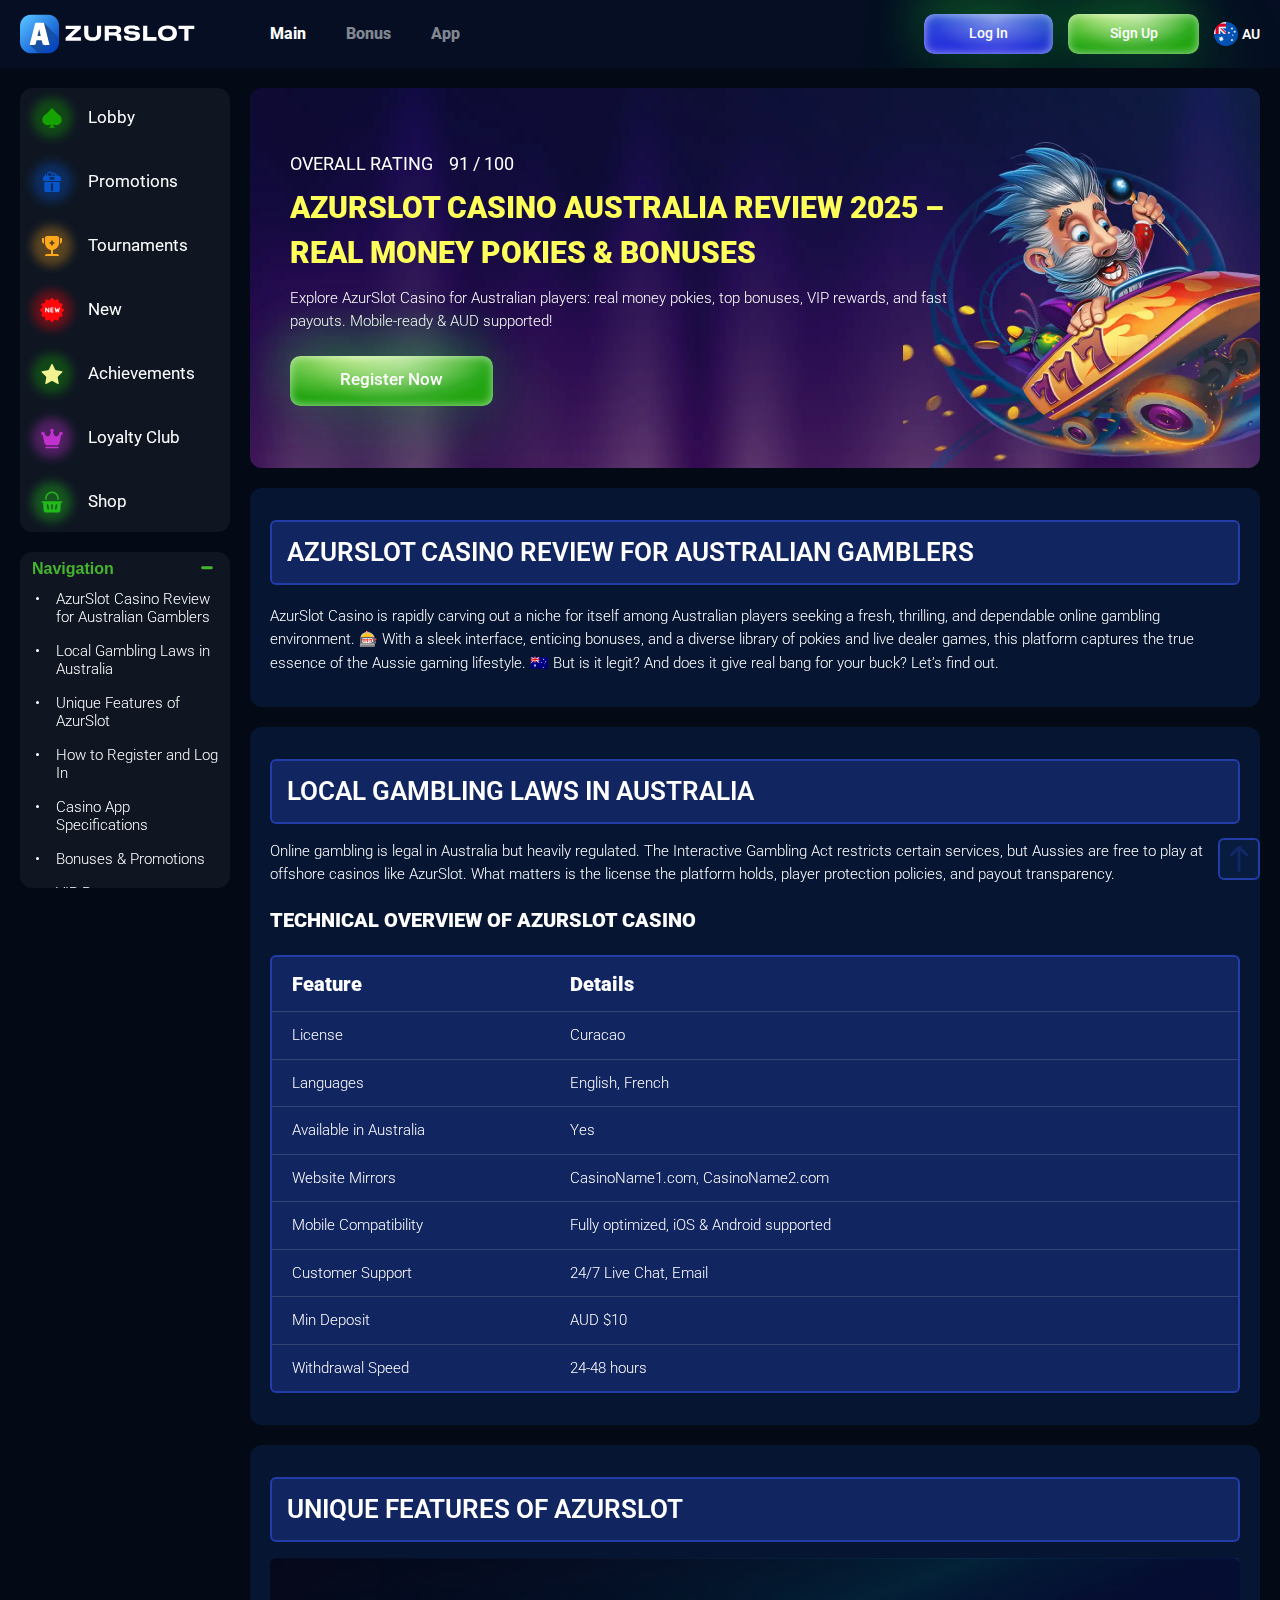
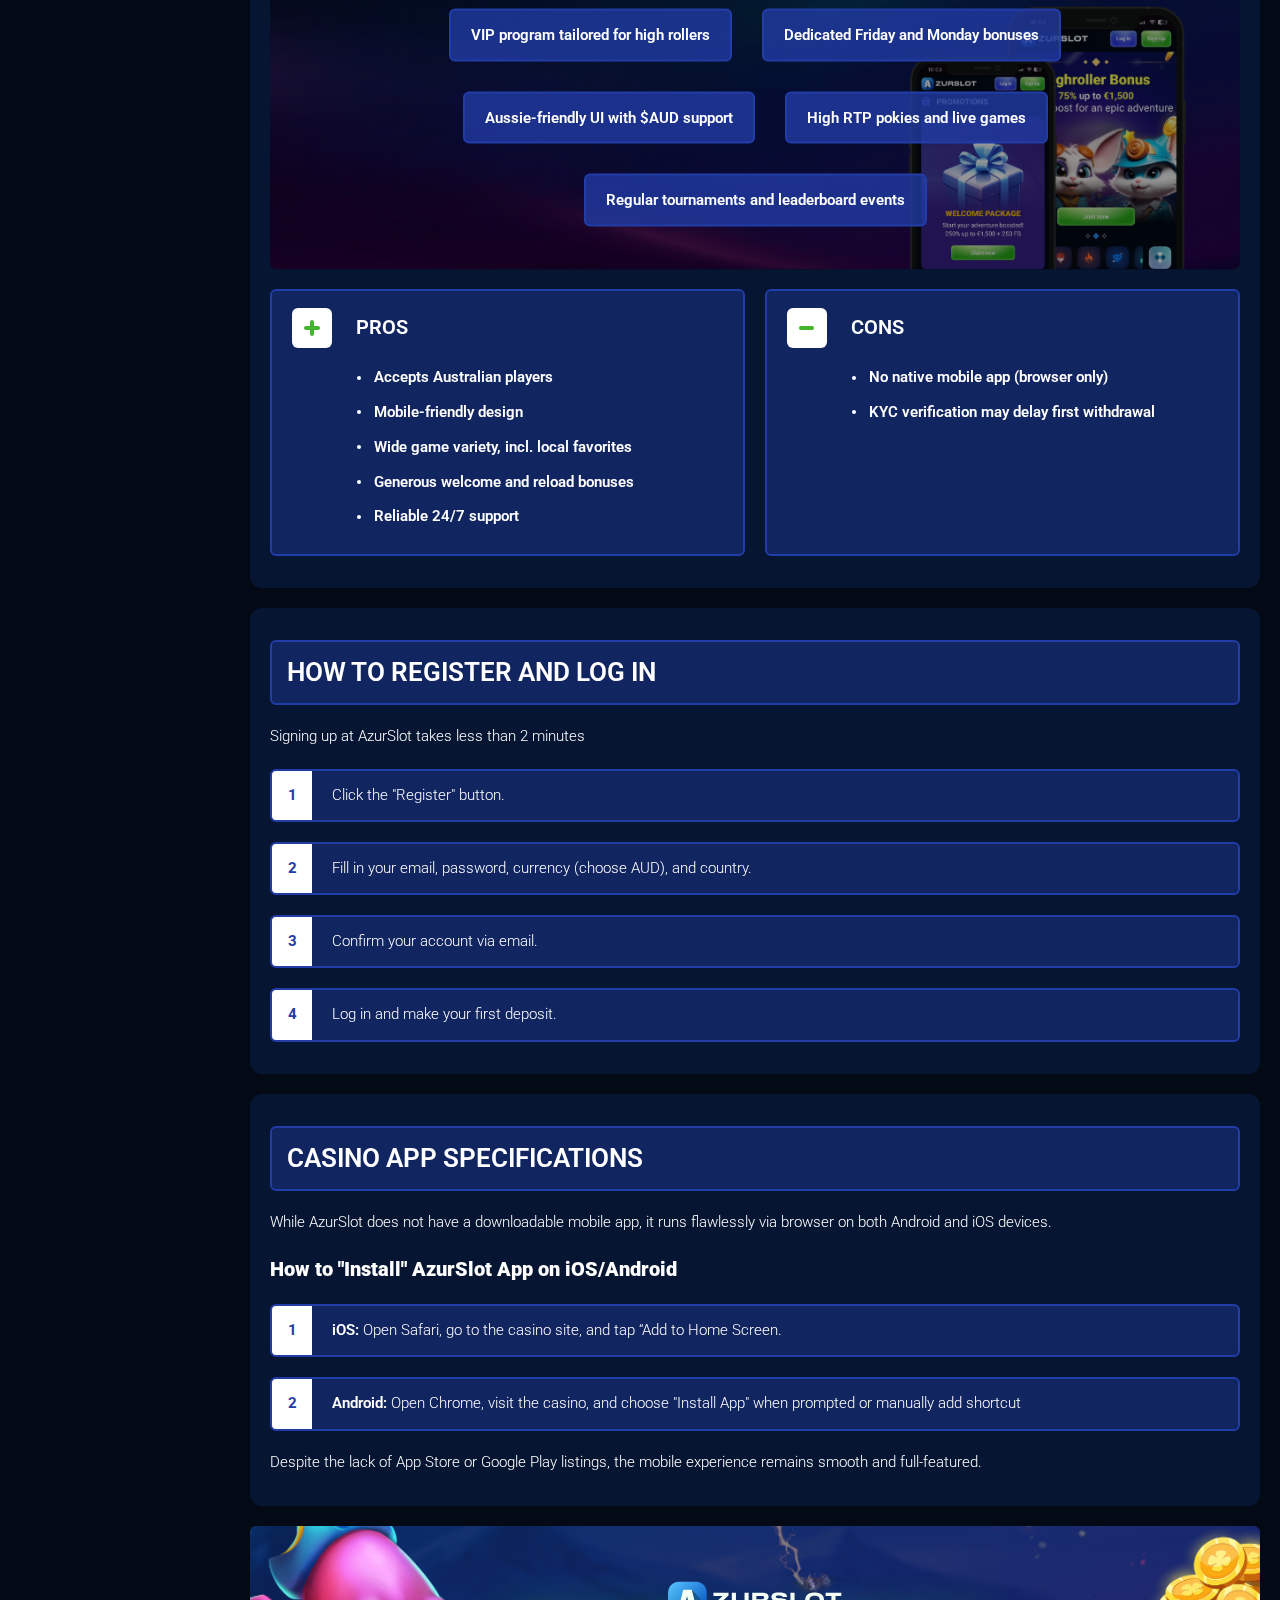
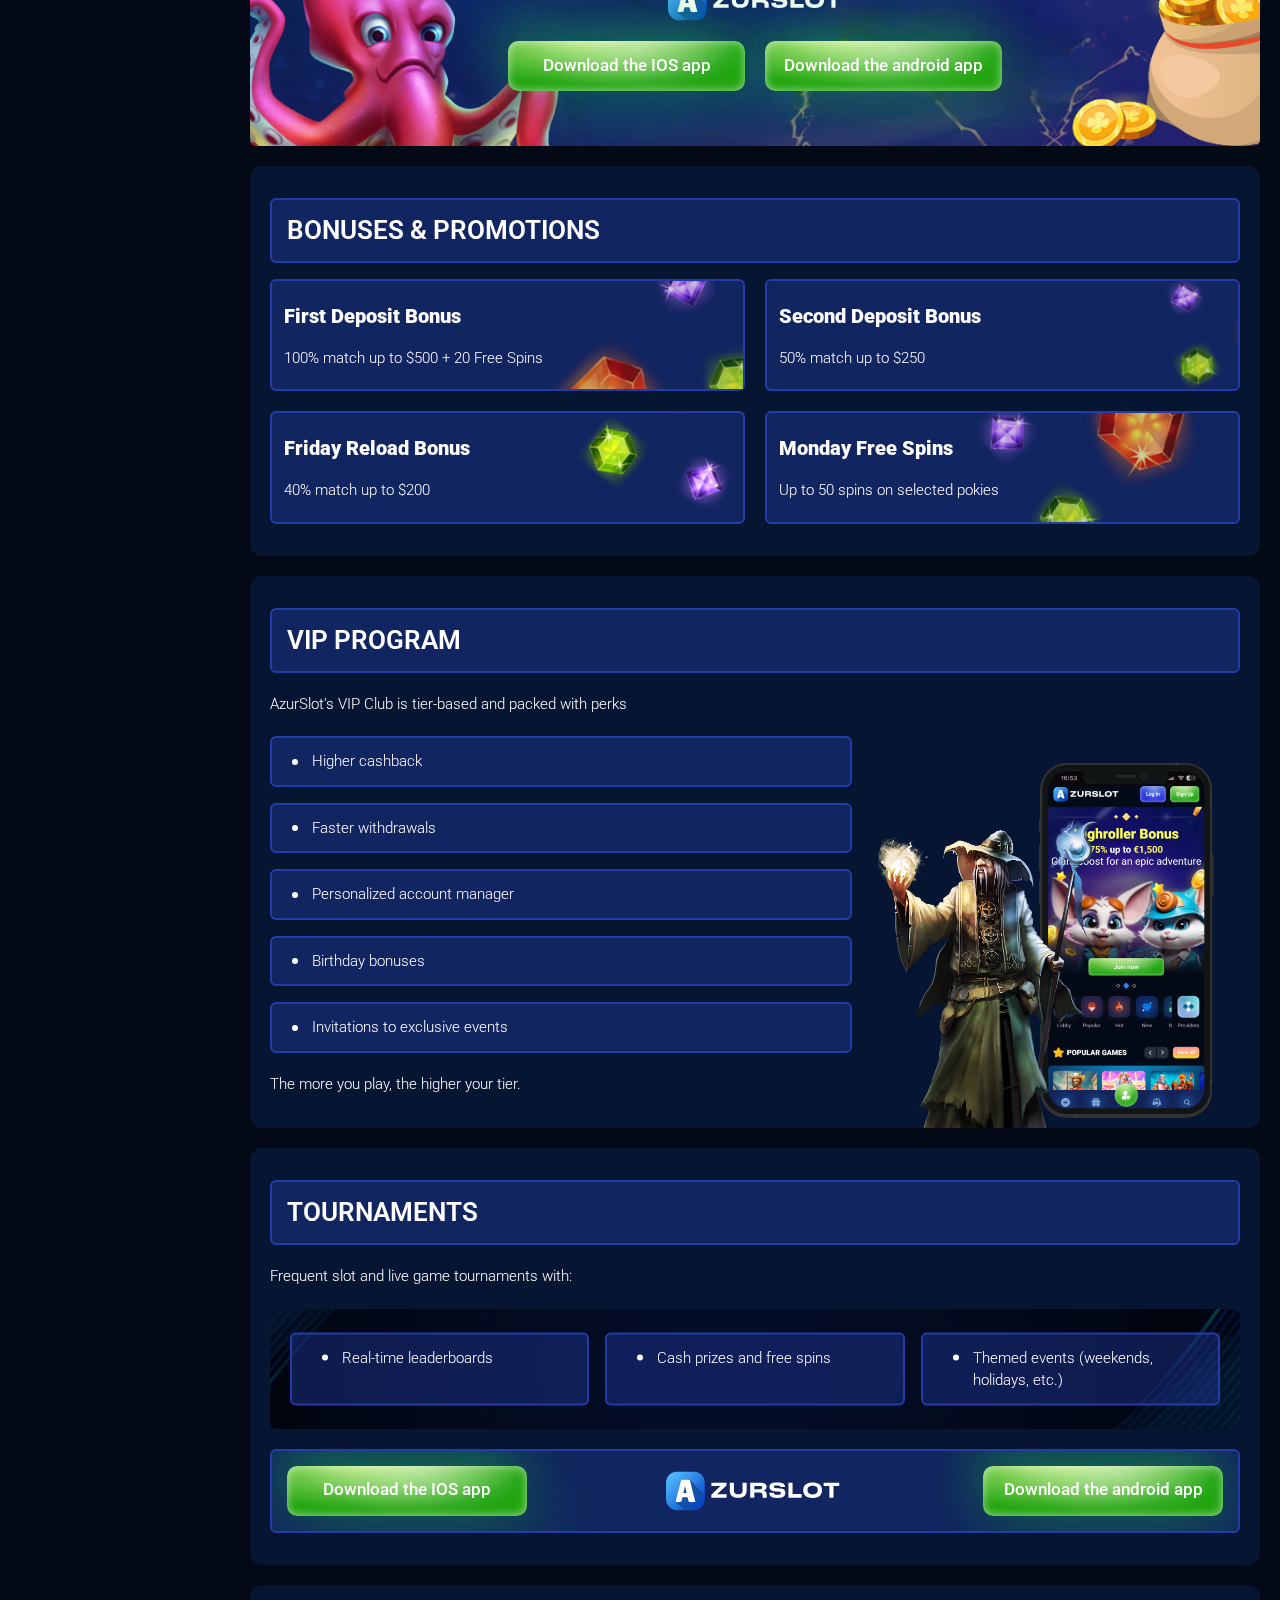
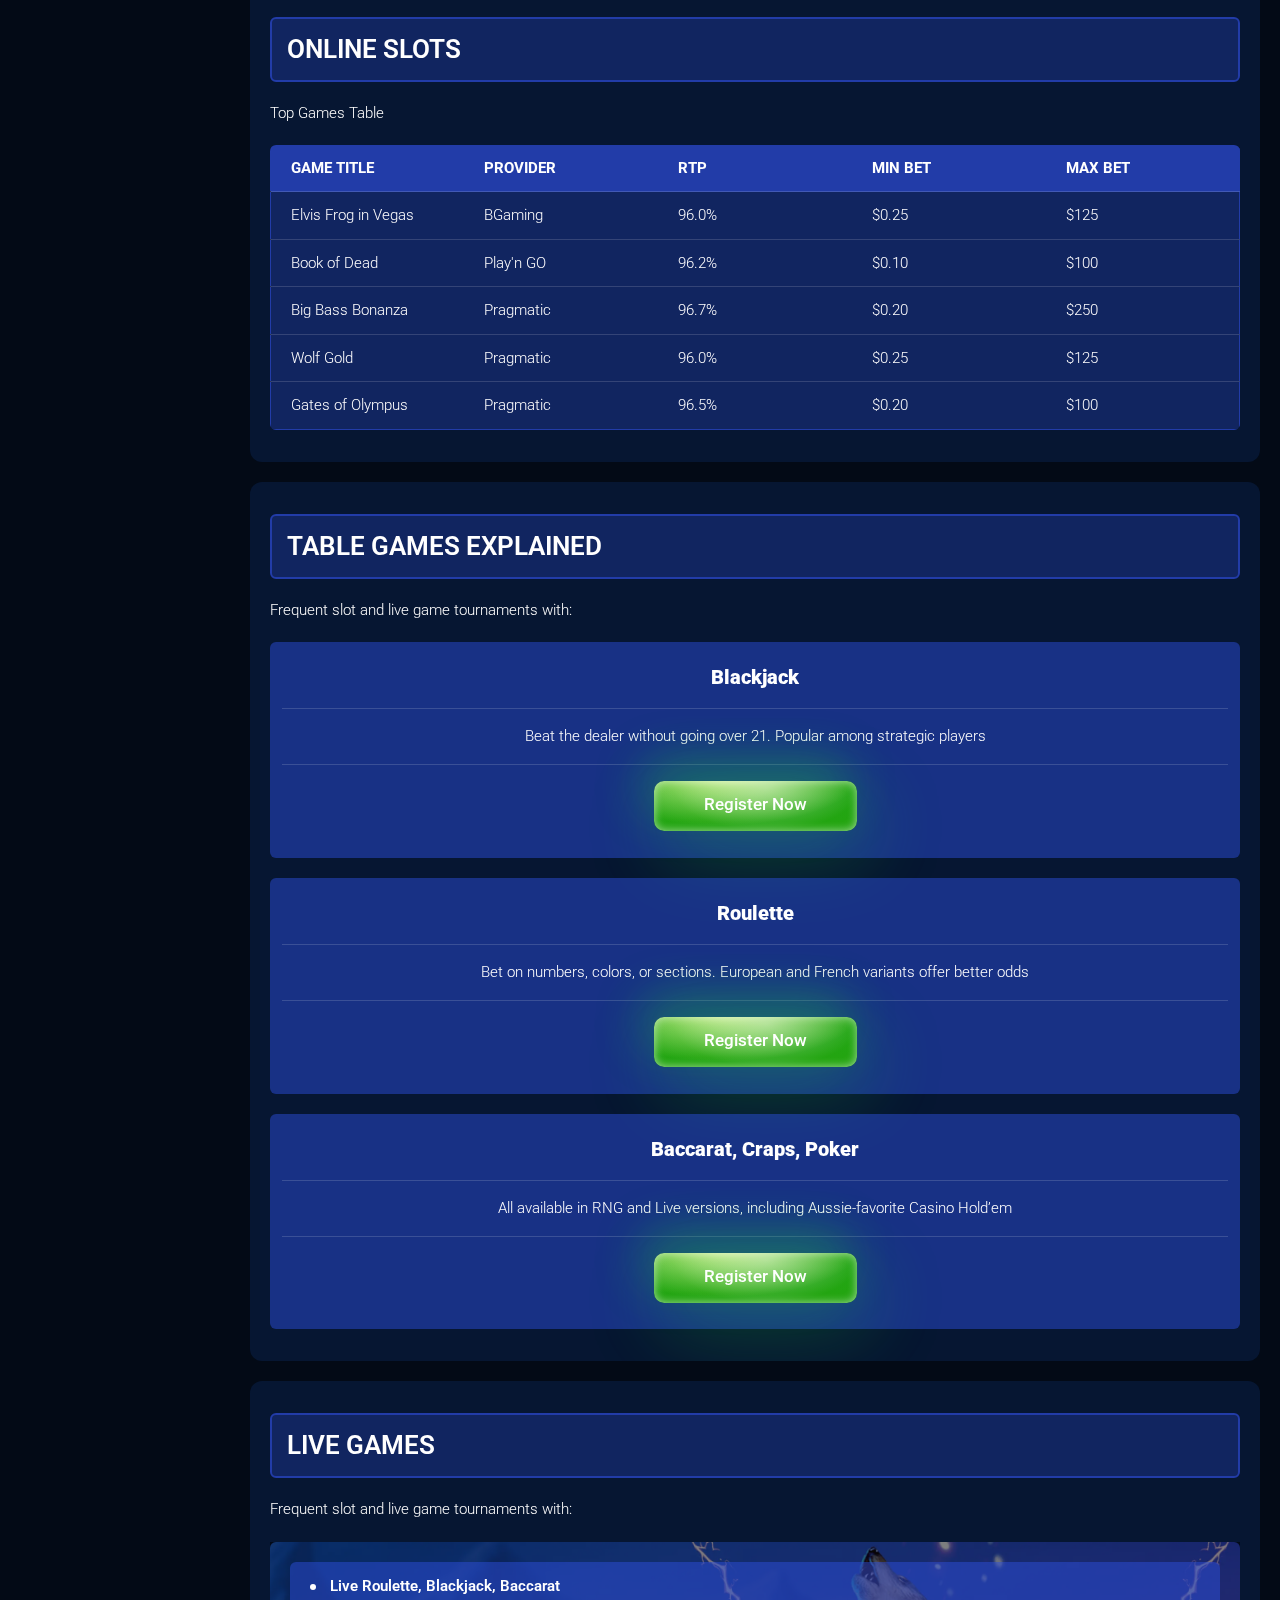
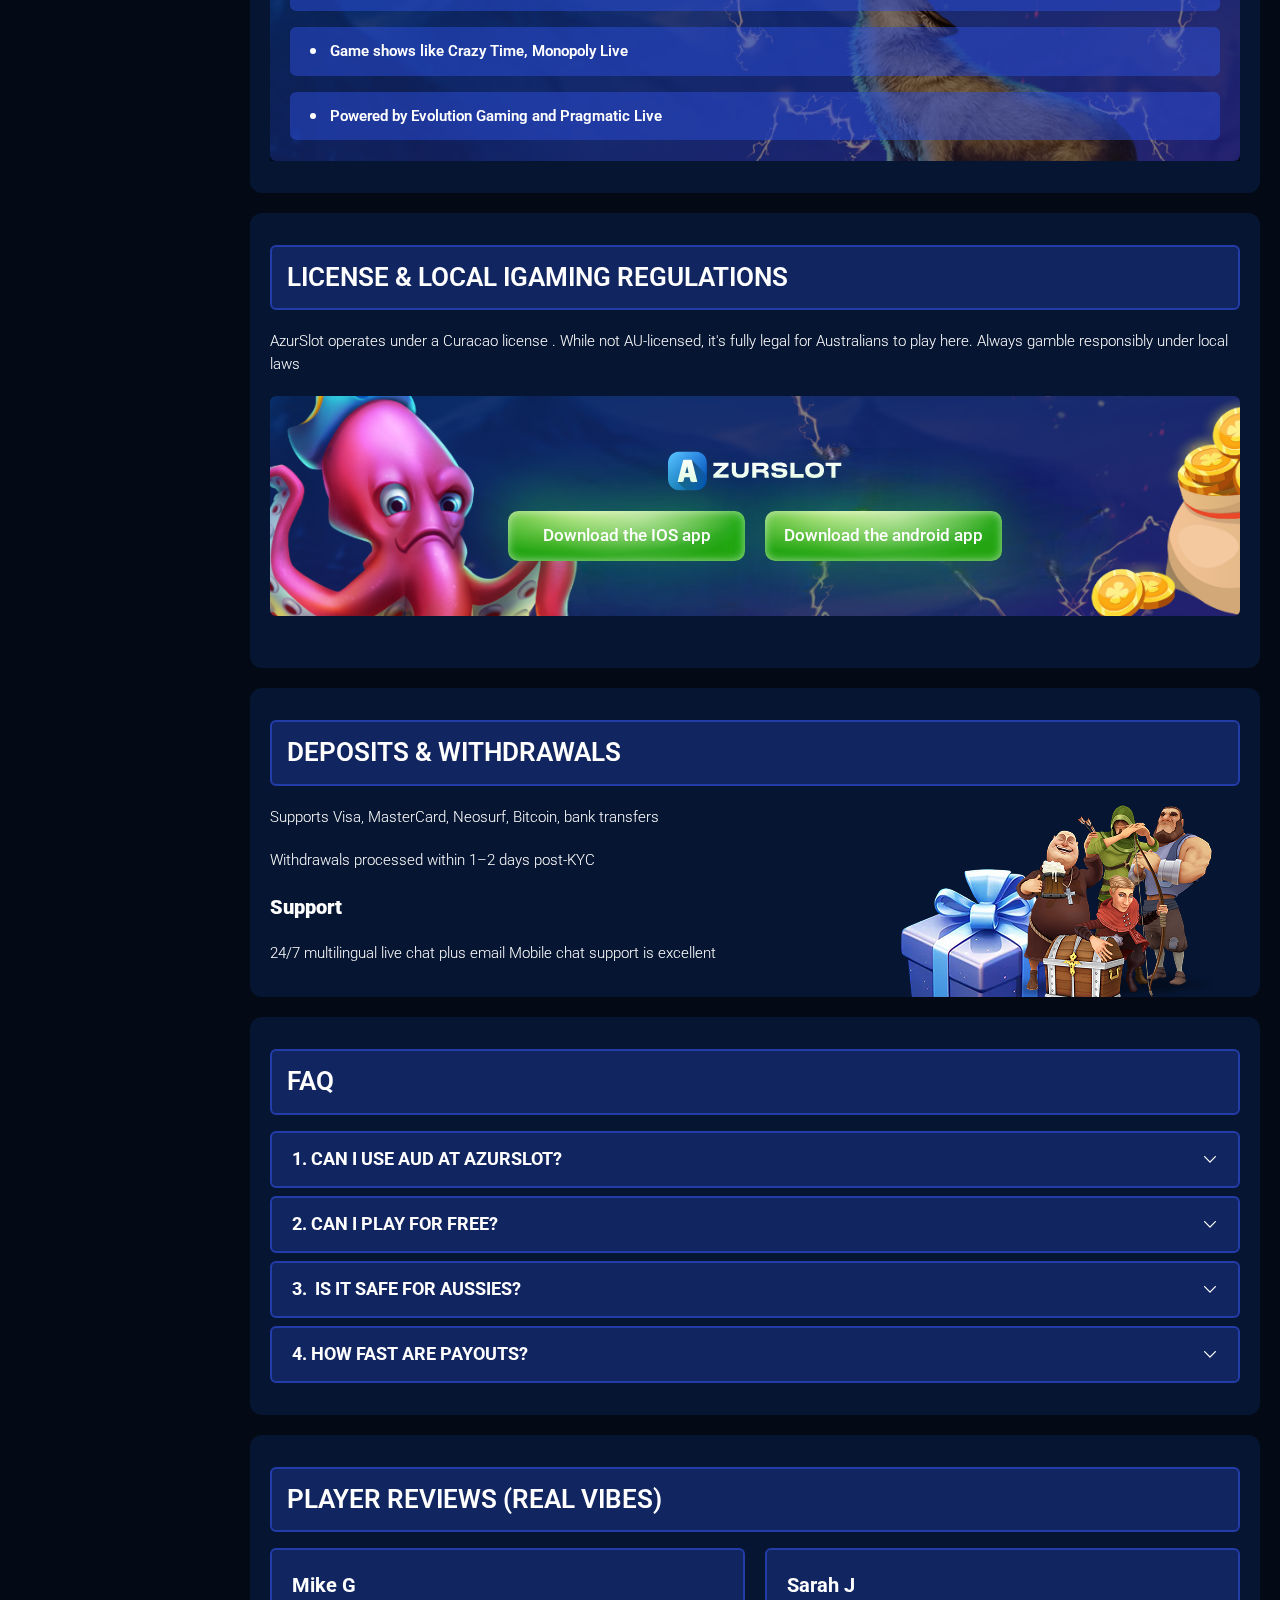
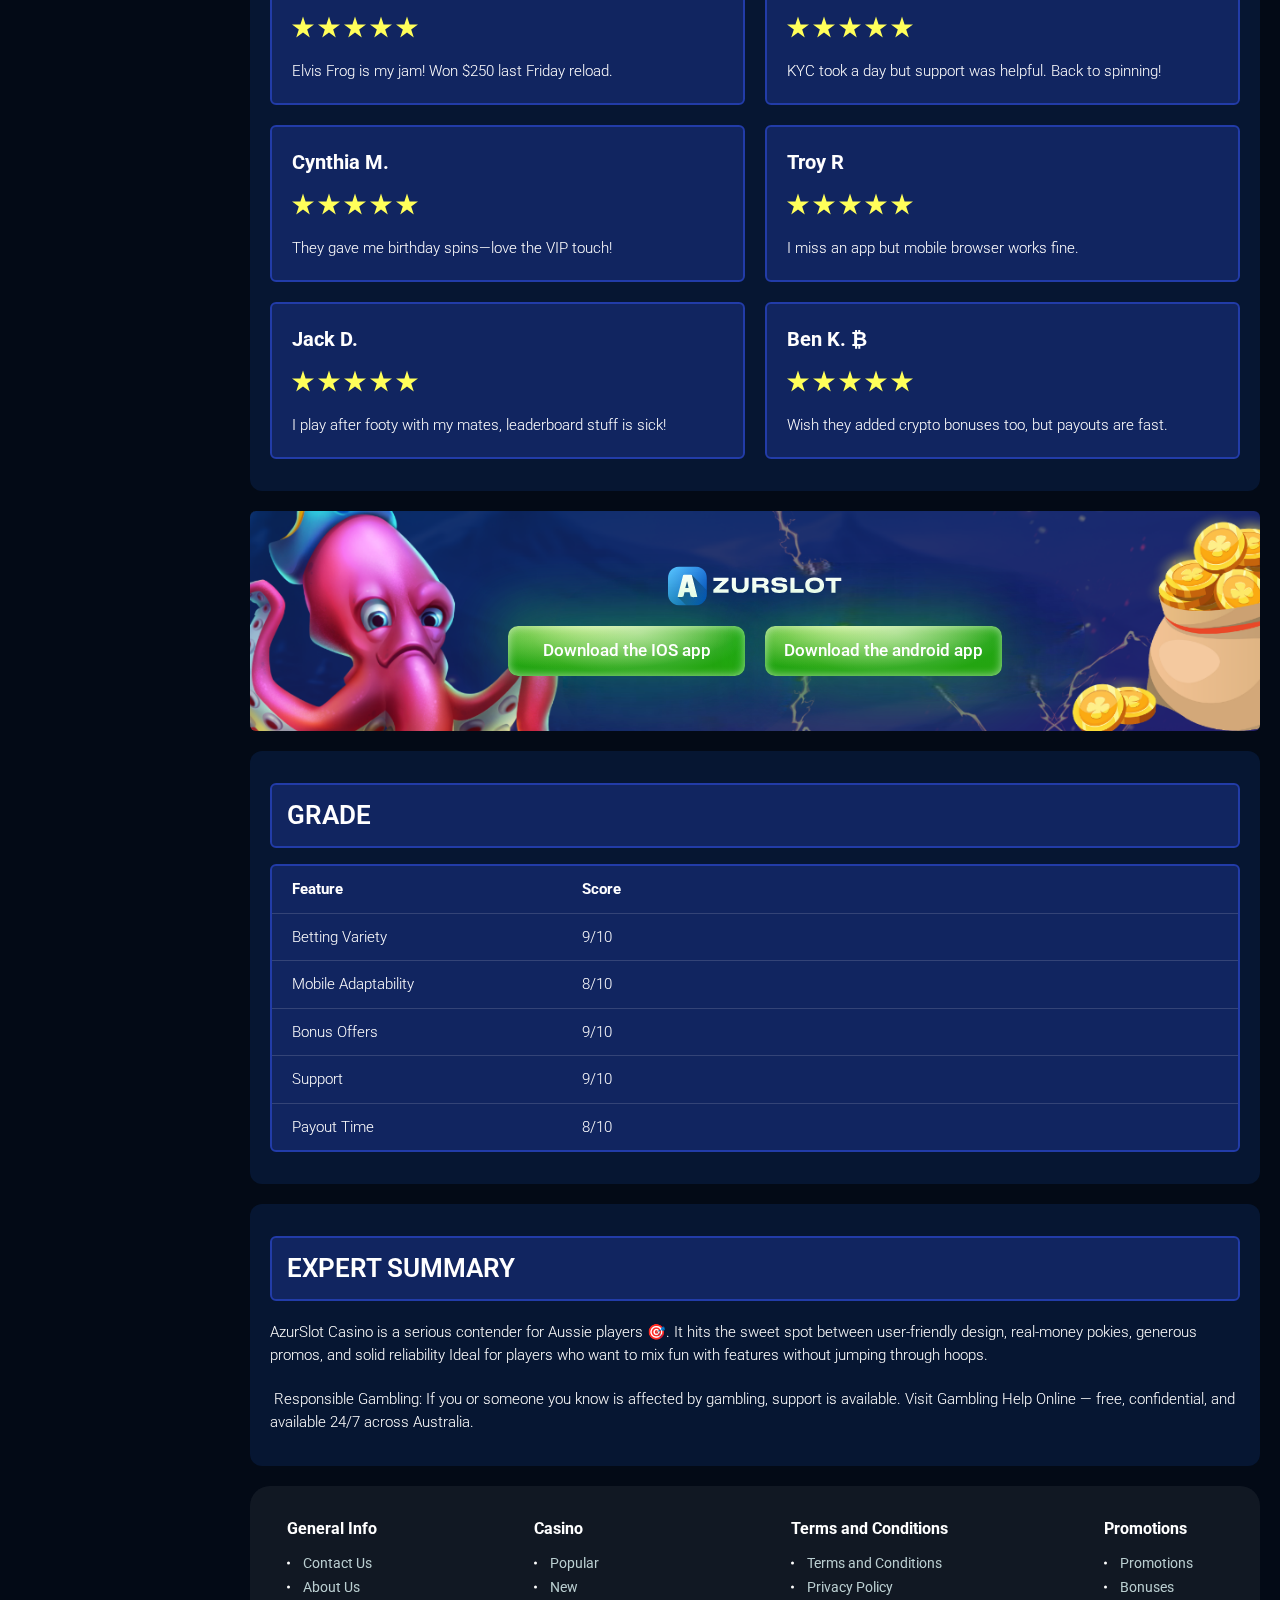
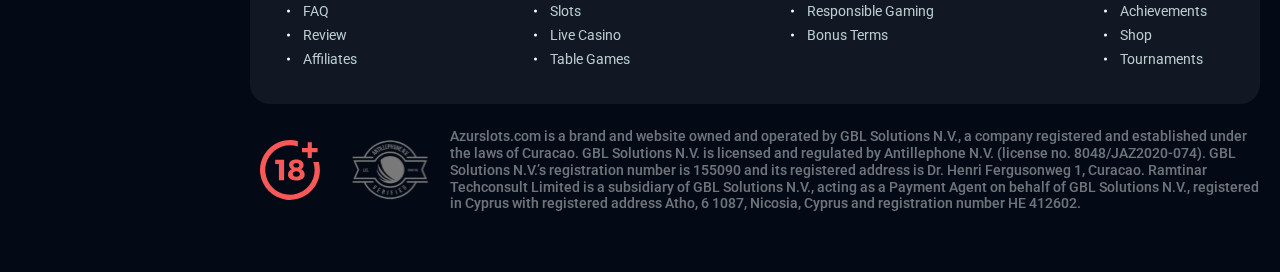
<file: index.html>
<!DOCTYPE html>
<html lang="en-AU">
  <head>
    <meta charset="UTF-8" />
    <meta name="viewport" content="width=device-width, initial-scale=1.0" />
    <title>
      AzurSlot Casino Australia Review 2025 – Real Money Pokies & Bonuses
    </title>
    <meta
      name="description"
      content="Explore AzurSlot Casino for Australian players: real money pokies, top bonuses, VIP rewards, and fast payouts. Mobile-ready & AUD supported!"
    />
    <meta property="og:site_name" content="Azurslot" />
    <meta
      property="og:title"
      content="AzurSlot Casino Australia Review 2025 – Real Money Pokies & Bonuses"
    />
    <meta property="og:type" content="website" />
    <meta property="og:url" content="http://azurslotcasino.au/" />
    <meta property="og:image" content />
    <meta property="og:image:alt" content />
    <meta property="og:locale" content="au" />
    <meta
      property="og:description"
      content="Explore AzurSlot Casino for Australian players: real money pokies, top bonuses, VIP rewards, and fast payouts. Mobile-ready & AUD supported!"
    />
    <link rel="preconnect" href="https://fonts.googleapis.com" />
    <link rel="preconnect" href="https://fonts.gstatic.com" crossorigin />
    <link
      href="https://fonts.googleapis.com/css2?family=Roboto:wght@400;500;700;800;900;&family=Montserrat:wght@100;200;300;400;500;600;700;800;900&display=swap"
      rel="stylesheet"
    />

    <link rel="stylesheet" href="./css/reset.css" />
    <link rel="stylesheet" href="./css/main.css" />
    <link rel="stylesheet" href="./css/media.css" />
    <link rel="icon" href="./images/favicon.png" type="image/x-icon" />
    <script
      src="https://code.jquery.com/jquery-3.6.1.min.js"
      integrity="sha256-o88AwQnZB+VDvE9tvIXrMQaPlFFSUTR+nldQm1LuPXQ="
      crossorigin="anonymous"
    ></script>
  </head>
  <body>
    <header class="header">
      <section class="content header__content">
        <a href="./index.html" class="logo header__logo"
          ><img src="./images/logo.svg" alt="logo" title=""
        /></a>
        <button class="header__btn-menu">
          <svg
            width="16px"
            height="16px"
            viewBox="0 0 16 16"
            xmlns="http://www.w3.org/2000/svg"
          >
            <rect y="0" width="16" height="3" rx="1.5"></rect>
            <rect y="6.5" width="16" height="3" rx="1.5"></rect>
            <rect y="13" width="16" height="3" rx="1.5"></rect>
          </svg>
        </button>
        <nav class="menu header__menu">
          <ul class="header__menu-list">
            <li>
              <a href="./index.html" class="header__menu-current">Main</a>
            </li>
            <li><a href="./bonus.html">Bonus</a></li>
            <li><a href="./app.html">App</a></li>
          </ul>
          <div class="header__btn">
            <a
              href="#"
              class="header__button header__button-login header__btn-login"
              >Log In
            </a>
            <a
              href="#"
              class="header__button header__button-signin header__btn-signin"
              >Sign Up</a
            >
          </div>
        </nav>
        <a href="#" class="header__button header__button-login">Log In</a>
        <a href="#" class="header__button header__button-signin">Sign Up</a>

        <div class="header__language">
          <div class="header__flag-wrap">
            <a class="header__country" href="#">
              <span><img src="./images/flag.png" alt=" Flag" title /></span>
              <span>au</span>
            </a>
          </div>
        </div>
      </section>
    </header>
    <main class="main">
      <aside class="sidebar-wrapper">
        <section class="content sidebar">
          <nav class="menu sidebar__menu">
            <ul>
              <li>
                <a href="#">
                  <div class="icon-blur">
                    <span></span>
                    <img
                      class="icon-default"
                      src="./images/sidebar/lobby.svg"
                      alt=" Lobby"
                      title
                    />
                  </div>

                  Lobby
                </a>
              </li>
              <li>
                <a href="#">
                  <div class="icon-blur">
                    <span></span>
                    <img
                      class="icon-default"
                      src="./images/sidebar/promotions.svg"
                      alt="Promotions"
                      title
                    />
                  </div>
                  Promotions</a
                >
              </li>
              <li>
                <a href="#">
                  <div class="icon-blur">
                    <span></span
                    ><img
                      class="icon-default"
                      src="./images/sidebar/tournaments.svg"
                      alt="Tournaments"
                      title
                    />
                  </div>
                  Tournaments</a
                >
              </li>
              <li>
                <a href="#">
                  <div class="icon-blur">
                    <span></span
                    ><img
                      class="icon-default"
                      src="./images/sidebar/new.svg"
                      alt="New"
                      title
                    />
                  </div>

                  New</a
                >
              </li>
              <li>
                <a href="">
                  <div class="icon-blur">
                    <span></span
                    ><img
                      class="icon-default"
                      src="./images/sidebar/achievements.svg"
                      alt="Achievements"
                      title
                    />
                  </div>
                  Achievements</a
                >
              </li>

              <li>
                <a href="">
                  <div class="icon-blur">
                    <span></span
                    ><img
                      class="icon-default"
                      src="./images/sidebar/loyaltyClub.svg"
                      alt="Loyalty Club"
                      title
                    />
                  </div>
                  Loyalty Club</a
                >
              </li>
              <li>
                <a href="">
                  <div class="icon-blur">
                    <span></span
                    ><img
                      class="icon-default"
                      src="./images/sidebar/shop.svg"
                      alt="Shop"
                      title
                    />
                  </div>
                  Shop</a
                >
              </li>
            </ul>
          </nav>

          <div class="sidebar__navigation">
            <button class="sidebar__links-button">Navigation</button>
            <div class="sidebar__links">
              <ul class="sidebar__links-list">
                <li>
                  <a
                    href="#AzurSlot-Casino-Review-for-Australian-Gamblers"
                    title
                    >AzurSlot Casino Review for Australian Gamblers</a
                  >
                </li>
                <li>
                  <a href="#Local-Gambling-Laws-in-Australia" title
                    >Local Gambling Laws in Australia</a
                  >
                </li>
                <li>
                  <a href="#Unique-Features-of-AzurSlot" title
                    >Unique Features of AzurSlot</a
                  >
                </li>
                <li>
                  <a href="#How-to-Register-and-Log-In" title
                    >How to Register and Log In</a
                  >
                </li>
                <li>
                  <a href="#Casino-App-Specifications" title
                    >Casino App Specifications</a
                  >
                </li>
                <li>
                  <a href="#Bonuses-&-Promotions" title>Bonuses & Promotions</a>
                </li>
                <li><a href="#VIP-Program" title>VIP Program</a></li>
                <li><a href="#Tournaments" title>Tournaments</a></li>
                <li><a href="#Online-Slots" title>Online Slots</a></li>
                <li>
                  <a href="#Table-Games-Explained" title
                    >Table Games Explained</a
                  >
                </li>
                <li><a href="#Live-Games" title>Live Games</a></li>
                <li>
                  <a href="#License-&-Local-iGaming-Regulations" title
                    >License & Local iGaming Regulations</a
                  >
                </li>
                <li>
                  <a href="#Deposits-&-Withdrawals" title
                    >Deposits & Withdrawals</a
                  >
                </li>
                <li><a href="#FAQ" title>FAQ</a></li>
                <li>
                  <a href="#Player-Reviews-(Real-Vibes)" title
                    >Player Reviews (Real Vibes)</a
                  >
                </li>
                <li><a href="#Grade" title>Grade</a></li>
                <li><a href="#Expert-Summary" title>Expert Summary</a></li>
              </ul>
            </div>
          </div>
        </section>
      </aside>

      <section class="content__wrapper">
        <section class="content hero hero__content">
          <div class="background">
            <img src="./images/main/bg-main.webp" alt="hero" title />
          </div>

          <div class="hero__data">
            <div
              class="hero__rating"
              itemscope
              itemtype="http://schema.org/Game"
            >
              <p>Overall Rating</p>
              <meta itemprop="name" content="http://azurslotcasino.au/" />
              <span
                itemprop="aggregateRating"
                itemscope
                itemtype="http://schema.org/AggregateRating"
              >
                <span itemprop="ratingValue"> 91 </span>
                <span> / </span>
                <span itemprop="bestRating"> 100 </span>
                <meta itemprop="reviewCount" content="100" />
              </span>
            </div>
            <h1 class="title general hero__title">
              AzurSlot Casino Australia Review 2025 – Real Money Pokies &
              Bonuses
            </h1>
            <p class="hero__text">
              Explore AzurSlot Casino for Australian players: real money pokies,
              top bonuses, VIP rewards, and fast payouts. Mobile-ready & AUD
              supported!
            </p>

            <a href="#" class="button hero__button">Register Now</a>
          </div>
        </section>
        <section class="content page-nav">
          <div class="page-nav-button sidebar__links-button">Navigation</div>
          <ul class="page-nav-list sidebar__links-list">
            <li>
              <a href="#" title
                >AzurSlot Casino Review for Australian Gamblers</a
              >
            </li>
            <li>
              <a href="#AzurSlot-Casino-Review-for-Australian-Gamblers" title
                >AzurSlot Casino Review for Australian Gamblers</a
              >
            </li>
            <li>
              <a href="#Local-Gambling-Laws-in-Australia" title
                >Local Gambling Laws in Australia</a
              >
            </li>
            <li>
              <a href="#Unique-Features-of-AzurSlot" title
                >Unique Features of AzurSlot</a
              >
            </li>
            <li>
              <a href="#How-to-Register-and-Log-In" title
                >How to Register and Log In</a
              >
            </li>
            <li>
              <a href="#Casino-App-Specifications" title
                >Casino App Specifications</a
              >
            </li>
            <li>
              <a href="#Bonuses-&-Promotions" title>Bonuses & Promotions</a>
            </li>
            <li><a href="#VIP-Program" title>VIP Program</a></li>
            <li><a href="#Tournaments" title>Tournaments</a></li>
            <li><a href="#Online-Slots" title>Online Slots</a></li>
            <li>
              <a href="#Table-Games-Explained" title>Table Games Explained</a>
            </li>
            <li><a href="#Live-Games" title>Live Games</a></li>
            <li>
              <a href="#License-&-Local-iGaming-Regulations" title
                >License & Local iGaming Regulations</a
              >
            </li>
            <li>
              <a href="#Deposits-&-Withdrawals" title>Deposits & Withdrawals</a>
            </li>
            <li><a href="#FAQ" title>FAQ</a></li>
            <li>
              <a href="#Player-Reviews-(Real-Vibes)" title
                >Player Reviews (Real Vibes)</a
              >
            </li>
            <li><a href="#Grade" title>Grade</a></li>
            <li><a href="#Expert-Summary" title>Expert Summary</a></li>
          </ul>
        </section>
        <section
          class="content article"
          id="AzurSlot-Casino-Review-for-Australian-Gamblers"
        >
          <h2 class="article__title high title">
            AzurSlot Casino Review for Australian Gamblers
          </h2>
          <p>
            AzurSlot Casino is rapidly carving out a niche for itself among
            Australian players seeking a fresh, thrilling, and dependable online
            gambling environment. 🎰 With a sleek interface, enticing bonuses,
            and a diverse library of pokies and live dealer games, this platform
            captures the true essence of the Aussie gaming lifestyle. 🇦🇺 But is
            it legit? And does it give real bang for your buck? Let’s find out.
          </p>
        </section>
        <section class="content about" id="Local-Gambling-Laws-in-Australia">
          <h2 class="title high about__title">
            Local Gambling Laws in Australia
          </h2>
          <p>
            Online gambling is legal in Australia but heavily regulated. The
            Interactive Gambling Act restricts certain services, but Aussies are
            free to play at offshore casinos like AzurSlot. What matters is the
            license the platform holds, player protection policies, and payout
            transparency.
          </p>
          <h3 class="title medium about__subtitle">
            Technical Overview of AzurSlot Casino
          </h3>
          <table class="about__table">
            <tbody class="about__group">
              <tr>
                <th>Feature</th>
                <th>Details</th>
              </tr>
              <tr>
                <td>License</td>
                <td>Curacao</td>
              </tr>
              <tr>
                <td>Languages</td>
                <td>English, French</td>
              </tr>
              <tr>
                <td>Available in Australia</td>
                <td>Yes</td>
              </tr>
              <tr>
                <td>Website Mirrors</td>
                <td>CasinoName1.com, CasinoName2.com</td>
              </tr>
              <tr>
                <td>Mobile Compatibility</td>
                <td>Fully optimized, iOS & Android supported</td>
              </tr>
              <tr>
                <td>Customer Support</td>
                <td>24/7 Live Chat, Email</td>
              </tr>
              <tr>
                <td>Min Deposit</td>
                <td>AUD $10</td>
              </tr>
              <tr>
                <td>Withdrawal Speed</td>
                <td>24-48 hours</td>
              </tr>
            </tbody>
          </table>
        </section>

        <section class="content features" id="Unique-Features-of-AzurSlot">
          <h2 class="title high features__title">
            Unique Features of AzurSlot
          </h2>
          <div class="features__content">
            <div class="features__wrap">
              <div class="features__background">
                <img src="./images/main/banner-main1.png" alt="banner" title />
              </div>
              <ul>
                <li>VIP program tailored for high rollers</li>
                <li>Dedicated Friday and Monday bonuses</li>
                <li>Aussie-friendly UI with $AUD support</li>
                <li>High RTP pokies and live games</li>
                <li>Regular tournaments and leaderboard events</li>
              </ul>
            </div>
            <div class="features__list">
              <div class="features__info">
                <h3 class="">Pros</h3>
                <ul class="features__pros">
                  <li class="features__item">Accepts Australian players</li>
                  <li>Mobile-friendly design</li>
                  <li>Wide game variety, incl. local favorites</li>
                  <li>Generous welcome and reload bonuses</li>
                  <li>Reliable 24/7 support</li>
                </ul>
              </div>
              <div class="features__info">
                <h3 class="features__info-cons">Cons</h3>
                <ul class="features__cons">
                  <li>No native mobile app (browser only)</li>
                  <li>KYC verification may delay first withdrawal</li>
                </ul>
              </div>
            </div>
          </div>
        </section>
        <section class="content article" id="How-to-Register-and-Log-In">
          <h2 class="article__title high title">How to Register and Log In</h2>
          <p>Signing up at AzurSlot takes less than 2 minutes</p>
          <ol>
            <li>Click the "Register" button.</li>
            <li>
              Fill in your email, password, currency (choose AUD), and country.
            </li>
            <li>Confirm your account via email.</li>
            <li>Log in and make your first deposit.</li>
          </ol>
        </section>

        <section class="content article" id="Casino-App-Specifications">
          <h2 class="article__title high title">Casino App Specifications</h2>
          <p>
            While AzurSlot does not have a downloadable mobile app, it runs
            flawlessly via browser on both Android and iOS devices.
          </p>
          <h3>How to "Install" AzurSlot App on iOS/Android</h3>
          <ol>
            <li>
              <span>iOS:</span> Open Safari, go to the casino site, and tap “Add
              to Home Screen.
            </li>
            <li>
              <span>Android:</span> Open Chrome, visit the casino, and choose
              "Install App" when prompted or manually add shortcut
            </li>
          </ol>
          <p>
            Despite the lack of App Store or Google Play listings, the mobile
            experience remains smooth and full-featured.
          </p>
        </section>

        <section class="content banner">
          <div class="background banner__background">
            <img src="./images/main/banner-main.png" alt="banner" title />
          </div>
          <div class="banner__info">
            <a href="#" class="logo banner__logo"
              ><img src="./images/logo.svg" alt="logo" title=""
            /></a>
            <div class="banner__buttons">
              <a href="#" class="button banner__button">Download the IOS app</a>
              <a href="#" class="button banner__button"
                >Download the android app</a
              >
            </div>
          </div>
        </section>
        <section class="content bonus" id="Bonuses-&-Promotions">
          <h2 class="bonus__title high title">Bonuses & Promotions</h2>
          <ul>
            <li>
              First Deposit Bonus
              <span>100% match up to $500 + 20 Free Spins</span>
              <div>
                <img src="./images/main/main-decor1.svg" alt="decor" title />
              </div>
            </li>
            <li>
              Second Deposit Bonus
              <span>50% match up to $250</span>
              <div>
                <img src="./images/main/main-decor2.svg" alt="decor" title />
              </div>
            </li>
            <li>
              Friday Reload Bonus
              <span>40% match up to $200</span>
              <div>
                <img src="./images/main/main-decor3.svg" alt="decor" title />
              </div>
            </li>
            <li>
              Monday Free Spins
              <span>Up to 50 spins on selected pokies</span>
              <div>
                <img src="./images/main/main-decor4.svg" alt="decor" title />
              </div>
            </li>
          </ul>
        </section>
        <section class="content article article__program" id="VIP-Program">
          <h2 class="article__title high title">VIP Program</h2>
          <p>AzurSlot’s VIP Club is tier-based and packed with perks</p>
          <ul>
            <li>Higher cashback</li>
            <li>Faster withdrawals</li>
            <li>Personalized account manager</li>
            <li>Birthday bonuses</li>
            <li>Invitations to exclusive events</li>
          </ul>
          <p>The more you play, the higher your tier.</p>
          <div>
            <img src="./images/main/main-vip.png" alt="decor" title />
          </div>
        </section>
        <section class="content article article__tournaments" id="Tournaments">
          <h2 class="article__title high title">Tournaments</h2>
          <p>Frequent slot and live game tournaments with:</p>
          <div>
            <div class="images">
              <img
                src="./images/main/img-tournaments.jpg"
                alt="images"
                title
                class=""
              />
            </div>
            <ul>
              <li>Real-time leaderboards</li>
              <li>Cash prizes and free spins</li>
              <li>Themed events (weekends, holidays, etc.)</li>
            </ul>
          </div>
          <div class="article__tournaments-block">
            <a href="#" class="button article__tournaments__button"
              >Download the IOS app</a
            >
            <a href="#" class="logo article__tournaments__logo"
              ><img src="./images/logo.svg" alt="logo" title=""
            /></a>
            <a href="#" class="button article__tournaments__button"
              >Download the android app</a
            >
          </div>
        </section>
        <section class="content article" id="Online-Slots">
          <h2 class="article__title article__title-roulette high title">
            Online Slots
          </h2>
          <p>Top Games Table</p>
          <div class="article__statistic-wrapper">
            <table class="article__statistic">
              <tbody>
                <tr>
                  <th>Game Title</th>
                  <th>Provider</th>
                  <th>RTP</th>
                  <th>Min Bet</th>
                  <th>Max Bet</th>
                </tr>

                <tr>
                  <td>Elvis Frog in Vegas</td>
                  <td>BGaming</td>
                  <td>96.0%</td>
                  <td>$0.25</td>
                  <td>$125</td>
                </tr>
                <tr>
                  <td>Book of Dead</td>
                  <td>Play'n GO</td>
                  <td>96.2%</td>
                  <td>$0.10</td>
                  <td>$100</td>
                </tr>
                <tr>
                  <td>Big Bass Bonanza</td>
                  <td>Pragmatic</td>
                  <td>96.7%</td>
                  <td>$0.20</td>
                  <td>$250</td>
                </tr>
                <tr>
                  <td>Wolf Gold</td>
                  <td>Pragmatic</td>
                  <td>96.0%</td>
                  <td>$0.25</td>
                  <td>$125</td>
                </tr>
                <tr>
                  <td>Gates of Olympus</td>
                  <td>Pragmatic</td>
                  <td>96.5%</td>
                  <td>$0.20</td>
                  <td>$100</td>
                </tr>
              </tbody>
            </table>
          </div>
        </section>

        <section
          class="content article article-games"
          id="Table-Games-Explained"
        >
          <h2 class="article__title high title">Table Games Explained</h2>
          <p>Frequent slot and live game tournaments with:</p>
          <ul>
            <li>
              <h3>Blackjack</h3>
              <p>
                Beat the dealer without going over 21. Popular among strategic
                players
              </p>
              <a href="#" class="button article-games__button">Register Now</a>
            </li>
            <li>
              <h3>Roulette</h3>
              <p>
                Bet on numbers, colors, or sections. European and French
                variants offer better odds
              </p>
              <a href="#" class="button article-games__button">Register Now</a>
            </li>
            <li>
              <h3>Baccarat, Craps, Poker</h3>
              <p>
                All available in RNG and Live versions, including
                Aussie-favorite Casino Hold’em
              </p>
              <a href="#" class="button article-games__button">Register Now</a>
            </li>
          </ul>
        </section>
        <section class="content article article__live" id="Live-Games">
          <h2 class="article__title high title">Live Games</h2>
          <p>Frequent slot and live game tournaments with:</p>
          <div class="article__live-wrap">
            <div class="images">
              <img src="./images/main/banner-main3.webp" alt="banner" title />
            </div>
            <ul>
              <li>Live Roulette, Blackjack, Baccarat</li>
              <li>Game shows like Crazy Time, Monopoly Live</li>
              <li>Powered by Evolution Gaming and Pragmatic Live</li>
            </ul>
          </div>
        </section>
        <section
          class="content article"
          id="License-&-Local-iGaming-Regulations"
        >
          <h2 class="article__title high title">
            License & Local iGaming Regulations
          </h2>
          <p>
            AzurSlot operates under a Curacao license . While not AU-licensed,
            it's fully legal for Australians to play here. Always gamble
            responsibly under local laws
          </p>
          <section class="content banner">
            <div class="background banner__background">
              <img src="./images/main/banner-main.png" alt="banner" title />
            </div>
            <div class="banner__info">
              <a href="#" class="logo banner__logo"
                ><img src="./images/logo.svg" alt="logo" title=""
              /></a>
              <div class="banner__buttons">
                <a href="#" class="button banner__button banner__button-local"
                  >Download the IOS app</a
                >
                <a href="#" class="button banner__button banner__button-local"
                  >Download the android app</a
                >
              </div>
            </div>
          </section>
        </section>
        <section
          class="content article article__deposit"
          id="Deposits-&-Withdrawals"
        >
          <h2 class="article__title title high">Deposits & Withdrawals</h2>
          <div class="article__deposit-info">
            <p>Supports Visa, MasterCard, Neosurf, Bitcoin, bank transfers</p>
            <p>Withdrawals processed within 1–2 days post-KYC</p>
            <h3>Support</h3>
            <p>
              24/7 multilingual live chat plus email Mobile chat support is
              excellent
            </p>
          </div>
          <div class="article__deposit-image">
            <img
              class="article__deposit1-image"
              src="./images/main/decor-deposit.png"
              alt="decor"
              title
            />
            <img
              class="article__deposit2-image"
              src="./images/main/decor-deposit1.png"
              alt="decor"
              title
            />
          </div>
        </section>
        <section class="content faq" id="FAQ">
          <h2 class="title high faq__title">FAQ</h2>
          <ul class="faq__list" itemscope itemtype="https://schema.org/FAQPage">
            <li
              class="faq__item"
              itemscope
              itemprop="mainEntity"
              itemtype="https://schema.org/Question"
            >
              <h3
                class="title medium faq__subtitle js-button-expander"
                itemprop="name"
              >
                1. Can I use AUD at AzurSlot?
              </h3>
              <div
                class="faq__answer js-expand-content"
                itemscope
                itemprop="acceptedAnswer"
                itemtype="https://schema.org/Answer"
              >
                <p itemprop="text">Yes, AUD is fully supported</p>
              </div>
            </li>
            <li
              class="faq__item"
              itemscope
              itemprop="mainEntity"
              itemtype="https://schema.org/Question"
            >
              <h3
                class="title medium faq__subtitle js-button-expander"
                itemprop="name"
              >
                2. Can I play for free?
              </h3>
              <div
                class="faq__answer js-expand-content"
                itemscope
                itemprop="acceptedAnswer"
                itemtype="https://schema.org/Answer"
              >
                <p itemprop="text">Most slots offer demo mode</p>
              </div>
            </li>
            <li
              class="faq__item"
              itemscope
              itemprop="mainEntity"
              itemtype="https://schema.org/Question"
            >
              <h3
                class="title medium faq__subtitle js-button-expander"
                itemprop="name"
              >
                3.  Is it safe for Aussies?
              </h3>
              <div
                class="faq__answer js-expand-content"
                itemscope
                itemprop="acceptedAnswer"
                itemtype="https://schema.org/Answer"
              >
                <p itemprop="text">Yes, it’s offshore-licensed and secure</p>
              </div>
            </li>
            <li
              class="faq__item"
              itemscope
              itemprop="mainEntity"
              itemtype="https://schema.org/Question"
            >
              <h3
                class="title medium faq__subtitle js-button-expander"
                itemprop="name"
              >
                4. How fast are payouts?
              </h3>
              <div
                class="faq__answer js-expand-content"
                itemscope
                itemprop="acceptedAnswer"
                itemtype="https://schema.org/Answer"
              >
                <p itemprop="text">Usually 24–48 hours after verification</p>
              </div>
            </li>
          </ul>
        </section>
        <section
          class="content review"
          id="Player-Reviews-(Real-Vibes)"
          itemscope
          itemtype="https://schema.org/Review"
        >
          <div
            itemprop="itemReviewed"
            itemscope=""
            itemtype="https://schema.org/Game"
            style="visibility: hidden; margin: 0 !important"
          >
            <meta itemprop="name" content="AzurSlot" />
          </div>
          <h2 class="title high review__title">Player Reviews (Real Vibes)</h2>
          <ul>
            <li>
              <meta itemprop="name" content="AzurSlot" />
              <div class="review__wrapper">
                <div class="review__cards">
                  <div class="review__wrapp">
                    <h3
                      itemprop="author"
                      itemscope
                      itemtype="https://schema.org/Person"
                    >
                      <meta itemprop="name" content="Joana S." />
                      Mike G
                    </h3>
                    <div
                      itemprop="reviewRating"
                      itemscope
                      itemtype="https://schema.org/Rating"
                    >
                      <meta itemprop="ratingValue" content="5" />
                      <meta itemprop="worstRating" content="1" />
                      <meta itemprop="bestRating" content="5" />
                      <img
                        src="./images/main/ratings-icon.svg"
                        alt="star"
                        title
                      />
                      <img
                        src="./images/main/ratings-icon.svg"
                        alt="star"
                        title
                      />
                      <img
                        src="./images/main/ratings-icon.svg"
                        alt="star"
                        title
                      />
                      <img
                        src="./images/main/ratings-icon.svg"
                        alt="star"
                        title
                      />
                      <img
                        src="./images/main/ratings-icon.svg"
                        alt="star"
                        title
                      />
                    </div>
                  </div>
                </div>
                <p itemprop="reviewBody">
                  Elvis Frog is my jam! Won $250 last Friday reload.
                </p>
              </div>
            </li>
            <li>
              <meta itemprop="name" content="AzurSlot" />
              <div class="review__wrapper">
                <div class="review__cards">
                  <div class="review__wrapp">
                    <h3
                      itemprop="author"
                      itemscope
                      itemtype="https://schema.org/Person"
                    >
                      <meta itemprop="name" content="Manoel P." />Sarah J
                    </h3>
                    <div
                      itemprop="reviewRating"
                      itemscope
                      itemtype="https://schema.org/Rating"
                    >
                      <meta itemprop="ratingValue" content="5" />
                      <meta itemprop="worstRating" content="1" />
                      <meta itemprop="bestRating" content="5" />
                      <img
                        src="./images/main/ratings-icon.svg"
                        alt="star"
                        title
                      />
                      <img
                        src="./images/main/ratings-icon.svg"
                        alt="star"
                        title
                      />
                      <img
                        src="./images/main/ratings-icon.svg"
                        alt="star"
                        title
                      />
                      <img
                        src="./images/main/ratings-icon.svg"
                        alt="star"
                        title
                      />
                      <img
                        src="./images/main/ratings-icon.svg"
                        alt="star"
                        title
                      />
                    </div>
                  </div>
                </div>
                <p itemprop="reviewBody">
                  KYC took a day but support was helpful. Back to spinning!
                </p>
              </div>
            </li>
            <li>
              <meta itemprop="name" content="AzurSlot" />
              <div class="review__wrapper">
                <div class="review__cards">
                  <div class="review__wrapp">
                    <h3
                      itemprop="author"
                      itemscope
                      itemtype="https://schema.org/Person"
                    >
                      <meta itemprop="name" content="Miranda L." />Cynthia M.
                    </h3>
                    <div
                      itemprop="reviewRating"
                      itemscope
                      itemtype="https://schema.org/Rating"
                    >
                      <meta itemprop="ratingValue" content="5" />
                      <meta itemprop="worstRating" content="1" />
                      <meta itemprop="bestRating" content="5" />
                      <img
                        src="./images/main/ratings-icon.svg"
                        alt="star"
                        title
                      />
                      <img
                        src="./images/main/ratings-icon.svg"
                        alt="star"
                        title
                      />
                      <img
                        src="./images/main/ratings-icon.svg"
                        alt="star"
                        title
                      />
                      <img
                        src="./images/main/ratings-icon.svg"
                        alt="star"
                        title
                      />
                      <img
                        src="./images/main/ratings-icon.svg"
                        alt="star"
                        title
                      />
                    </div>
                  </div>
                </div>
                <p itemprop="reviewBody">
                  They gave me birthday spins—love the VIP touch!
                </p>
              </div>
            </li>
            <li>
              <meta itemprop="name" content="AzurSlot" />
              <div class="review__wrapper">
                <div class="review__cards">
                  <div class="review__wrapp">
                    <h3
                      itemprop="author"
                      itemscope
                      itemtype="https://schema.org/Person"
                    >
                      <meta itemprop="name" content="Carlos T." />Troy R
                    </h3>
                    <div
                      itemprop="reviewRating"
                      itemscope
                      itemtype="https://schema.org/Rating"
                    >
                      <meta itemprop="ratingValue" content="5" />
                      <meta itemprop="worstRating" content="1" />
                      <meta itemprop="bestRating" content="5" />
                      <img
                        src="./images/main/ratings-icon.svg"
                        alt="star"
                        title
                      />
                      <img
                        src="./images/main/ratings-icon.svg"
                        alt="star"
                        title
                      />
                      <img
                        src="./images/main/ratings-icon.svg"
                        alt="star"
                        title
                      />
                      <img
                        src="./images/main/ratings-icon.svg"
                        alt="star"
                        title
                      />
                      <img
                        src="./images/main/ratings-icon.svg"
                        alt="star"
                        title
                      />
                    </div>
                  </div>
                </div>
                <p itemprop="reviewBody">
                  I miss an app but mobile browser works fine.
                </p>
              </div>
            </li>
            <li>
              <meta itemprop="name" content="AzurSlot" />
              <div class="review__wrapper">
                <div class="review__cards">
                  <div class="review__wrapp">
                    <h3
                      itemprop="author"
                      itemscope
                      itemtype="https://schema.org/Person"
                    >
                      <meta itemprop="name" content="Fernanda R." />Jack D.
                    </h3>
                    <div
                      itemprop="reviewRating"
                      itemscope
                      itemtype="https://schema.org/Rating"
                    >
                      <meta itemprop="ratingValue" content="5" />
                      <meta itemprop="worstRating" content="1" />
                      <meta itemprop="bestRating" content="5" />
                      <img
                        src="./images/main/ratings-icon.svg"
                        alt="star"
                        title
                      />
                      <img
                        src="./images/main/ratings-icon.svg"
                        alt="star"
                        title
                      />
                      <img
                        src="./images/main/ratings-icon.svg"
                        alt="star"
                        title
                      />
                      <img
                        src="./images/main/ratings-icon.svg"
                        alt="star"
                        title
                      />
                      <img
                        src="./images/main/ratings-icon.svg"
                        alt="star"
                        title
                      />
                    </div>
                  </div>
                </div>
                <p itemprop="reviewBody">
                  I play after footy with my mates, leaderboard stuff is sick!
                </p>
              </div>
            </li>
            <li>
              <meta itemprop="name" content="AzurSlot" />
              <div class="review__wrapper">
                <div class="review__cards">
                  <div class="review__wrapp">
                    <h3
                      itemprop="author"
                      itemscope
                      itemtype="https://schema.org/Person"
                    >
                      <meta itemprop="name" content="Lucas M." />Ben K. ₿
                    </h3>
                    <div
                      itemprop="reviewRating"
                      itemscope
                      itemtype="https://schema.org/Rating"
                    >
                      <meta itemprop="ratingValue" content="5" />
                      <meta itemprop="worstRating" content="1" />
                      <meta itemprop="bestRating" content="5" />
                      <img
                        src="./images/main/ratings-icon.svg"
                        alt="star"
                        title
                      />
                      <img
                        src="./images/main/ratings-icon.svg"
                        alt="star"
                        title
                      />
                      <img
                        src="./images/main/ratings-icon.svg"
                        alt="star"
                        title
                      />
                      <img
                        src="./images/main/ratings-icon.svg"
                        alt="star"
                        title
                      />
                      <img
                        src="./images/main/ratings-icon.svg"
                        alt="star"
                        title
                      />
                    </div>
                  </div>
                </div>
                <p itemprop="reviewBody">
                  Wish they added crypto bonuses too, but payouts are fast.
                </p>
              </div>
            </li>
          </ul>
        </section>
        <section class="content banner">
          <div class="background banner__background">
            <img src="./images/main/banner-main.png" alt="banner" title />
          </div>
          <div class="banner__info">
            <a href="#" class="logo banner__logo"
              ><img src="./images/logo.svg" alt="logo" title=""
            /></a>
            <div class="banner__buttons">
              <a href="#" class="button banner__button">Download the IOS app</a>
              <a href="#" class="button banner__button"
                >Download the android app</a
              >
            </div>
          </div>
        </section>
        <section class="content ratings" id="Grade">
          <h2 class="title high ratings__title">Grade</h2>
          <table class="ratings__table">
            <tbody>
              <tr>
                <th>Feature</th>
                <th>Score</th>
              </tr>
              <tr>
                <td>Betting Variety</td>
                <td>9/10</td>
              </tr>
              <tr>
                <td>Mobile Adaptability</td>
                <td>8/10</td>
              </tr>
              <tr>
                <td>Bonus Offers</td>
                <td>9/10</td>
              </tr>
              <tr>
                <td>Support</td>
                <td>9/10</td>
              </tr>
              <tr>
                <td>Payout Time</td>
                <td>8/10</td>
              </tr>
            </tbody>
          </table>
        </section>
        <section class="content article" id="Expert-Summary">
          <h2 class="title high article__title">Expert Summary</h2>
          <p>
            AzurSlot Casino is a serious contender for Aussie players 🎯. It
            hits the sweet spot between user-friendly design, real-money pokies,
            generous promos, and solid reliability Ideal for players who want to
            mix fun with features without jumping through hoops.
          </p>
          <p>
             Responsible Gambling: If you or someone you know is affected by
            gambling, support is available. Visit Gambling Help Online — free,
            confidential, and available 24/7 across Australia.
          </p>
        </section>
        <div class="" onclick="scrollToTop()">
          <button class="main__arrow" id="scrollToTopBtn"></button>
        </div>
      </section>
    </main>
    <footer class="footer">
      <section class="content footer__content">
        <div class="footer__wrapper">
          <ul class="footer__menu">
            <li>
              <div>General Info</div>
              <ul class="footer__info">
                <li><a href="#">Contact Us </a></li>
                <li><a href="#">About Us</a></li>
                <li><a href="#">FAQ</a></li>
                <li><a href="#">Review</a></li>
                <li><a href="#">Affiliates</a></li>
              </ul>
            </li>

            <li>
              <div>Casino</div>
              <ul class="footer__info">
                <li><a href="#">Popular</a></li>
                <li><a href="#">New</a></li>
                <li><a href="#">Slots</a></li>
                <li><a href="#">Live Casino</a></li>
                <li><a href="#">Table Games</a></li>
              </ul>
            </li>
            <li>
              <div>Terms and Conditions</div>
              <ul class="footer__info">
                <li>
                  <a href="#">Terms and Conditions</a>
                </li>
                <li>
                  <a href="#">Privacy Policy</a>
                </li>
                <li>
                  <a href="#">Responsible Gaming</a>
                </li>
                <li>
                  <a href="#">Bonus Terms</a>
                </li>
              </ul>
            </li>
            <li>
              <div>Promotions</div>
              <ul class="footer__info">
                <li><a href="#">Promotions</a></li>
                <li><a href="#">Bonuses</a></li>
                <li><a href="#">Achievements</a></li>
                <li><a href="#">Shop</a></li>
                <li><a href="#">Tournaments</a></li>
              </ul>
            </li>
          </ul>
        </div>

        <div class="footer__text">
          <div class="footer__img">
            <img src="./images/age.svg" alt="age" title />
            <img src="./images/footer-frame.svg" alt="frame" title />
          </div>
          <p>
            Azurslots.com is a brand and website owned and operated by GBL
            Solutions N.V., a company registered and established under the laws
            of Curacao. GBL Solutions N.V. is licensed and regulated by
            Antillephone N.V. (license no. 8048/JAZ2020-074). GBL Solutions
            N.V.’s registration number is 155090 and its registered address is
            Dr. Henri Fergusonweg 1, Curacao. Ramtinar Techconsult Limited is a
            subsidiary of GBL Solutions N.V., acting as a Payment Agent on
            behalf of GBL Solutions N.V., registered in Cyprus with registered
            address Atho, 6 1087, Nicosia, Cyprus and registration number ΗΕ
            412602.
          </p>
        </div>
      </section>
    </footer>
    <script src="./js/sidebar.js" defer></script>
    <script src="./js/arrowUp.js" defer></script>
    <script src="./js/expander.js" defer></script>
    <script src="./js/mobile-menu.js" defer></script>
    <script src="./js/anchor.js" defer></script>
  </body>
</html>
</file>
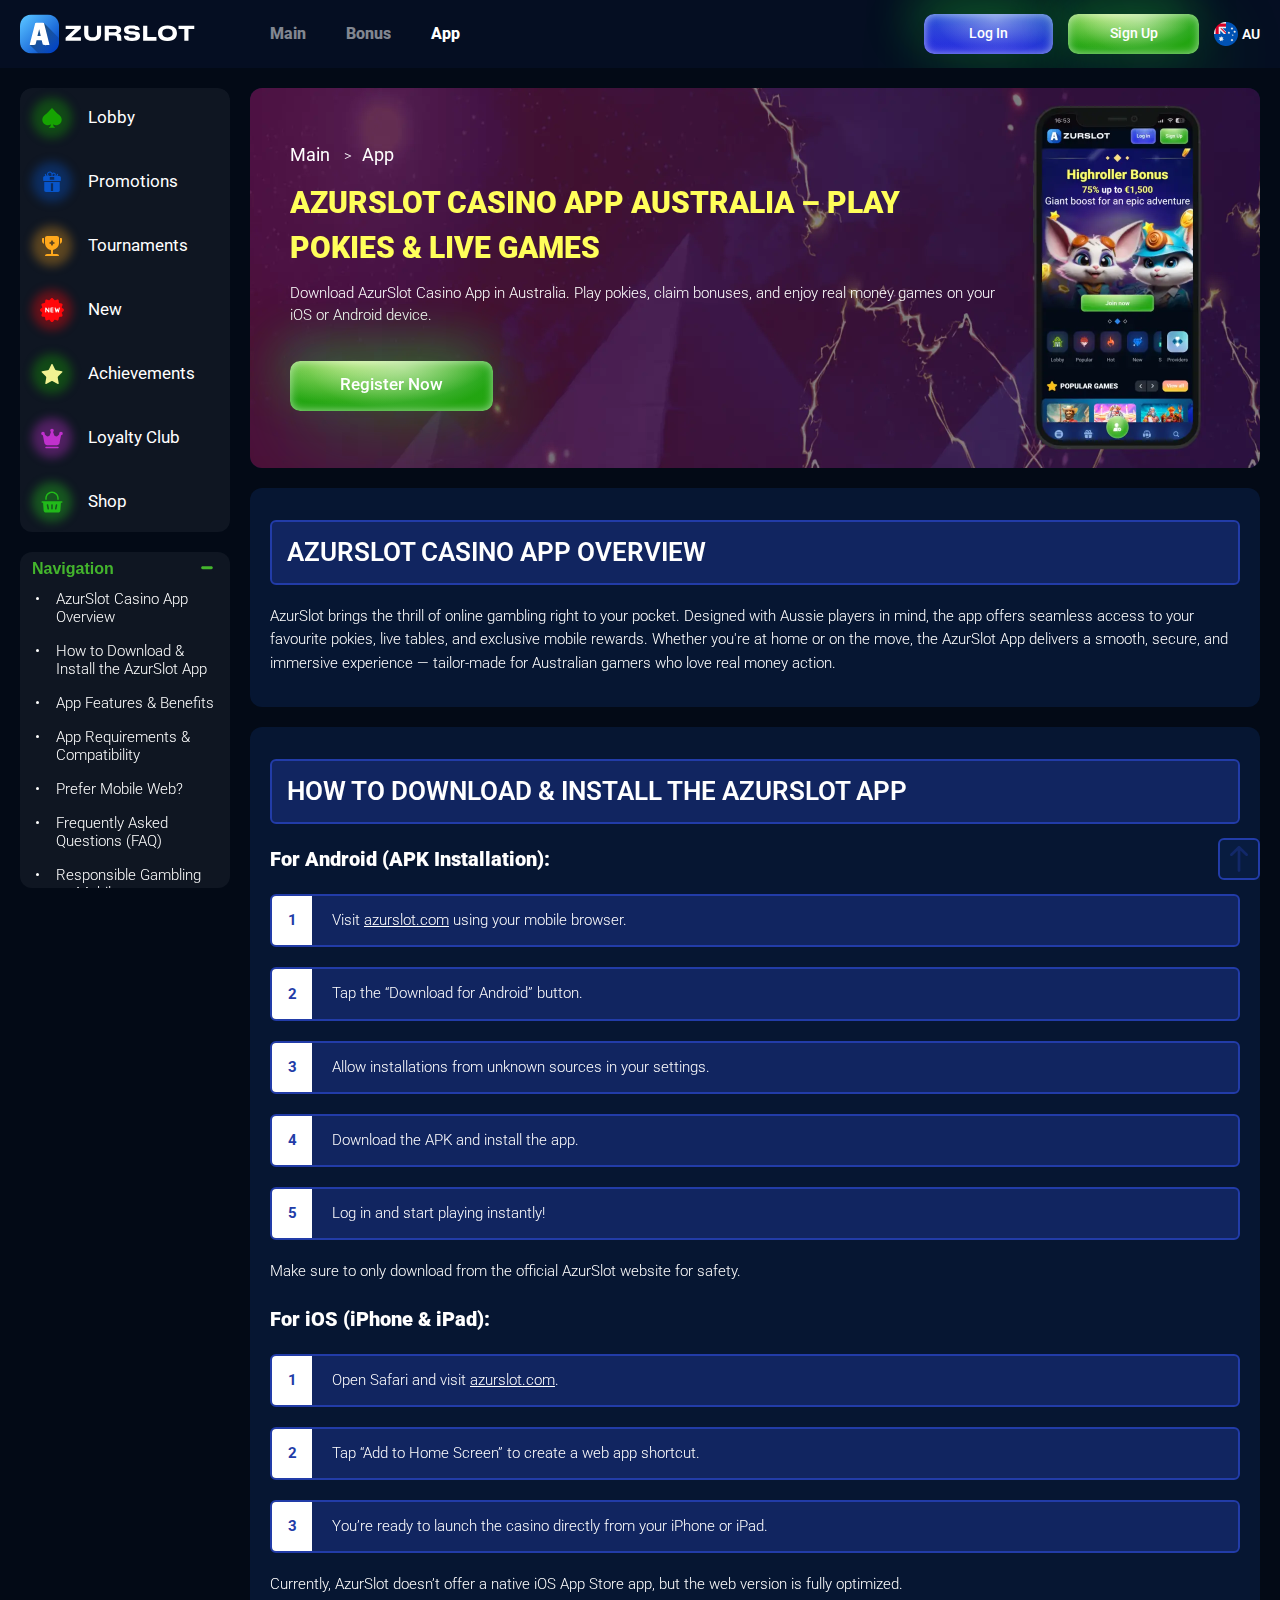
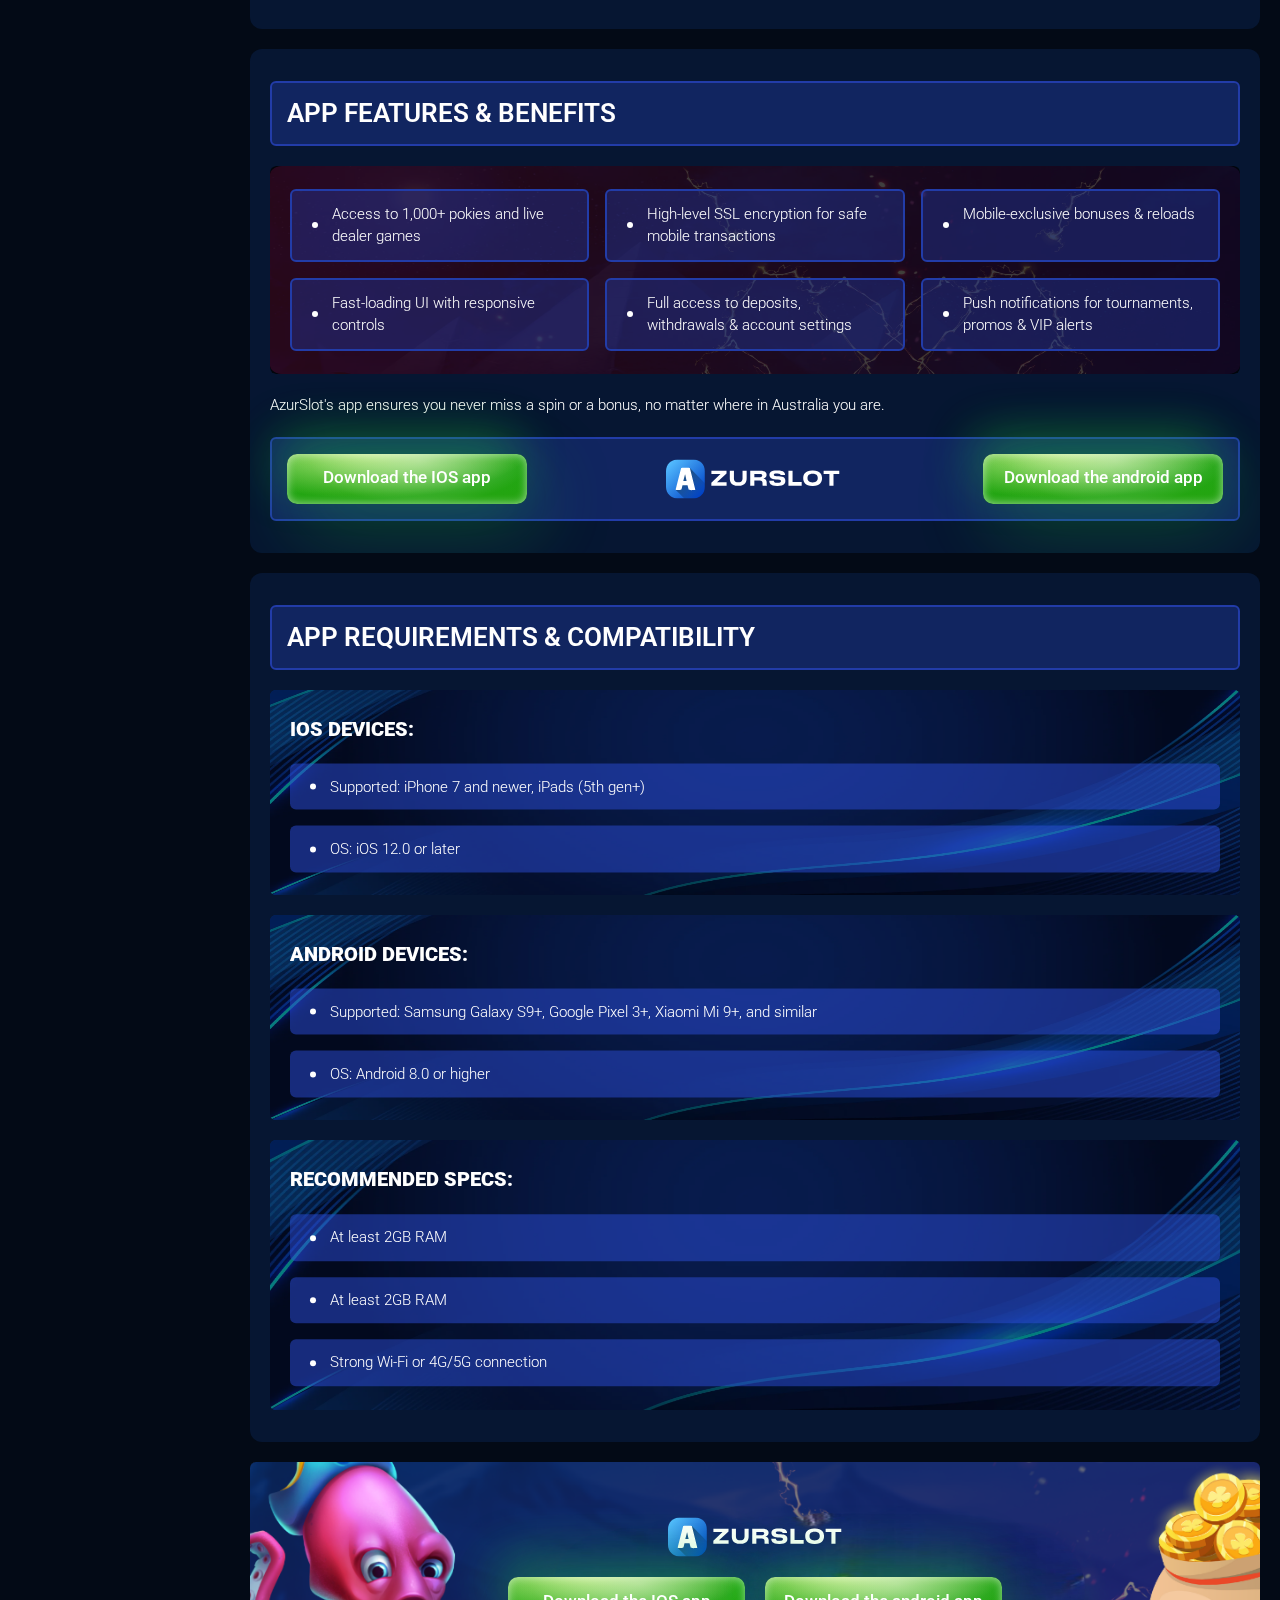
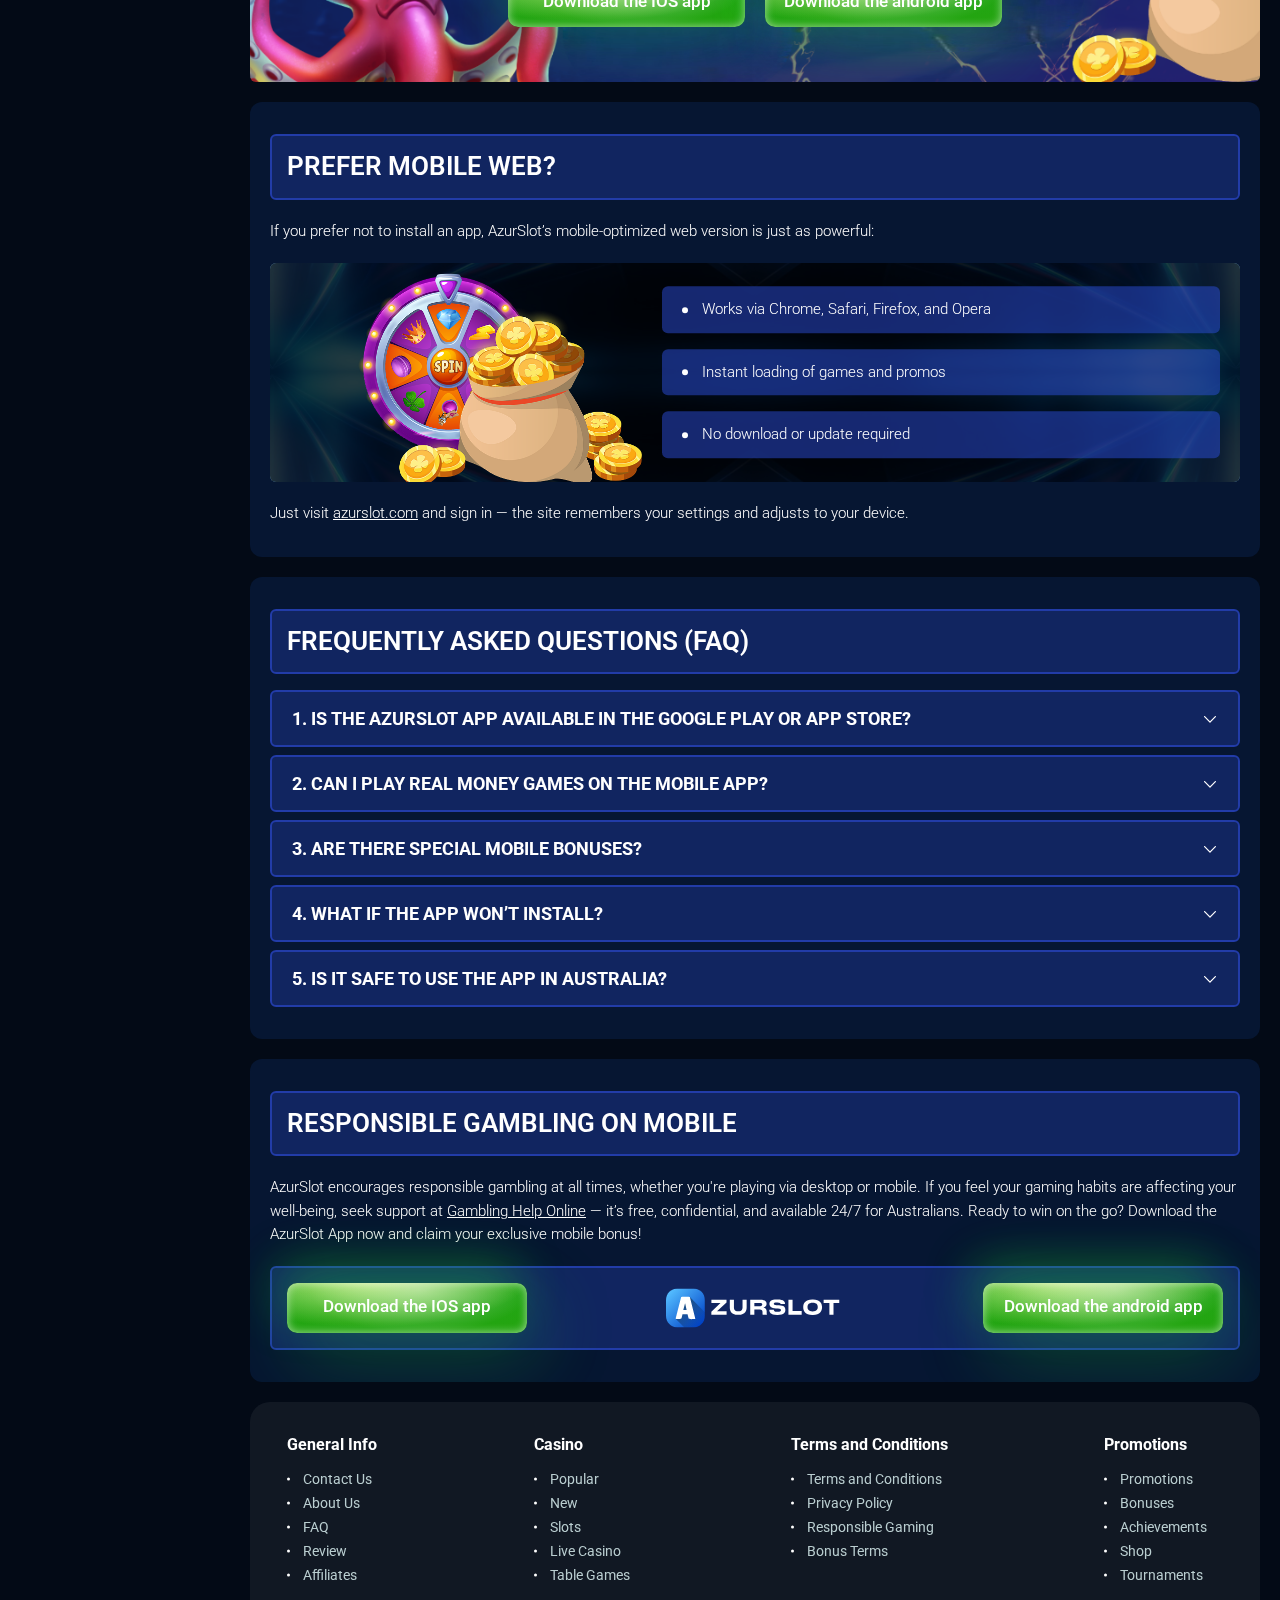
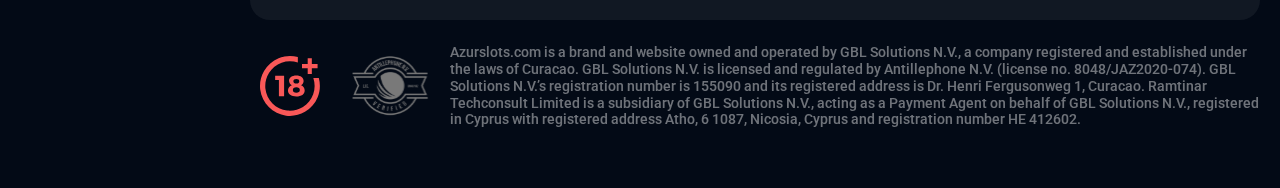
<file: app.html>
<!DOCTYPE html>
<html lang="en-AU">
  <head>
    <meta charset="UTF-8" />
    <meta name="viewport" content="width=device-width, initial-scale=1.0" />
    <title>
      AzurSlot Casino Australia Review 2025 – Real Money Pokies & Bonuses
    </title>
    <meta
      name="description"
      content="Explore AzurSlot Casino for Australian players: real money pokies, top bonuses, VIP rewards, and fast payouts. Mobile-ready & AUD supported"
    />
    <meta property="og:site_name" content="Azurslot" />
    <meta
      property="og:title"
      content="AzurSlot Casino Australia Review 2025 – Real Money Pokies & Bonuses"
    />
    <meta property="og:type" content="website" />
    <meta property="og:url" content="http://azurslotcasino.au/" />
    <meta property="og:image" content />
    <meta property="og:image:alt" content />
    <meta property="og:locale" content="au" />
    <meta
      property="og:description"
      content="Explore AzurSlot Casino for Australian players: real money pokies, top bonuses, VIP rewards, and fast payouts. Mobile-ready & AUD supported"
    />
    <link rel="preconnect" href="https://fonts.googleapis.com" />
    <link rel="preconnect" href="https://fonts.gstatic.com" crossorigin />
    <link
      href="https://fonts.googleapis.com/css2?family=Roboto:wght@400;500;700;800;900;&family=Montserrat:wght@100;200;300;400;500;600;700;800;900&display=swap"
      rel="stylesheet"
    />

    <link rel="stylesheet" href="./css/reset.css" />
    <link rel="stylesheet" href="./css/main.css" />
    <link rel="stylesheet" href="./css/media.css" />
    <link rel="icon" href="./images/favicon.png" type="image/x-icon" />
    <script
      src="https://code.jquery.com/jquery-3.6.1.min.js"
      integrity="sha256-o88AwQnZB+VDvE9tvIXrMQaPlFFSUTR+nldQm1LuPXQ="
      crossorigin="anonymous"
    ></script>
  </head>
  <body>
    <header class="header">
      <section class="content header__content">
        <a href="./index.html" class="logo header__logo"
          ><img src="./images/logo.svg" alt="logo" title=""
        /></a>
        <button class="header__btn-menu">
          <svg
            width="16px"
            height="16px"
            viewBox="0 0 16 16"
            xmlns="http://www.w3.org/2000/svg"
          >
            <rect y="0" width="16" height="3" rx="1.5"></rect>
            <rect y="6.5" width="16" height="3" rx="1.5"></rect>
            <rect y="13" width="16" height="3" rx="1.5"></rect>
          </svg>
        </button>
        <nav class="menu header__menu">
          <ul class="header__menu-list">
            <li><a href="./index.html"> Main</a></li>
            <li><a href="./bonus.html">Bonus</a></li>
            <li><a href="./app.html" class="header__menu-current">App</a></li>
          </ul>
          <div class="header__btn">
            <a
              href="#"
              class="header__button header__button-login header__btn-login"
              >Log In
            </a>
            <a
              href="#"
              class="header__button header__button-signin header__btn-signin"
              >Sign Up</a
            >
          </div>
        </nav>
        <a href="#" class="header__button header__button-login">Log In </a>
        <a href="#" class="header__button header__button-signin">Sign Up</a>

        <div class="header__language">
          <div class="header__flag-wrap">
            <a class="header__country" href="#">
              <span><img src="./images/flag.png" alt=" Flag" title /></span>
              <span>au</span>
            </a>
          </div>
        </div>
      </section>
    </header>

    <main class="main">
      <aside class="sidebar-wrapper">
        <section class="content sidebar">
          <nav class="menu sidebar__menu">
            <ul>
              <li>
                <a href="#">
                  <div class="icon-blur">
                    <span></span>
                    <img
                      class="icon-default"
                      src="./images/sidebar/lobby.svg"
                      alt=" Lobby"
                      title
                    />
                  </div>

                  Lobby
                </a>
              </li>
              <li>
                <a href="#">
                  <div class="icon-blur">
                    <span></span>
                    <img
                      class="icon-default"
                      src="./images/sidebar/promotions.svg"
                      alt="Promotions"
                      title
                    />
                  </div>
                  Promotions</a
                >
              </li>
              <li>
                <a href="#">
                  <div class="icon-blur">
                    <span></span
                    ><img
                      class="icon-default"
                      src="./images/sidebar/tournaments.svg"
                      alt="Tournaments"
                      title
                    />
                  </div>
                  Tournaments</a
                >
              </li>
              <li>
                <a href="#">
                  <div class="icon-blur">
                    <span></span
                    ><img
                      class="icon-default"
                      src="./images/sidebar/new.svg"
                      alt="New"
                      title
                    />
                  </div>

                  New</a
                >
              </li>
              <li>
                <a href="">
                  <div class="icon-blur">
                    <span></span
                    ><img
                      class="icon-default"
                      src="./images/sidebar/achievements.svg"
                      alt="Achievements"
                      title
                    />
                  </div>
                  Achievements</a
                >
              </li>

              <li>
                <a href="">
                  <div class="icon-blur">
                    <span></span
                    ><img
                      class="icon-default"
                      src="./images/sidebar/loyaltyClub.svg"
                      alt="Loyalty Club"
                      title
                    />
                  </div>
                  Loyalty Club</a
                >
              </li>
              <li>
                <a href="">
                  <div class="icon-blur">
                    <span></span
                    ><img
                      class="icon-default"
                      src="./images/sidebar/shop.svg"
                      alt="Shop"
                      title
                    />
                  </div>
                  Shop</a
                >
              </li>
            </ul>
          </nav>
          <div class="sidebar__navigation">
            <button class="sidebar__links-button">Navigation</button>
            <div class="sidebar__links">
              <ul class="sidebar__links-list">
                <li>
                  <a href="#AzurSlot-Casino-App-Overview" title
                    >AzurSlot Casino App Overview</a
                  >
                </li>
                <li>
                  <a href="#How-to-Download-&-Install-the-AzurSlot-App" title
                    >How to Download & Install the AzurSlot App</a
                  >
                </li>
                <li>
                  <a href="#App-Features-&-Benefits" title
                    >App Features & Benefits</a
                  >
                </li>
                <li>
                  <a href="#App-Requirements-&-Compatibility" title
                    >App Requirements & Compatibility</a
                  >
                </li>
                <li>
                  <a href="#Prefer-Mobile-Web?" title>Prefer Mobile Web?</a>
                </li>
                <li>
                  <a href="#Frequently-Asked-Questions-(FAQ)" title
                    >Frequently Asked Questions (FAQ)</a
                  >
                </li>
                <li>
                  <a href="#Responsible-Gambling-on-Mobile" title
                    >Responsible Gambling on Mobile</a
                  >
                </li>
              </ul>
            </div>
          </div>
        </section>
      </aside>

      <section class="content__wrapper">
        <section class="content hero hero__content">
          <div class="background">
            <img src="./images/app/bg-app.webp" alt="hero" title />
          </div>

          <div class="hero__data">
            <ul
              class="breadcrumbs"
              itemscope
              itemtype="https://schema.org/BreadcrumbList"
            >
              <li
                itemprop="itemListElement"
                itemscope
                itemtype="https://schema.org/ListItem"
              >
                <a href="#" itemprop="item">
                  <span itemprop="name">Main</span></a
                >
                <meta itemprop="position" content="1" />
              </li>
              <li
                itemprop="itemListElement"
                itemscope
                itemtype="https://schema.org/ListItem"
              >
                <a href="#" itemprop="item">
                  <span itemprop="name">App</span></a
                >
                <meta itemprop="position" content="2" />
              </li>
            </ul>
            <h1 class="title general hero__title">
              AzurSlot Casino App Australia – Play Pokies & Live Games
            </h1>
            <p class="hero__text">
              Download AzurSlot Casino App in Australia. Play pokies, claim
              bonuses, and enjoy real money games on your iOS or Android device.
            </p>
            <a href="#" class="button hero__button hero__button-page"
              >Register Now</a
            >
          </div>
        </section>
        <section class="content page-nav">
          <div class="page-nav-button sidebar__links-button">Navigation</div>
          <ul class="page-nav-list sidebar__links-list">
            <li>
              <a href="#AzurSlot-Casino-App-Overview" title
                >AzurSlot Casino App Overview</a
              >
            </li>
            <li>
              <a href="#How-to-Download-&-Install-the-AzurSlot-App" title
                >How to Download & Install the AzurSlot App</a
              >
            </li>
            <li>
              <a href="#App-Features-&-Benefits" title
                >App Features & Benefits</a
              >
            </li>
            <li>
              <a href="#App-Requirements-&-Compatibility" title
                >App Requirements & Compatibility</a
              >
            </li>
            <li>
              <a href="#Prefer-Mobile-Web?" title>Prefer Mobile Web?</a>
            </li>
            <li>
              <a href="#Frequently-Asked-Questions-(FAQ)" title
                >Frequently Asked Questions (FAQ)</a
              >
            </li>
            <li>
              <a href="#Responsible-Gambling-on-Mobile" title
                >Responsible Gambling on Mobile</a
              >
            </li>
          </ul>
        </section>
        <section class="content article" id="AzurSlot-Casino-App-Overview">
          <h2 class="title high article__title">
            AzurSlot Casino App Overview
          </h2>
          <p>
            AzurSlot brings the thrill of online gambling right to your pocket.
            Designed with Aussie players in mind, the app offers seamless access
            to your favourite pokies, live tables, and exclusive mobile rewards.
            Whether you're at home or on the move, the AzurSlot App delivers a
            smooth, secure, and immersive experience — tailor-made for
            Australian gamers who love real money action.
          </p>
        </section>
        <section
          class="content article"
          id="How-to-Download-&-Install-the-AzurSlot-App"
        >
          <h2 class="title high article__title">
            How to Download & Install the AzurSlot App
          </h2>
          <h3>For Android (APK Installation):</h3>
          <ol>
            <li>
              Visit <a href="#" class="article__links">azurslot.com</a> using
              your mobile browser.
            </li>
            <li>Tap the “Download for Android” button.</li>
            <li>Allow installations from unknown sources in your settings.</li>
            <li>Download the APK and install the app.</li>
            <li>Log in and start playing instantly!</li>
          </ol>
          <p>
            Make sure to only download from the official AzurSlot website for
            safety.
          </p>
          <h3>For iOS (iPhone & iPad):</h3>
          <ol>
            <li>
              Open Safari and visit
              <a href="#" class="article__links">azurslot.com</a>.
            </li>
            <li>Tap “Add to Home Screen” to create a web app shortcut.</li>
            <li>
              You’re ready to launch the casino directly from your iPhone or
              iPad.
            </li>
          </ol>
          <p>
            Currently, AzurSlot doesn’t offer a native iOS App Store app, but
            the web version is fully optimized.
          </p>
        </section>
        <section
          class="content article article__benefits"
          id="App-Features-&-Benefits"
        >
          <h2 class="title high article__title">App Features & Benefits</h2>
          <div class="article__benefits-box">
            <div class="article__benefits-img">
              <img src="./images/app/banner-app1.webp" alt="banner" title />
            </div>
            <ul>
              <li>Access to 1,000+ pokies and live dealer games</li>
              <li>High-level SSL encryption for safe mobile transactions</li>
              <li>Mobile-exclusive bonuses & reloads</li>
              <li>Fast-loading UI with responsive controls</li>
              <li>Full access to deposits, withdrawals & account settings</li>
              <li>Push notifications for tournaments, promos & VIP alerts</li>
            </ul>
          </div>
          <p>
            AzurSlot's app ensures you never miss a spin or a bonus, no matter
            where in Australia you are.
          </p>
          <div class="article__tournaments-block">
            <a href="#" class="button article__tournaments__button"
              >Download the IOS app</a
            >
            <a href="#" class="logo article__tournaments__logo"
              ><img src="./images/logo.svg" alt="logo" title=""
            /></a>
            <a href="#" class="button article__tournaments__button"
              >Download the android app</a
            >
          </div>
        </section>
        <section
          class="content article article__requirements"
          id="App-Requirements-&-Compatibility"
        >
          <h2 class="title high article__title">
            App Requirements & Compatibility
          </h2>
          <ul class="article__requirements-list">
            <li>
              <div class="article__requirements-img">
                <img src="./images/app/banner-app2.webp" alt="banner" title />
              </div>
              <div class="article__requirements-content">
                <h3>iOS Devices:</h3>
                <ul>
                  <li>Supported: iPhone 7 and newer, iPads (5th gen+)</li>
                  <li>OS: iOS 12.0 or later</li>
                </ul>
              </div>
            </li>
            <li>
              <div class="article__requirements-img">
                <img src="./images/app/banner-app2.webp" alt="banner" title />
              </div>
              <div class="article__requirements-content">
                <h3>Android Devices:</h3>
                <ul>
                  <li>
                    Supported: Samsung Galaxy S9+, Google Pixel 3+, Xiaomi Mi
                    9+, and similar
                  </li>
                  <li>OS: Android 8.0 or higher</li>
                </ul>
              </div>
            </li>
            <li>
              <div class="article__requirements-img">
                <img src="./images/app/banner-app2.webp" alt="banner" title />
              </div>
              <div class="article__requirements-content">
                <h3>Recommended Specs:</h3>
                <ul>
                  <li>At least 2GB RAM</li>
                  <li>At least 2GB RAM</li>
                  <li>Strong Wi-Fi or 4G/5G connection</li>
                </ul>
              </div>
            </li>
          </ul>
        </section>
        <section class="content banner">
          <div class="background banner__background">
            <img src="./images/main/banner-main.png" alt="banner" title />
          </div>
          <div class="banner__info">
            <a href="#" class="logo banner__logo"
              ><img src="./images/logo.svg" alt="logo" title=""
            /></a>
            <div class="banner__buttons">
              <a href="#" class="button banner__button">Download the IOS app</a>
              <a href="#" class="button banner__button"
                >Download the android app</a
              >
            </div>
          </div>
        </section>

        <section
          class="content article article__prefer"
          id="Prefer-Mobile-Web?"
        >
          <h2 class="article__title article__title-star high title">
            Prefer Mobile Web?
          </h2>
          <p>
            If you prefer not to install an app, AzurSlot’s mobile-optimized web
            version is just as powerful:
          </p>

          <div class="article__prefer-content">
            <div class="article__prefer-box">
              <img src="./images/bonus/banner-bonus1.jpg" alt="banner" title />
              <div class="article__prefer-box-img">
                <img src="./images/app/decor-prefer.png" alt="decor" title />
              </div>
            </div>
            <ul>
              <li>Works via Chrome, Safari, Firefox, and Opera</li>
              <li>Instant loading of games and promos</li>
              <li>No download or update required</li>
            </ul>
          </div>

          <p>
            Just visit <a href="#" class="article__links">azurslot.com</a> and
            sign in — the site remembers your settings and adjusts to your
            device.
          </p>
        </section>
        <section class="content faq" id="Frequently-Asked-Questions-(FAQ)">
          <h2 class="title high faq__title">
            Frequently Asked Questions (FAQ)
          </h2>
          <ul class="faq__list" itemscope itemtype="https://schema.org/FAQPage">
            <li
              class="faq__item"
              itemscope
              itemprop="mainEntity"
              itemtype="https://schema.org/Question"
            >
              <h3
                class="title medium faq__subtitle js-button-expander"
                itemprop="name"
              >
                1. Is the AzurSlot App available in the Google Play or App
                Store?
              </h3>
              <div
                class="faq__answer js-expand-content"
                itemscope
                itemprop="acceptedAnswer"
                itemtype="https://schema.org/Answer"
              >
                <p itemprop="text">
                  No. You can download the Android APK from the official
                  website. iOS users can use the web app.
                </p>
              </div>
            </li>
            <li
              class="faq__item"
              itemscope
              itemprop="mainEntity"
              itemtype="https://schema.org/Question"
            >
              <h3
                class="title medium faq__subtitle js-button-expander"
                itemprop="name"
              >
                2. Can I play real money games on the mobile app?
              </h3>
              <div
                class="faq__answer js-expand-content"
                itemscope
                itemprop="acceptedAnswer"
                itemtype="https://schema.org/Answer"
              >
                <p itemprop="text">
                  Yes. All pokies and live games are available for real money
                  wagers.
                </p>
              </div>
            </li>
            <li
              class="faq__item"
              itemscope
              itemprop="mainEntity"
              itemtype="https://schema.org/Question"
            >
              <h3
                class="title medium faq__subtitle js-button-expander"
                itemprop="name"
              >
                3. Are there special mobile bonuses?
              </h3>
              <div
                class="faq__answer js-expand-content"
                itemscope
                itemprop="acceptedAnswer"
                itemtype="https://schema.org/Answer"
              >
                <p itemprop="text">
                  Yes. App users often get early access to exclusive bonuses and
                  tournaments.
                </p>
              </div>
            </li>
            <li
              class="faq__item"
              itemscope
              itemprop="mainEntity"
              itemtype="https://schema.org/Question"
            >
              <h3
                class="title medium faq__subtitle js-button-expander"
                itemprop="name"
              >
                4. What if the app won’t install?
              </h3>
              <div
                class="faq__answer js-expand-content"
                itemscope
                itemprop="acceptedAnswer"
                itemtype="https://schema.org/Answer"
              >
                <p itemprop="text">
                  Ensure your device meets the requirements and you’ve allowed
                  unknown sources for APKs
                </p>
              </div>
            </li>
            <li
              class="faq__item"
              itemscope
              itemprop="mainEntity"
              itemtype="https://schema.org/Question"
            >
              <h3
                class="title medium faq__subtitle js-button-expander"
                itemprop="name"
              >
                5. Is it safe to use the app in Australia?
              </h3>
              <div
                class="faq__answer js-expand-content"
                itemscope
                itemprop="acceptedAnswer"
                itemtype="https://schema.org/Answer"
              >
                <p itemprop="text">
                  Absolutely. The app is encrypted and legal for Australian
                  players to use.
                </p>
              </div>
            </li>
          </ul>
        </section>
        <section class="content article" id="Responsible-Gambling-on-Mobile">
          <h2 class="title high article__title">
            Responsible Gambling on Mobile
          </h2>
          <p>
            AzurSlot encourages responsible gambling at all times, whether
            you're playing via desktop or mobile. If you feel your gaming habits
            are affecting your well-being, seek support at
            <a href="#" class="article__links">Gambling Help Online</a>
            — it’s free, confidential, and available 24/7 for Australians. Ready
            to win on the go? Download the AzurSlot App now and claim your
            exclusive mobile bonus!
          </p>
          <div class="article__tournaments-block">
            <a href="#" class="button article__tournaments__button"
              >Download the IOS app</a
            >
            <a href="#" class="logo article__tournaments__logo"
              ><img src="./images/logo.svg" alt="logo" title=""
            /></a>
            <a href="#" class="button article__tournaments__button"
              >Download the android app</a
            >
          </div>
        </section>
        <div class="" onclick="scrollToTop()">
          <button class="main__arrow" id="scrollToTopBtn"></button>
        </div>
      </section>
    </main>
    <footer class="footer">
      <section class="content footer__content">
        <div class="footer__wrapper">
          <ul class="footer__menu">
            <li>
              <div>General Info</div>
              <ul class="footer__info">
                <li><a href="#">Contact Us </a></li>
                <li><a href="#">About Us</a></li>
                <li><a href="#">FAQ</a></li>
                <li><a href="#">Review</a></li>
                <li><a href="#">Affiliates</a></li>
              </ul>
            </li>

            <li>
              <div>Casino</div>
              <ul class="footer__info">
                <li><a href="#">Popular</a></li>
                <li><a href="#">New</a></li>
                <li><a href="#">Slots</a></li>
                <li><a href="#">Live Casino</a></li>
                <li><a href="#">Table Games</a></li>
              </ul>
            </li>
            <li>
              <div>Terms and Conditions</div>
              <ul class="footer__info">
                <li>
                  <a href="#">Terms and Conditions</a>
                </li>
                <li>
                  <a href="#">Privacy Policy</a>
                </li>
                <li>
                  <a href="#">Responsible Gaming</a>
                </li>
                <li>
                  <a href="#">Bonus Terms</a>
                </li>
              </ul>
            </li>
            <li>
              <div>Promotions</div>
              <ul class="footer__info">
                <li><a href="#">Promotions</a></li>
                <li><a href="#">Bonuses</a></li>
                <li><a href="#">Achievements</a></li>
                <li><a href="#">Shop</a></li>
                <li><a href="#">Tournaments</a></li>
              </ul>
            </li>
          </ul>
        </div>

        <div class="footer__text">
          <div class="footer__img">
            <img src="./images/age.svg" alt="age" title />
            <img src="./images/footer-frame.svg" alt="frame" title />
          </div>
          <p>
            Azurslots.com is a brand and website owned and operated by GBL
            Solutions N.V., a company registered and established under the laws
            of Curacao. GBL Solutions N.V. is licensed and regulated by
            Antillephone N.V. (license no. 8048/JAZ2020-074). GBL Solutions
            N.V.’s registration number is 155090 and its registered address is
            Dr. Henri Fergusonweg 1, Curacao. Ramtinar Techconsult Limited is a
            subsidiary of GBL Solutions N.V., acting as a Payment Agent on
            behalf of GBL Solutions N.V., registered in Cyprus with registered
            address Atho, 6 1087, Nicosia, Cyprus and registration number ΗΕ
            412602.
          </p>
        </div>
      </section>
    </footer>
    <script src="./js/sidebar.js" defer></script>
    <script src="./js/expander.js" defer></script>
    <script src="./js/mobile-menu.js" defer></script>
    <script src="./js/anchor.js" defer></script>
    <script src="./js/arrowUp.js" defer></script>
  </body>
</html>
</file>
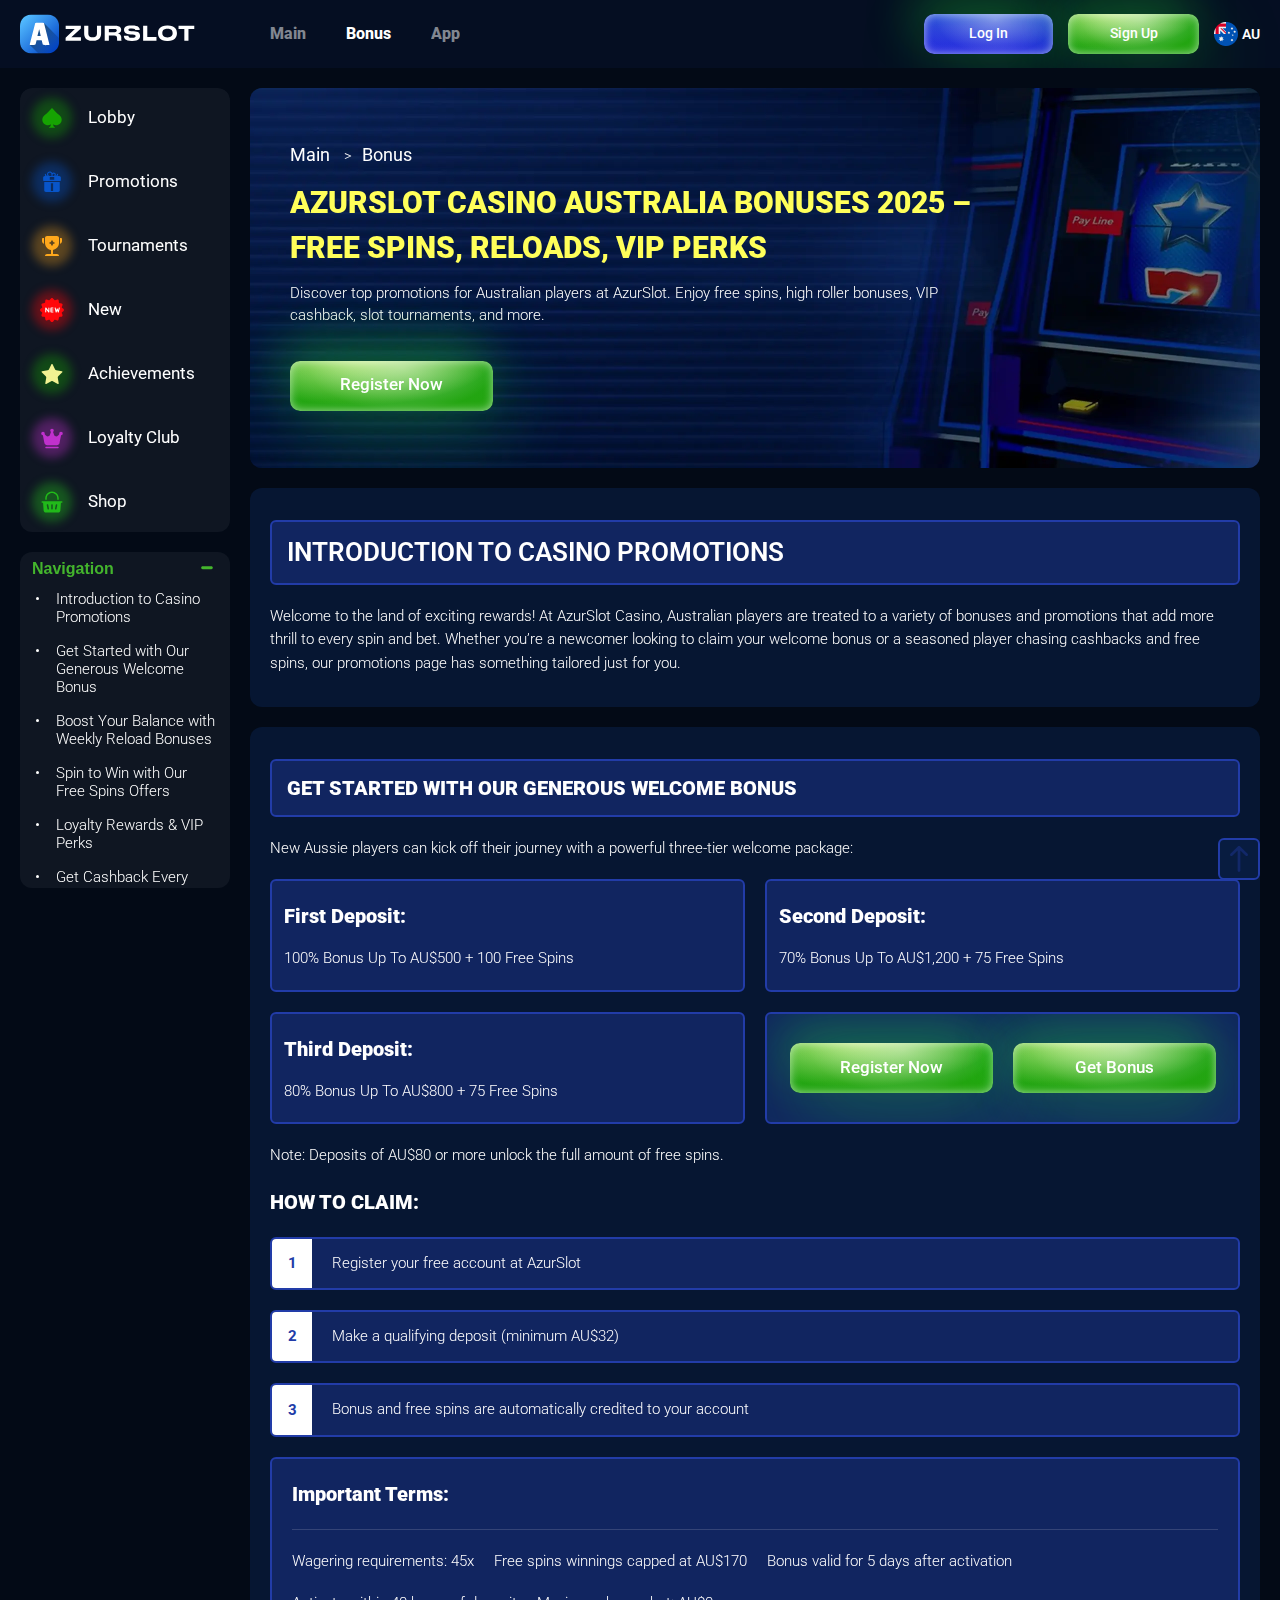
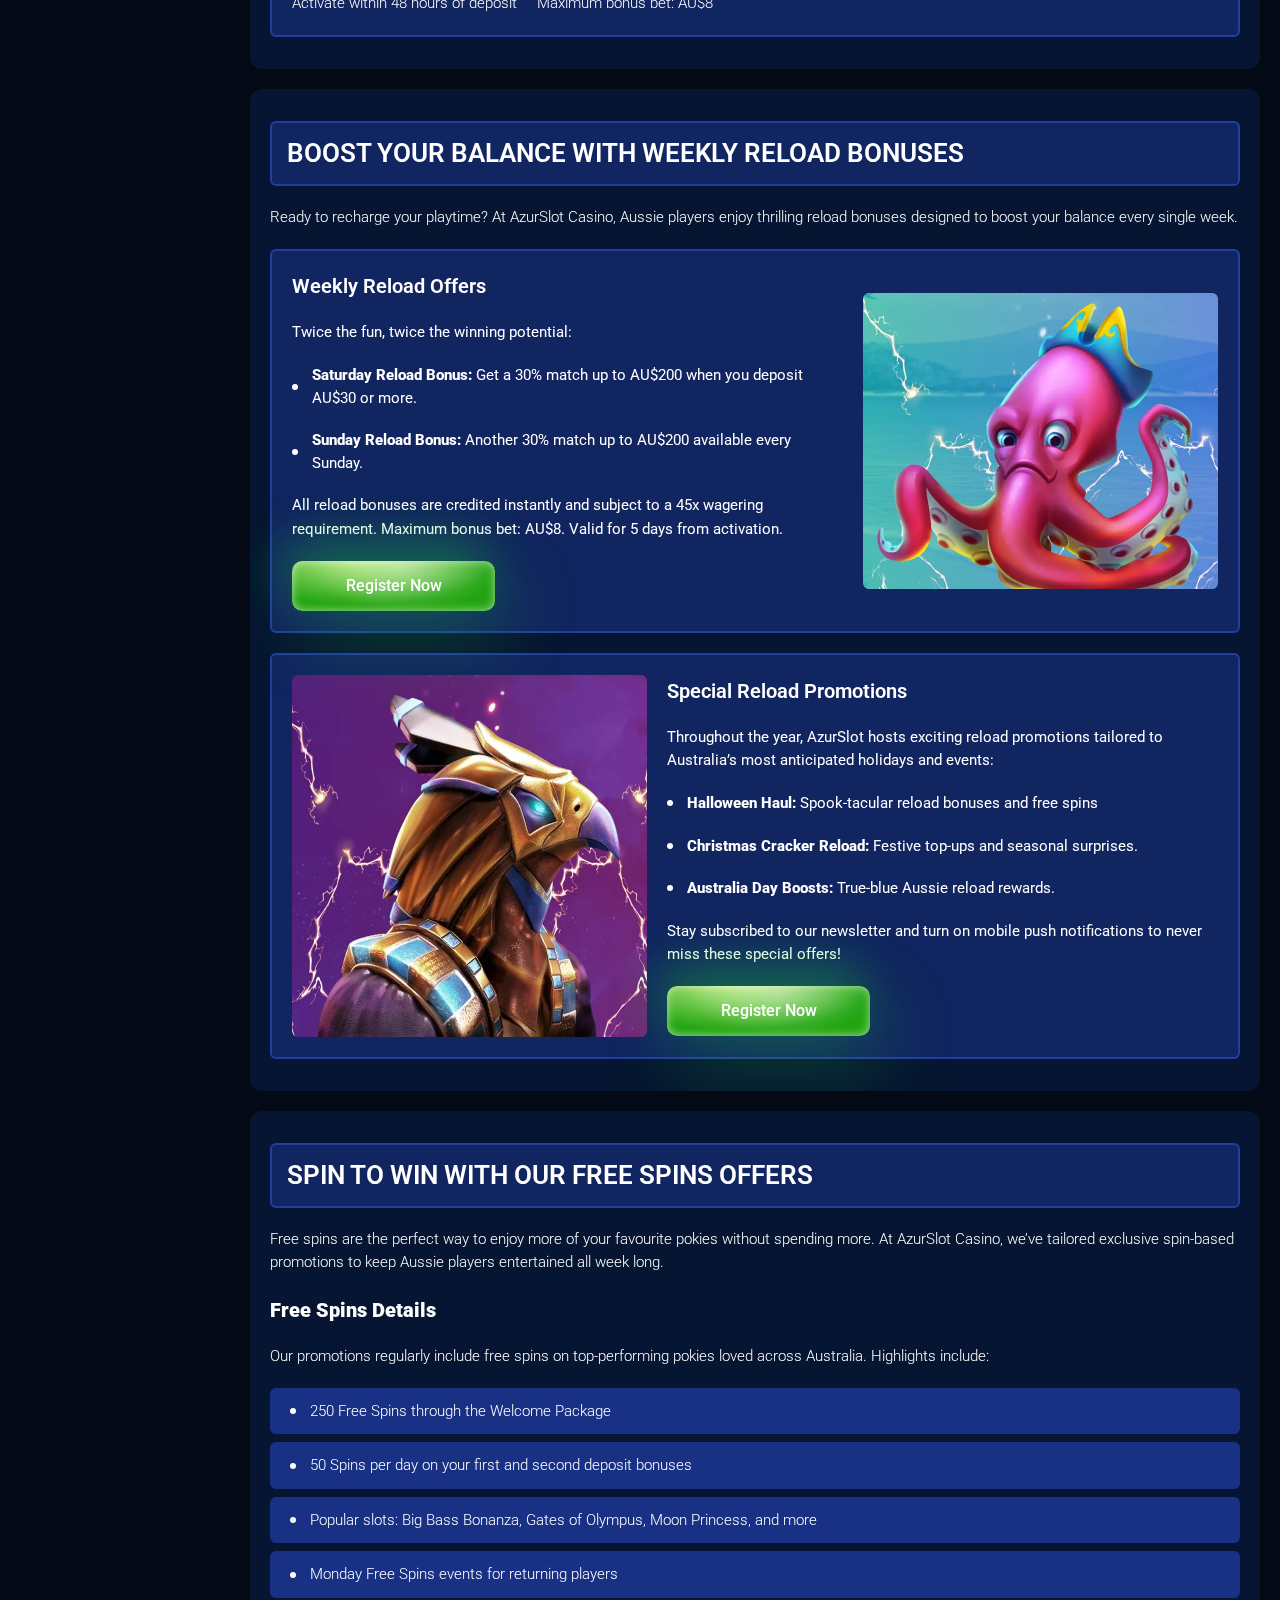
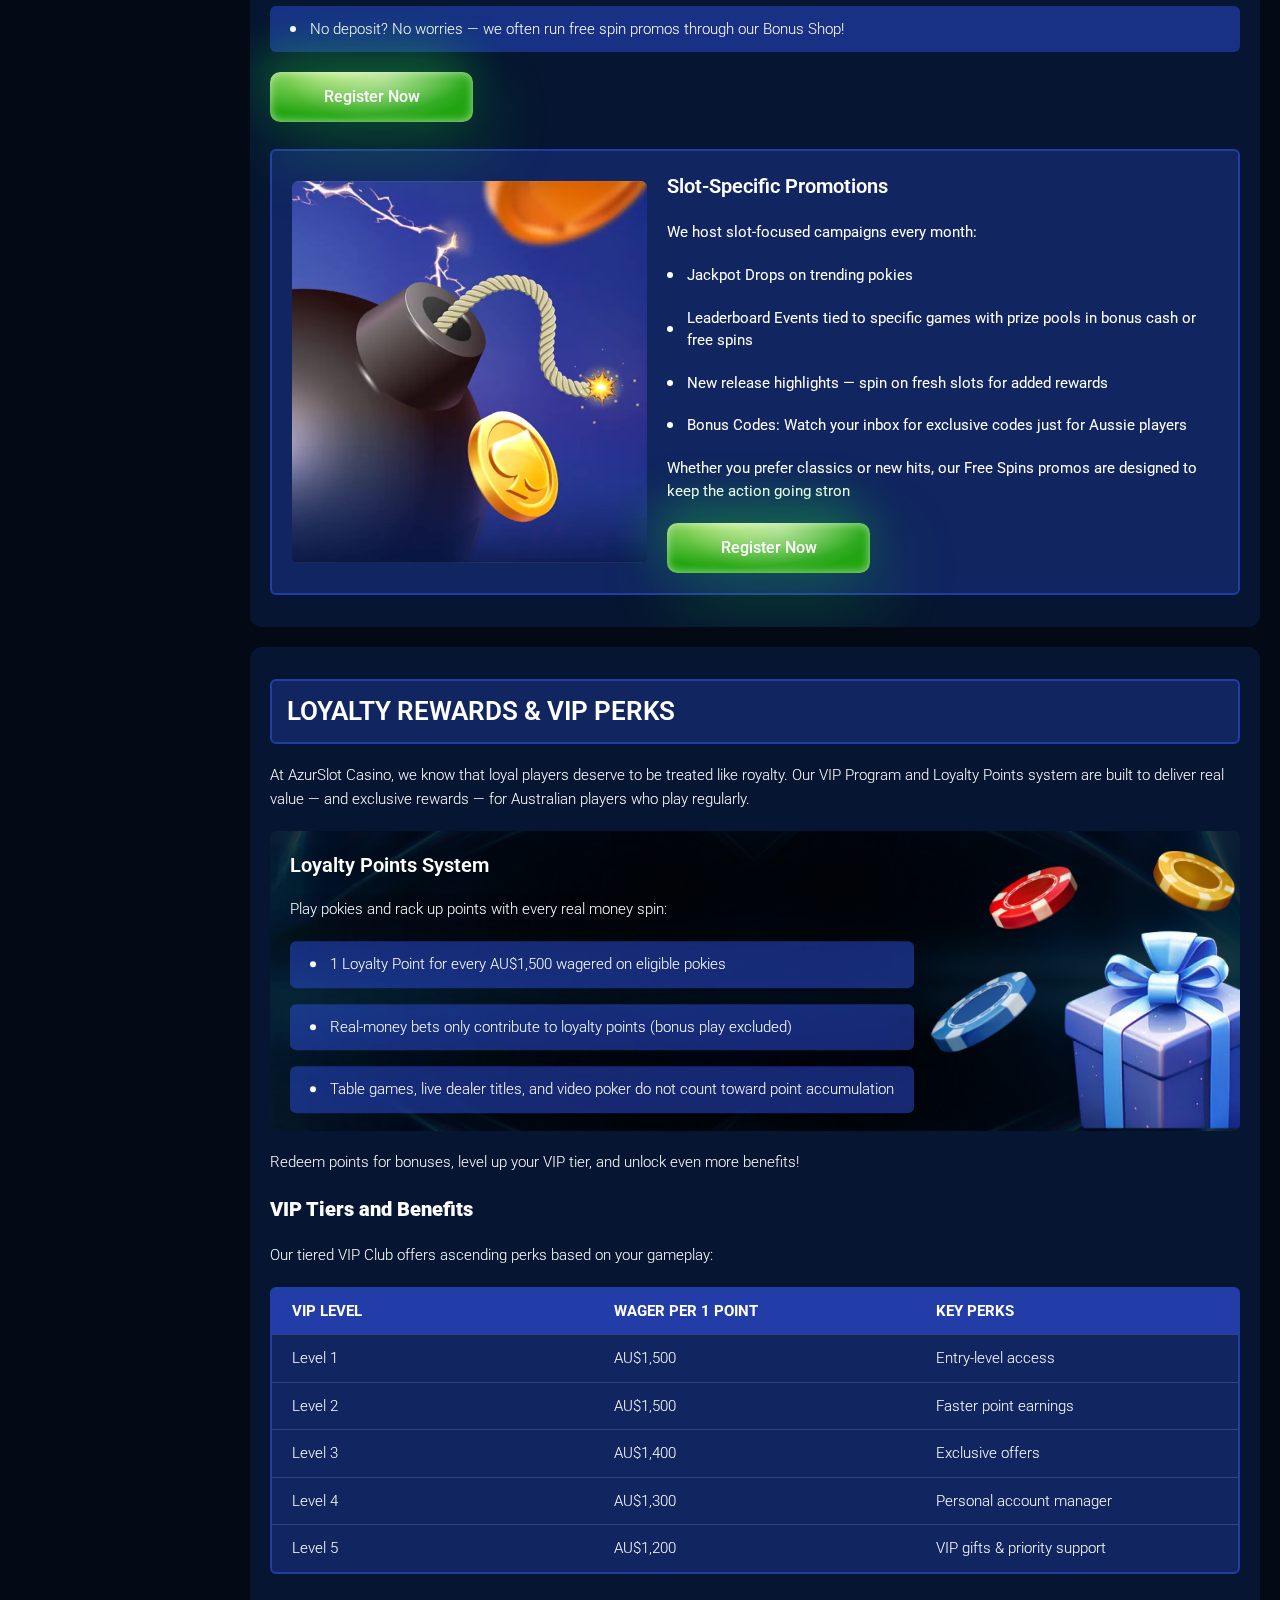
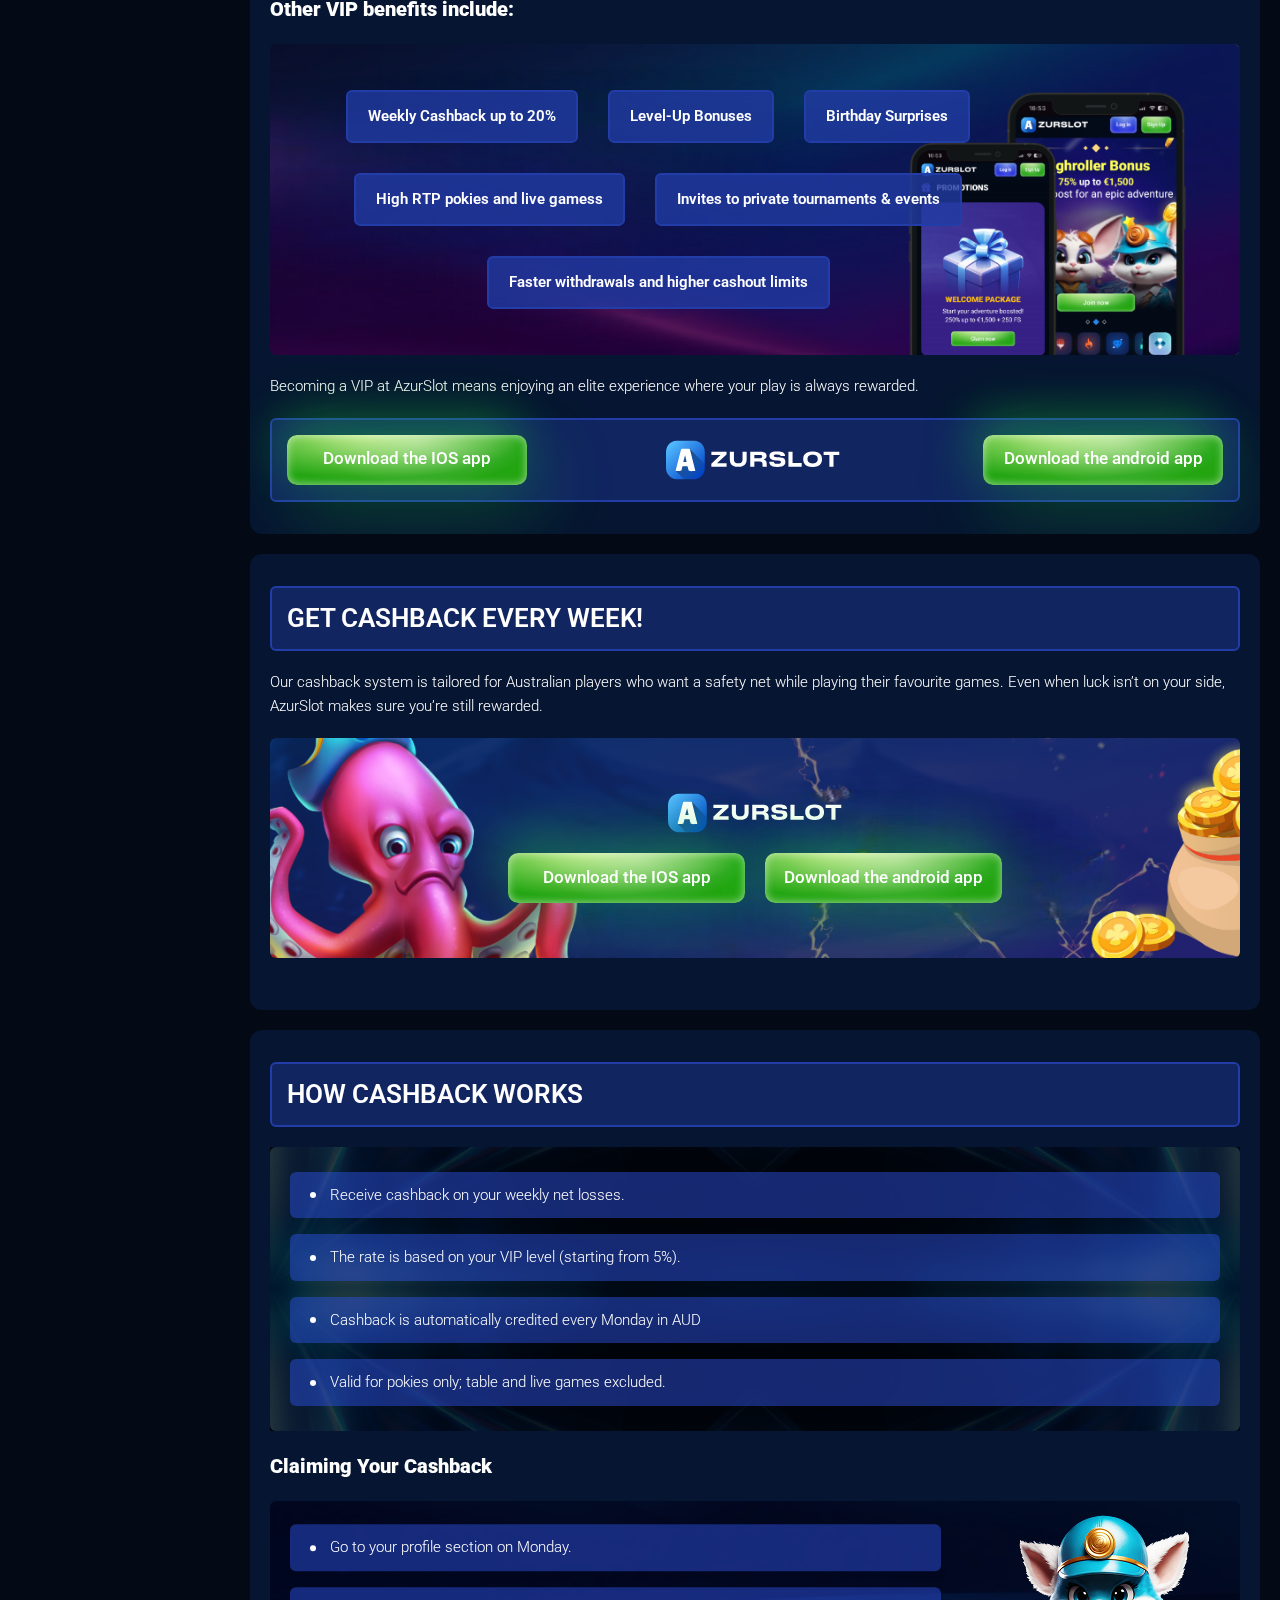
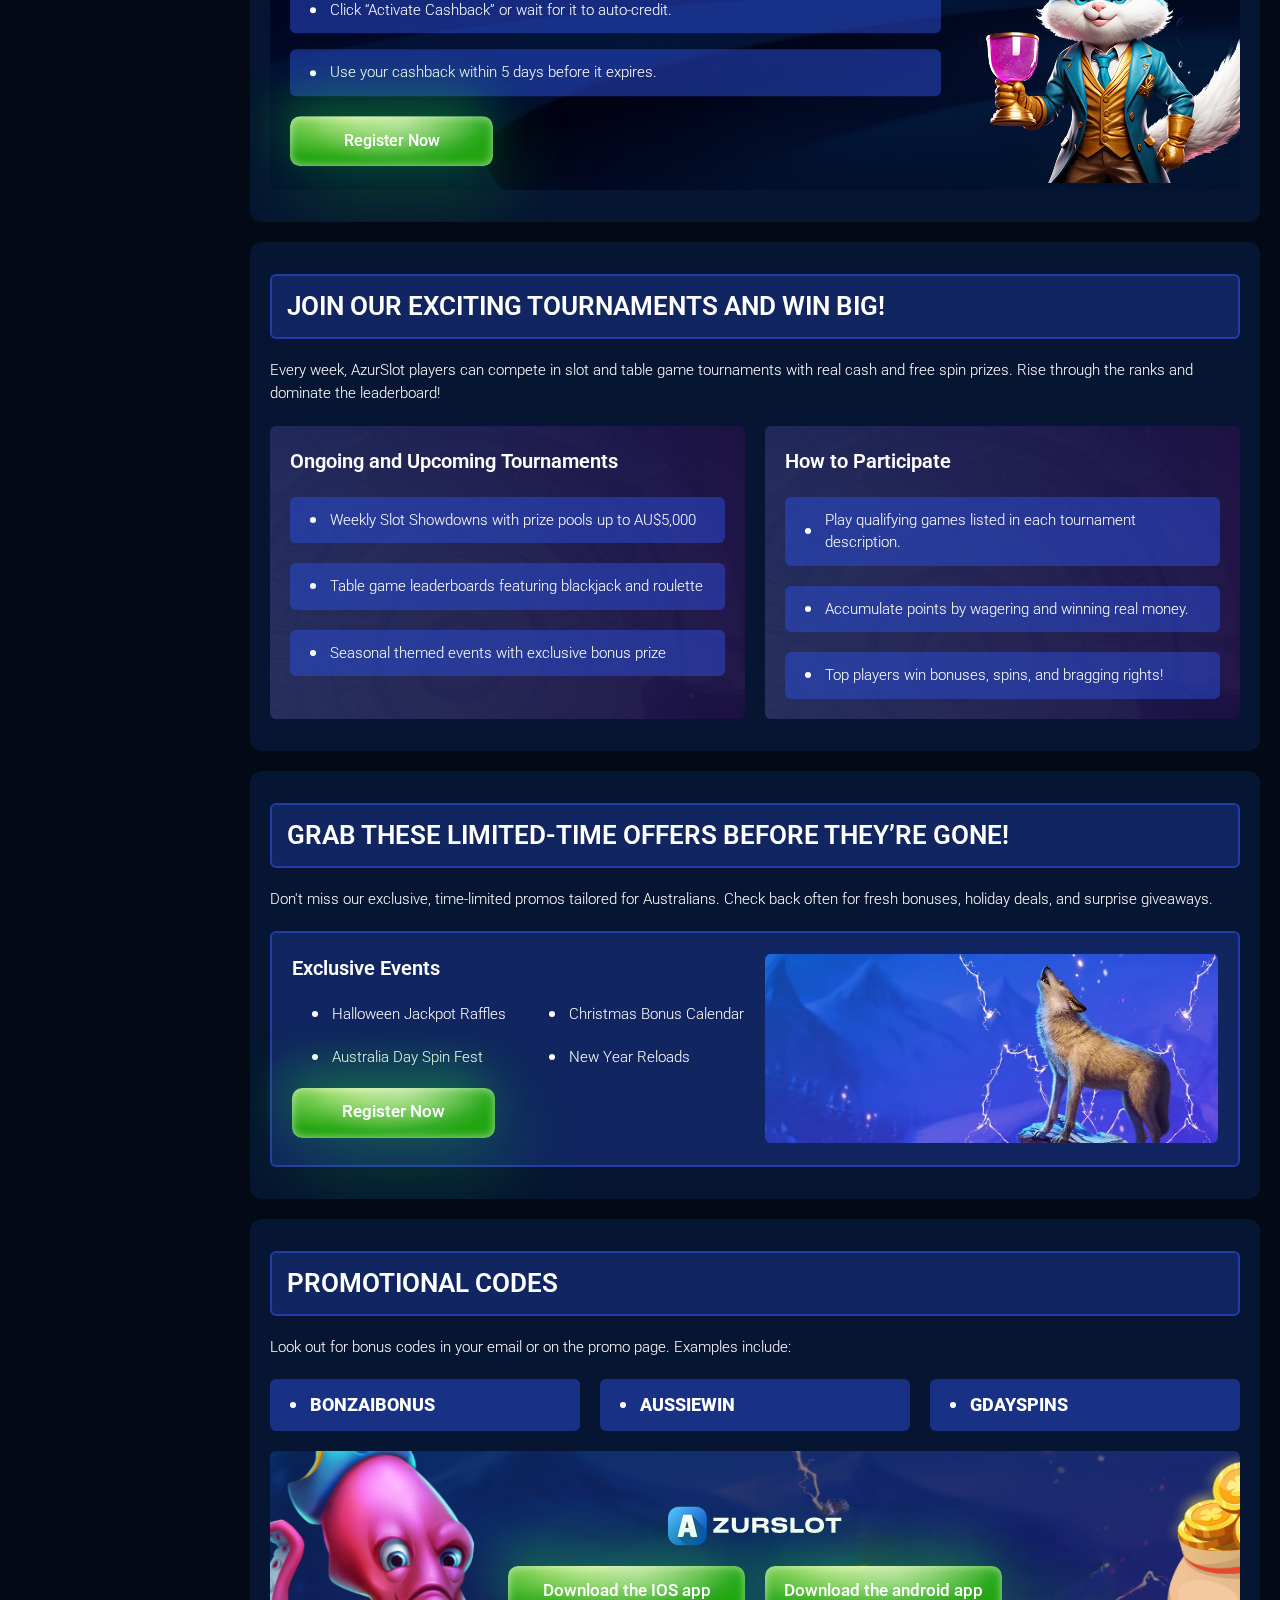
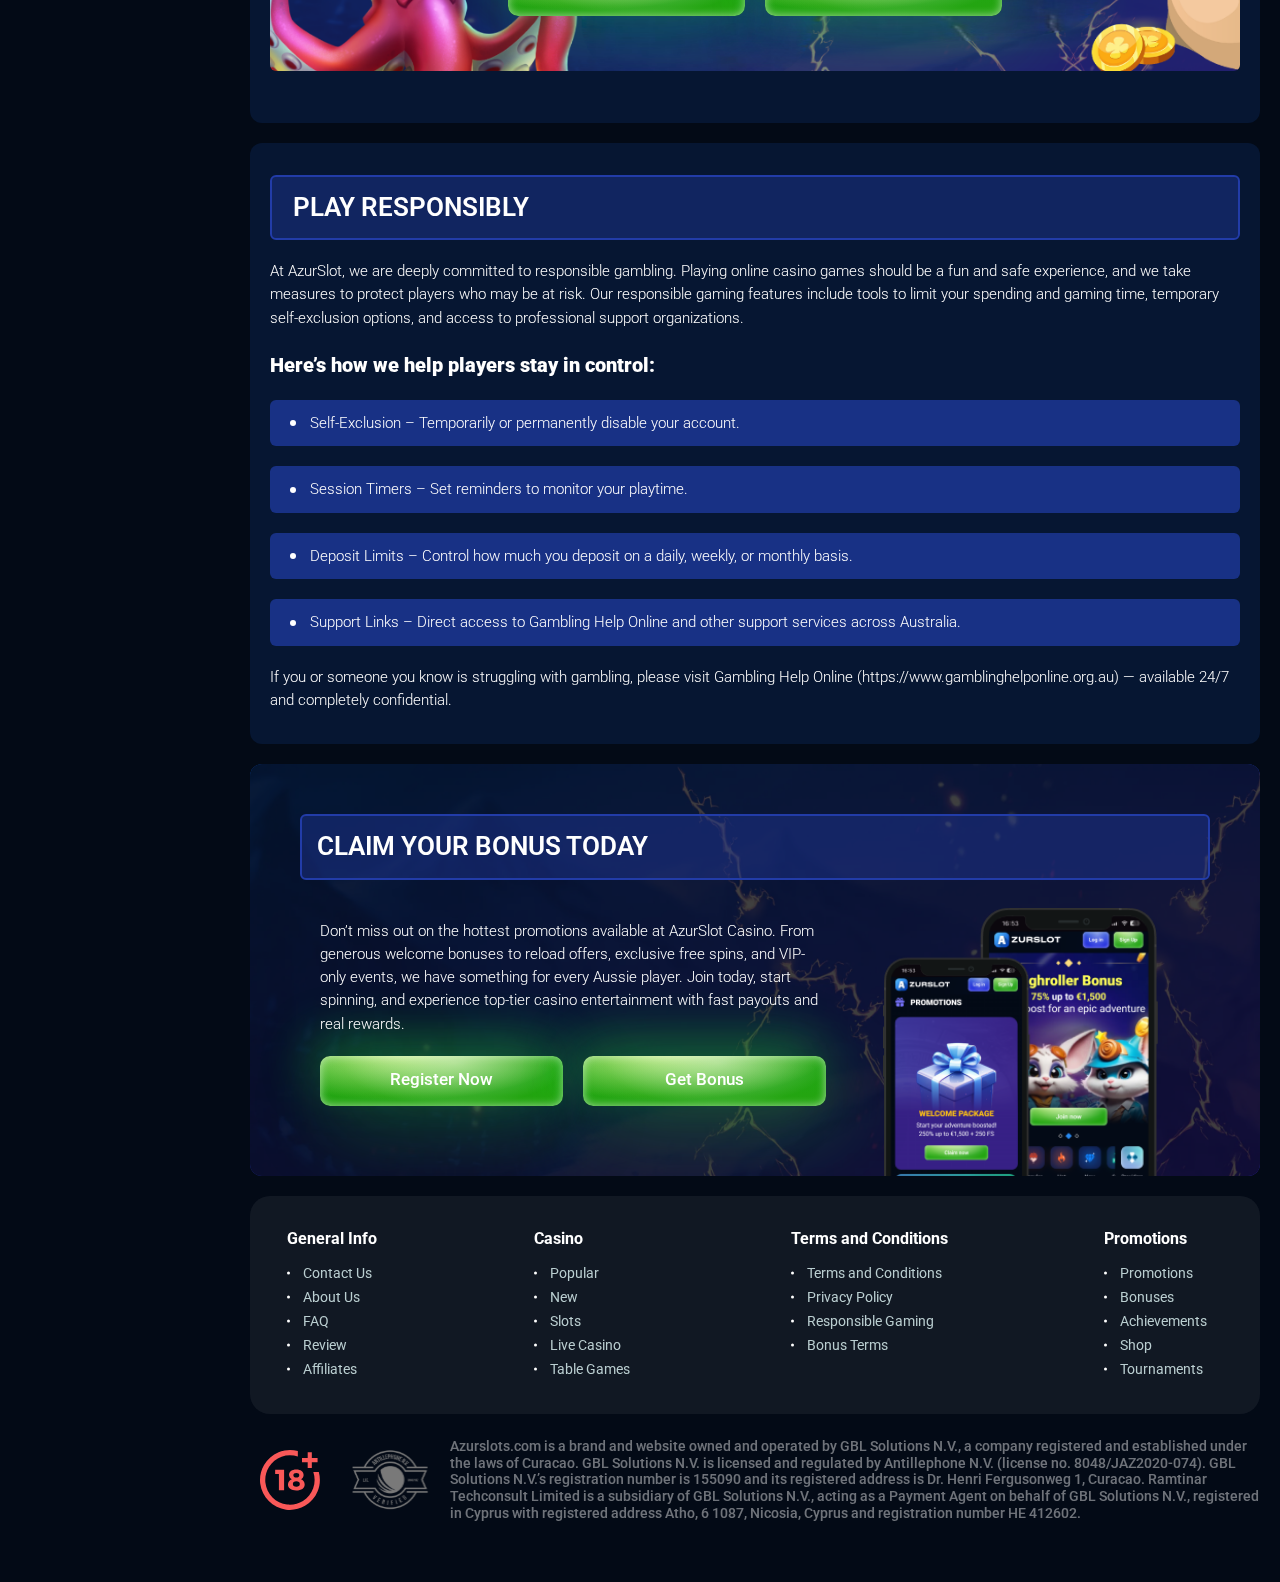
<file: bonus.html>
<!DOCTYPE html>
<html lang="en-AU">
  <head>
    <meta charset="UTF-8" />
    <meta name="viewport" content="width=device-width, initial-scale=1.0" />
    <title>
      AzurSlot Casino Australia Review 2025 – Real Money Pokies & Bonuses
    </title>
    <meta
      name="description"
      content="Explore AzurSlot Casino for Australian players: real money pokies, top bonuses, VIP rewards, and fast payouts. Mobile-ready & AUD supported!"
    />
    <meta property="og:site_name" content="Azurslot" />
    <meta
      property="og:title"
      content="AzurSlot Casino Australia Review 2025 – Real Money Pokies & Bonuses"
    />
    <meta property="og:type" content="website" />
    <meta property="og:url" content="http://azurslotcasino.au/" />
    <meta property="og:image" content />
    <meta property="og:image:alt" content />
    <meta property="og:locale" content="au" />
    <meta
      property="og:description"
      content="Explore AzurSlot Casino for Australian players: real money pokies, top bonuses, VIP rewards, and fast payouts. Mobile-ready & AUD supported!"
    />
    <link rel="preconnect" href="https://fonts.googleapis.com" />
    <link rel="preconnect" href="https://fonts.gstatic.com" crossorigin />
    <link
      href="https://fonts.googleapis.com/css2?family=Roboto:wght@400;500;700;800;900;&family=Montserrat:wght@100;200;300;400;500;600;700;800;900&display=swap"
      rel="stylesheet"
    />

    <link rel="stylesheet" href="./css/reset.css" />
    <link rel="stylesheet" href="./css/main.css" />
    <link rel="stylesheet" href="./css/media.css" />
    <link rel="icon" href="./images/favicon.png" type="image/x-icon" />
    <script
      src="https://code.jquery.com/jquery-3.6.1.min.js"
      integrity="sha256-o88AwQnZB+VDvE9tvIXrMQaPlFFSUTR+nldQm1LuPXQ="
      crossorigin="anonymous"
    ></script>
  </head>
  <body>
    <header class="header">
      <section class="content header__content">
        <a href="./index.html" class="logo header__logo"
          ><img src="./images/logo.svg" alt="logo" title=""
        /></a>
        <button class="header__btn-menu">
          <svg
            width="16px"
            height="16px"
            viewBox="0 0 16 16"
            xmlns="http://www.w3.org/2000/svg"
          >
            <rect y="0" width="16" height="3" rx="1.5"></rect>
            <rect y="6.5" width="16" height="3" rx="1.5"></rect>
            <rect y="13" width="16" height="3" rx="1.5"></rect>
          </svg>
        </button>
        <nav class="menu header__menu">
          <ul class="header__menu-list">
            <li><a href="./index.html">Main</a></li>
            <li>
              <a href="./bonus.html" class="header__menu-current">Bonus</a>
            </li>
            <li><a href="./app.html">App</a></li>
          </ul>
          <div class="header__btn">
            <a
              href="#"
              class="header__button header__button-login header__btn-login"
              >Log In
            </a>
            <a
              href="#"
              class="header__button header__button-signin header__btn-signin"
              >Sign Up</a
            >
          </div>
        </nav>
        <a href="#" class="header__button header__button-login">Log In</a>
        <a href="#" class="header__button header__button-signin">Sign Up</a>

        <div class="header__language">
          <div class="header__flag-wrap">
            <a class="header__country" href="#">
              <span><img src="./images/flag.png" alt=" Flag" title /></span>
              <span>au</span>
            </a>
          </div>
        </div>
      </section>
    </header>

    <main class="main">
      <aside class="sidebar-wrapper">
        <section class="content sidebar">
          <nav class="menu sidebar__menu">
            <ul>
              <li>
                <a href="#">
                  <div class="icon-blur">
                    <span></span>
                    <img
                      class="icon-default"
                      src="./images/sidebar/lobby.svg"
                      alt=" Lobby"
                      title
                    />
                  </div>

                  Lobby
                </a>
              </li>
              <li>
                <a href="#">
                  <div class="icon-blur">
                    <span></span>
                    <img
                      class="icon-default"
                      src="./images/sidebar/promotions.svg"
                      alt="Promotions"
                      title
                    />
                  </div>
                  Promotions</a
                >
              </li>
              <li>
                <a href="#">
                  <div class="icon-blur">
                    <span></span
                    ><img
                      class="icon-default"
                      src="./images/sidebar/tournaments.svg"
                      alt="Tournaments"
                      title
                    />
                  </div>
                  Tournaments</a
                >
              </li>
              <li>
                <a href="#">
                  <div class="icon-blur">
                    <span></span
                    ><img
                      class="icon-default"
                      src="./images/sidebar/new.svg"
                      alt="New"
                      title
                    />
                  </div>

                  New</a
                >
              </li>
              <li>
                <a href="">
                  <div class="icon-blur">
                    <span></span
                    ><img
                      class="icon-default"
                      src="./images/sidebar/achievements.svg"
                      alt="Achievements"
                      title
                    />
                  </div>
                  Achievements</a
                >
              </li>

              <li>
                <a href="">
                  <div class="icon-blur">
                    <span></span
                    ><img
                      class="icon-default"
                      src="./images/sidebar/loyaltyClub.svg"
                      alt="Loyalty Club"
                      title
                    />
                  </div>
                  Loyalty Club</a
                >
              </li>
              <li>
                <a href="">
                  <div class="icon-blur">
                    <span></span
                    ><img
                      class="icon-default"
                      src="./images/sidebar/shop.svg"
                      alt="Shop"
                      title
                    />
                  </div>
                  Shop</a
                >
              </li>
            </ul>
          </nav>
          <div class="sidebar__navigation">
            <button class="sidebar__links-button">Navigation</button>
            <div class="sidebar__links">
              <ul class="sidebar__links-list">
                <li>
                  <a href="#Introduction-to-Casino-Promotions" title
                    >Introduction to Casino Promotions</a
                  >
                </li>
                <li>
                  <a href="#Get-Started-with-Our-Generous-Welcome-Bonus" title
                    >Get Started with Our Generous Welcome Bonus</a
                  >
                </li>
                <li>
                  <a href="#Boost-Your-Balance-with-Weekly-Reload-Bonuses" title
                    >Boost Your Balance with Weekly Reload Bonuses</a
                  >
                </li>
                <li>
                  <a href="#Spin-to-Win-with-Our-Free-Spins-Offers" title
                    >Spin to Win with Our Free Spins Offers</a
                  >
                </li>
                <li>
                  <a href="#Loyalty-Rewards-&-VIP-Perks" title
                    >Loyalty Rewards & VIP Perks</a
                  >
                </li>
                <li>
                  <a href="#Get-Cashback-Every-Week!" title
                    >Get Cashback Every Week!</a
                  >
                </li>
                <li>
                  <a href="#How-Cashback-Works" title>How Cashback Works</a>
                </li>
                <li>
                  <a href="#Join-Our-Exciting-Tournaments-and-Win-Big!" title
                    >Join Our Exciting Tournaments and Win Big!</a
                  >
                </li>
                <li>
                  <a
                    href="#Grab-These-Limited-Time-Offers-Before-They’re-Gone!"
                    title
                    >Grab These Limited-Time Offers Before They’re Gone!</a
                  >
                </li>
                <li><a href="#Promotional-Codes">Promotional Codes</a></li>
                <li><a href="#Play-Responsibly">Play Responsibly</a></li>
                <li>
                  <a href="#Claim-Your-Bonus-Today">Claim Your Bonus Today</a>
                </li>
              </ul>
            </div>
          </div>
        </section>
      </aside>

      <section class="content__wrapper">
        <section class="content hero hero__content">
          <div class="background">
            <img src="./images/bonus/bg-bonus.webp" alt="hero" title />
          </div>

          <div class="hero__data">
            <ul
              class="breadcrumbs"
              itemscope
              itemtype="https://schema.org/BreadcrumbList"
            >
              <li
                itemprop="itemListElement"
                itemscope
                itemtype="https://schema.org/ListItem"
              >
                <a href="#" itemprop="item">
                  <span itemprop="name">Main</span></a
                >
                <meta itemprop="position" content="1" />
              </li>
              <li
                itemprop="itemListElement"
                itemscope
                itemtype="https://schema.org/ListItem"
              >
                <a href="#" itemprop="item">
                  <span itemprop="name">Bonus</span></a
                >
                <meta itemprop="position" content="2" />
              </li>
            </ul>
            <h1 class="title general hero__title">
              AzurSlot Casino Australia Bonuses 2025 – Free Spins, Reloads, VIP
              Perks
            </h1>
            <p class="hero__text">
              Discover top promotions for Australian players at AzurSlot. Enjoy
              free spins, high roller bonuses, VIP cashback, slot tournaments,
              and more.
            </p>
            <a href="#" class="button hero__button hero__button-page"
              >Register Now</a
            >
          </div>
        </section>
        <section class="content page-nav">
          <div class="page-nav-button sidebar__links-button">Navigation</div>
          <ul class="page-nav-list sidebar__links-list">
            <li>
              <a href="#Introduction-to-Casino-Promotions" title
                >Introduction to Casino Promotions</a
              >
            </li>
            <li>
              <a href="#Get-Started-with-Our-Generous-Welcome-Bonus" title
                >Get Started with Our Generous Welcome Bonus</a
              >
            </li>
            <li>
              <a href="#Boost-Your-Balance-with-Weekly-Reload-Bonuses" title
                >Boost Your Balance with Weekly Reload Bonuses</a
              >
            </li>
            <li>
              <a href="#Spin-to-Win-with-Our-Free-Spins-Offers" title
                >Spin to Win with Our Free Spins Offers</a
              >
            </li>
            <li>
              <a href="#Loyalty-Rewards-&-VIP-Perks" title
                >Loyalty Rewards & VIP Perks</a
              >
            </li>
            <li>
              <a href="#Get-Cashback-Every-Week!" title
                >Get Cashback Every Week!</a
              >
            </li>
            <li><a href="#How-Cashback-Works" title>How Cashback Works</a></li>
            <li>
              <a href="#Join-Our-Exciting-Tournaments-and-Win-Big!" title
                >Join Our Exciting Tournaments and Win Big!</a
              >
            </li>
            <li>
              <a
                href="#Grab-These-Limited-Time-Offers-Before-They’re-Gone!"
                title
                >Grab These Limited-Time Offers Before They’re Gone!</a
              >
            </li>
            <li><a href="#Promotional-Codes">Promotional Codes</a></li>
            <li><a href="#Play-Responsibly">Play Responsibly</a></li>
            <li>
              <a href="#Claim-Your-Bonus-Today">Claim Your Bonus Today</a>
            </li>
          </ul>
        </section>
        <section class="content article" id="Introduction-to-Casino-Promotions">
          <h2 class="title high article__title">
            Introduction to Casino Promotions
          </h2>
          <p>
            Welcome to the land of exciting rewards! At AzurSlot Casino,
            Australian players are treated to a variety of bonuses and
            promotions that add more thrill to every spin and bet. Whether
            you’re a newcomer looking to claim your welcome bonus or a seasoned
            player chasing cashbacks and free spins, our promotions page has
            something tailored just for you.
          </p>
        </section>
        <section
          class="content bonuses"
          id="Get-Started-with-Our-Generous-Welcome-Bonus"
        >
          <h2 class="title high bonuses__title">
            Get Started with Our Generous Welcome Bonus
          </h2>
          <p>
            New Aussie players can kick off their journey with a powerful
            three-tier welcome package:
          </p>
          <ul class="bonuses__list">
            <li class="bonuses__item">
              <h3 class="title medium bonuses__subtitle">
                First Deposit:
                <span>100% bonus up to AU$500 + 100 Free Spins</span>
              </h3>
            </li>
            <li class="bonuses__item">
              <h3 class="title medium">
                Second Deposit:
                <span>70% bonus up to AU$1,200 + 75 Free Spins</span>
              </h3>
            </li>
            <li class="bonuses__item">
              <h3 class="title medium">
                Third Deposit:
                <span>80% bonus up to AU$800 + 75 Free Spins</span>
              </h3>
            </li>
            <li class="bonuses__item">
              <div class="bonuses__buttons">
                <a href="#" class="button bonuses__button">Register Now</a>
                <a href="#" class="button bonuses__button">Get Bonus</a>
              </div>
            </li>
          </ul>
          <p>
            Note: Deposits of AU$80 or more unlock the full amount of free
            spins.
          </p>
          <h3 class="title medium">How to Claim:</h3>
          <ol>
            <li>Register your free account at AzurSlot</li>
            <li>Make a qualifying deposit (minimum AU$32)</li>
            <li>
              Bonus and free spins are automatically credited to your account
            </li>
          </ol>
          <div class="bonuses__content">
            <h4 class="title mini">Important Terms:</h4>
            <ul>
              <li>Wagering requirements: 45x</li>
              <li>Free spins winnings capped at AU$170</li>
              <li>Bonus valid for 5 days after activation</li>
              <li>Activate within 48 hours of deposit</li>
              <li>Maximum bonus bet: AU$8</li>
            </ul>
          </div>
        </section>
        <section
          class="content article article__reload"
          id="Boost-Your-Balance-with-Weekly-Reload-Bonuses"
        >
          <h2 class="article__title high title">
            Boost Your Balance with Weekly Reload Bonuses
          </h2>
          <p>
            Ready to recharge your playtime? At AzurSlot Casino, Aussie players
            enjoy thrilling reload bonuses designed to boost your balance every
            single week.
          </p>
          <div class="article__wrap">
            <div class="article__bonuses-content">
              <h3>Weekly Reload Offers</h3>
              <p>Twice the fun, twice the winning potential:</p>
              <ul>
                <li>
                  <span>Saturday Reload Bonus:</span> Get a 30% match up to
                  AU$200 when you deposit AU$30 or more.
                </li>
                <li>
                  <span>Sunday Reload Bonus:</span> Another 30% match up to
                  AU$200 available every Sunday.
                </li>
              </ul>

              <p>
                All reload bonuses are credited instantly and subject to a 45x
                wagering requirement. Maximum bonus bet: AU$8. Valid for 5 days
                from activation.
              </p>

              <a href="#" class="button article__button article__reload__button"
                >Register Now</a
              >
            </div>
            <div class="article__reload-img">
              <img src="./images/bonus/bonus-img1.webp" alt="decor" title />
            </div>
          </div>
          <div class="article__wrap">
            <div class="article__reload-img">
              <img src="./images/bonus/bonus-img2.webp" alt="decor" title />
            </div>
            <div class="article__bonuses-content">
              <h3>Special Reload Promotions</h3>
              <p>
                Throughout the year, AzurSlot hosts exciting reload promotions
                tailored to Australia’s most anticipated holidays and events:
              </p>
              <ul>
                <li>
                  <span>Halloween Haul:</span> Spook-tacular reload bonuses and
                  free spins
                </li>
                <li>
                  <span>Christmas Cracker Reload:</span> Festive top-ups and
                  seasonal surprises.
                </li>
                <li>
                  <span>Australia Day Boosts:</span> True-blue Aussie reload
                  rewards.
                </li>
              </ul>

              <p>
                Stay subscribed to our newsletter and turn on mobile push
                notifications to never miss these special offers!
              </p>

              <a href="#" class="button article__button article__reload__button"
                >Register Now</a
              >
            </div>
          </div>
        </section>
        <section
          class="content article article__offers"
          id="Spin-to-Win-with-Our-Free-Spins-Offers"
        >
          <h2 class="article__title high title">
            Spin to Win with Our Free Spins Offers
          </h2>
          <p>
            Free spins are the perfect way to enjoy more of your favourite
            pokies without spending more. At AzurSlot Casino, we’ve tailored
            exclusive spin-based promotions to keep Aussie players entertained
            all week long.
          </p>

          <h3>Free Spins Details</h3>
          <p>
            Our promotions regularly include free spins on top-performing pokies
            loved across Australia. Highlights include:
          </p>
          <ul class="article__offers-list">
            <li>250 Free Spins through the Welcome Package</li>
            <li>50 Spins per day on your first and second deposit bonuses</li>
            <li>
              Popular slots: Big Bass Bonanza, Gates of Olympus, Moon Princess,
              and more
            </li>
            <li>Monday Free Spins events for returning players</li>
            <li>
              No deposit? No worries — we often run free spin promos through our
              Bonus Shop!
            </li>
          </ul>
          <a href="#" class="button article__button article__offers-button"
            >Register Now</a
          >
          <div class="article__wrap">
            <div class="article__reload-img">
              <img src="./images/bonus/bonus-img3.webp" alt="decor" title />
            </div>
            <div class="article__bonuses-content">
              <h3>Slot-Specific Promotions</h3>
              <p>We host slot-focused campaigns every month:</p>
              <ul>
                <li>Jackpot Drops on trending pokies</li>
                <li>
                  Leaderboard Events tied to specific games with prize pools in
                  bonus cash or free spins
                </li>
                <li>
                  New release highlights — spin on fresh slots for added rewards
                </li>
                <li>
                  Bonus Codes: Watch your inbox for exclusive codes just for
                  Aussie players
                </li>
              </ul>

              <p>
                Whether you prefer classics or new hits, our Free Spins promos
                are designed to keep the action going stron
              </p>

              <a href="#" class="button article__button article__offers__button"
                >Register Now</a
              >
            </div>
          </div>
        </section>
        <section
          class="content article article__loyalty"
          id="Loyalty-Rewards-&-VIP-Perks"
        >
          <h2 class="article__title high title">Loyalty Rewards & VIP Perks</h2>
          <p>
            At AzurSlot Casino, we know that loyal players deserve to be treated
            like royalty. Our VIP Program and Loyalty Points system are built to
            deliver real value — and exclusive rewards — for Australian players
            who play regularly.
          </p>
          <div class="article__loyalty-wrapper">
            <div class="article__loyalty-wrapp">
              <div class="article__loyalty-img">
                <img
                  src="./images/bonus/banner-loyalty.png"
                  alt="banner"
                  title
                />
              </div>
              <div class="article__loyalty-wrap">
                <h3 class="title medium">Loyalty Points System</h3>
                <p>
                  Play pokies and rack up points with every real money spin:
                </p>
                <ul>
                  <li>
                    1 Loyalty Point for every AU$1,500 wagered on eligible
                    pokies
                  </li>
                  <li>
                    Real-money bets only contribute to loyalty points (bonus
                    play excluded)
                  </li>
                  <li>
                    Table games, live dealer titles, and video poker do not
                    count toward point accumulation
                  </li>
                </ul>
              </div>
            </div>
          </div>
          <p>
            Redeem points for bonuses, level up your VIP tier, and unlock even
            more benefits!
          </p>
          <h3 class="title medium article__loyalty-subtitle">
            VIP Tiers and Benefits
          </h3>
          <p>
            Our tiered VIP Club offers ascending perks based on your gameplay:
          </p>
          <table class="article__loyalty-table">
            <tbody>
              <tr>
                <th>VIP Level</th>
                <th>Wager per 1 Point</th>
                <th>Key Perks</th>
              </tr>

              <tr>
                <td>Level 1</td>
                <td>AU$1,500</td>
                <td>Entry-level access</td>
              </tr>
              <tr>
                <td>Level 2</td>
                <td>AU$1,500</td>
                <td>Faster point earnings</td>
              </tr>
              <tr>
                <td>Level 3</td>
                <td>AU$1,400</td>
                <td>Exclusive offers</td>
              </tr>
              <tr>
                <td>Level 4</td>
                <td>AU$1,300</td>
                <td>Personal account manager</td>
              </tr>
              <tr>
                <td>Level 5</td>
                <td>AU$1,200</td>
                <td>VIP gifts & priority support</td>
              </tr>
            </tbody>
          </table>
          <h3 class="title medium article__loyalty-subtitle">
            Other VIP benefits include:
          </h3>
          <div class="article-benefits__content">
            <div class="article-benefits__content-wrap">
              <div class="features__background">
                <img src="./images/main/banner-main1.png" alt="banner" title />
              </div>
              <ul>
                <li>Weekly Cashback up to 20%</li>
                <li>Level-Up Bonuses</li>
                <li>Birthday Surprises</li>
                <li>High RTP pokies and live gamess</li>
                <li>Invites to private tournaments & events</li>
                <li>Faster withdrawals and higher cashout limits</li>
              </ul>
            </div>
            <p>
              Becoming a VIP at AzurSlot means enjoying an elite experience
              where your play is always rewarded.
            </p>
          </div>
          <div class="article__tournaments-block">
            <a href="#" class="button article__tournaments__button"
              >Download the IOS app</a
            >
            <a href="#" class="logo article__tournaments__logo"
              ><img src="./images/logo.svg" alt="logo" title=""
            /></a>
            <a href="#" class="button article__tournaments__button"
              >Download the android app</a
            >
          </div>
        </section>
        <section class="content article" id="Get-Cashback-Every-Week!">
          <h2 class="article__title high title">Get Cashback Every Week!</h2>
          <p>
            Our cashback system is tailored for Australian players who want a
            safety net while playing their favourite games. Even when luck isn’t
            on your side, AzurSlot makes sure you’re still rewarded.
          </p>
          <section class="content banner">
            <div class="background banner__background">
              <img src="./images/main/banner-main.png" alt="banner" title />
            </div>
            <div class="banner__info">
              <a href="#" class="logo banner__logo"
                ><img src="./images/logo.svg" alt="logo" title=""
              /></a>
              <div class="banner__buttons">
                <a
                  href="#"
                  class="button banner__button banner__button-cashback"
                  >Download the IOS app</a
                >
                <a
                  href="#"
                  class="button banner__button banner__button-cashback"
                  >Download the android app</a
                >
              </div>
            </div>
          </section>
        </section>
        <section
          class="content article article__cashback"
          id="How-Cashback-Works"
        >
          <h2 class="title high article__title">How Cashback Works</h2>
          <div class="article__cashback-wrap">
            <div class="article__cashback-img">
              <img src="./images/bonus/banner-bonus1.jpg" alt="" title />
            </div>
            <ul>
              <li>Receive cashback on your weekly net losses.</li>
              <li>The rate is based on your VIP level (starting from 5%).</li>
              <li>Cashback is automatically credited every Monday in AUD</li>
              <li>Valid for pokies only; table and live games excluded.</li>
            </ul>
          </div>
          <h3>Claiming Your Cashback</h3>
          <div class="article__cashback-wrapp">
            <div class="article__cashback-image">
              <img src="./images/bonus/bonus-banner2.webp" alt="banner" title />
            </div>

            <div class="article__cashback-wrapper">
              <ul>
                <li>Go to your profile section on Monday.</li>
                <li>
                  Click “Activate Cashback” or wait for it to auto-credit.
                </li>
                <li>Use your cashback within 5 days before it expires.</li>
              </ul>
              <a href="#" class="button article__button article__cashback"
                >Register Now</a
              >
            </div>
            <div class="article__cashback-images">
              <img src="./images/bonus/decor-cashback.png" alt="decor" title />
            </div>
          </div>
        </section>
        <section
          class="content article article__join"
          id="Join-Our-Exciting-Tournaments-and-Win-Big!"
        >
          <h2 class="title high article__title">
            Join Our Exciting Tournaments and Win Big!
          </h2>
          <p>
            Every week, AzurSlot players can compete in slot and table game
            tournaments with real cash and free spin prizes. Rise through the
            ranks and dominate the leaderboard!
          </p>
          <div class="article__join-content">
            <div class="article__join-box">
              <h3>Ongoing and Upcoming Tournaments</h3>
              <ul>
                <li>Weekly Slot Showdowns with prize pools up to AU$5,000</li>
                <li>
                  Table game leaderboards featuring blackjack and roulette
                </li>
                <li>Seasonal themed events with exclusive bonus prize</li>
              </ul>
            </div>
            <div class="article__join-box">
              <h3>How to Participate</h3>
              <ul>
                <li>
                  Play qualifying games listed in each tournament description.
                </li>
                <li>Accumulate points by wagering and winning real money.</li>
                <li>Top players win bonuses, spins, and bragging rights!</li>
              </ul>
            </div>
          </div>
        </section>
        <section
          class="content article article__limited"
          id="Grab-These-Limited-Time-Offers-Before-They’re-Gone!"
        >
          <h2 class="title high article__title">
            Grab These Limited-Time Offers Before They’re Gone!
          </h2>
          <p>
            Don't miss our exclusive, time-limited promos tailored for
            Australians. Check back often for fresh bonuses, holiday deals, and
            surprise giveaways.
          </p>
          <div class="article__limited-content">
            <div class="article__limited-info">
              <h3>Exclusive Events</h3>
              <ul>
                <li>Halloween Jackpot Raffles</li>
                <li>Christmas Bonus Calendar</li>
                <li>Australia Day Spin Fest</li>
                <li>New Year Reloads</li>
              </ul>
              <a href="#" class="button button__article article__limited-button"
                >Register Now</a
              >
            </div>
            <div class="article__limited-img">
              <img src="./images/bonus/banner-img4.webp" alt="" title />
            </div>
          </div>
        </section>
        <section
          class="content article article__promotional"
          id="Promotional-Codes"
        >
          <h2 class="title high article__title">Promotional Codes</h2>
          <p>
            Look out for bonus codes in your email or on the promo page.
            Examples include:
          </p>
          <ul>
            <li>BONZAIBONUS</li>
            <li>AUSSIEWIN</li>
            <li>GDAYSPINS</li>
          </ul>
          <section class="content banner">
            <div class="background banner__background">
              <img src="./images/main/banner-main.png" alt="banner" title />
            </div>
            <div class="banner__info">
              <a href="#" class="logo banner__logo"
                ><img src="./images/logo.svg" alt="logo" title=""
              /></a>
              <div class="banner__buttons">
                <a href="#" class="button banner__button banner__button-promo"
                  >Download the IOS app</a
                >
                <a href="#" class="button banner__button banner__button-promo"
                  >Download the android app</a
                >
              </div>
            </div>
          </section>
        </section>
        <section
          class="content article article__responsibly"
          id="Play-Responsibly"
        >
          <h2 class="title high article__title"> Play Responsibly</h2>
          <p>
            At AzurSlot, we are deeply committed to responsible gambling.
            Playing online casino games should be a fun and safe experience, and
            we take measures to protect players who may be at risk. Our
            responsible gaming features include tools to limit your spending and
            gaming time, temporary self-exclusion options, and access to
            professional support organizations.
          </p>
          <h3>Here’s how we help players stay in control:</h3>
          <ul>
            <li>
              Self-Exclusion – Temporarily or permanently disable your account.
            </li>
            <li>Session Timers – Set reminders to monitor your playtime.</li>
            <li>
              Deposit Limits – Control how much you deposit on a daily, weekly,
              or monthly basis.
            </li>
            <li>
              Support Links – Direct access to Gambling Help Online and other
              support services across Australia.
            </li>
          </ul>
          <p>
            If you or someone you know is struggling with gambling, please visit
            Gambling Help Online (https://www.gamblinghelponline.org.au) —
            available 24/7 and completely confidential.
          </p>
        </section>
        <section
          class="content article article__claim"
          id="Claim-Your-Bonus-Today"
        >
          <div class="background article__claim-background">
            <img src="./images/bonus/banner-bonus3.webp" alt="banner" title />
            <div class="article__claim-img">
              <img src="./images/bonus/decor-claim.png" alt="decor" title />
            </div>
          </div>
          <h2 class="title high article__claim__title">
            Claim Your Bonus Today
          </h2>
          <div class="article__claim-content">
            <p>
              Don’t miss out on the hottest promotions available at AzurSlot
              Casino. From generous welcome bonuses to reload offers, exclusive
              free spins, and VIP-only events, we have something for every
              Aussie player. Join today, start spinning, and experience top-tier
              casino entertainment with fast payouts and real rewards.
            </p>
            <div class="article__btn article__claim-btn">
              <a href="#" class="button article__claim__button"
                >Register Now
              </a>
              <a href="#" class="button article__claim__button">Get Bonus </a>
            </div>
          </div>
        </section>
        <div class="" onclick="scrollToTop()">
          <button class="main__arrow" id="scrollToTopBtn"></button>
        </div>
      </section>
    </main>
    <footer class="footer">
      <section class="content footer__content">
        <div class="footer__wrapper">
          <ul class="footer__menu">
            <li>
              <div>General Info</div>
              <ul class="footer__info">
                <li><a href="#">Contact Us </a></li>
                <li><a href="#">About Us</a></li>
                <li><a href="#">FAQ</a></li>
                <li><a href="#">Review</a></li>
                <li><a href="#">Affiliates</a></li>
              </ul>
            </li>

            <li>
              <div>Casino</div>
              <ul class="footer__info">
                <li><a href="#">Popular</a></li>
                <li><a href="#">New</a></li>
                <li><a href="#">Slots</a></li>
                <li><a href="#">Live Casino</a></li>
                <li><a href="#">Table Games</a></li>
              </ul>
            </li>
            <li>
              <div>Terms and Conditions</div>
              <ul class="footer__info">
                <li>
                  <a href="#">Terms and Conditions</a>
                </li>
                <li>
                  <a href="#">Privacy Policy</a>
                </li>
                <li>
                  <a href="#">Responsible Gaming</a>
                </li>
                <li>
                  <a href="#">Bonus Terms</a>
                </li>
              </ul>
            </li>
            <li>
              <div>Promotions</div>
              <ul class="footer__info">
                <li><a href="#">Promotions</a></li>
                <li><a href="#">Bonuses</a></li>
                <li><a href="#">Achievements</a></li>
                <li><a href="#">Shop</a></li>
                <li><a href="#">Tournaments</a></li>
              </ul>
            </li>
          </ul>
        </div>

        <div class="footer__text">
          <div class="footer__img">
            <img src="./images/age.svg" alt="age" title />
            <img src="./images/footer-frame.svg" alt="frame" title />
          </div>
          <p>
            Azurslots.com is a brand and website owned and operated by GBL
            Solutions N.V., a company registered and established under the laws
            of Curacao. GBL Solutions N.V. is licensed and regulated by
            Antillephone N.V. (license no. 8048/JAZ2020-074). GBL Solutions
            N.V.’s registration number is 155090 and its registered address is
            Dr. Henri Fergusonweg 1, Curacao. Ramtinar Techconsult Limited is a
            subsidiary of GBL Solutions N.V., acting as a Payment Agent on
            behalf of GBL Solutions N.V., registered in Cyprus with registered
            address Atho, 6 1087, Nicosia, Cyprus and registration number ΗΕ
            412602.
          </p>
        </div>
      </section>
    </footer>
    <script src="./js/sidebar.js" defer></script>
    <script src="./js/expander.js" defer></script>
    <script src="./js/mobile-menu.js" defer></script>
    <script src="./js/arrowUp.js" defer></script>
    <script src="./js/anchor.js" defer></script>
  </body>
</html>
</file>
<file: css/main.css>
html {
  scroll-behavior: smooth;
  text-size-adjust: 100%;
  box-sizing: border-box;
}

.no-scroll {
  overflow-y: hidden;
}

body.no-scroll {
  overflow-y: hidden;
}

body {
  display: block;
  position: relative;
  width: 100%;
  background: #030a16;
  font-family: "Roboto", sans-serif;
  font-size: 15px;
  font-weight: 300;
  line-height: 150%;
  text-align: left;
  color: #ffffff;
  overflow-x: hidden;
}

.content {
  display: block;
  position: relative;
  width: 100%;
  max-width: 1163px;
  max-width: 1250px;

  /* max-width: 1400px; */
  overflow: hidden;
  border-radius: 12px;
  background: #09224d80;
  padding: 32px 20px;
  margin: 0 auto 20px auto;
}

h1,
h2,
h3,
h4,
.title {
  display: block;
  position: relative;
  font-size: 30px;
  font-weight: 900;
  line-height: 150%;
  text-align: center;
  text-transform: uppercase;
  color: #ffff5a;
}

h2,
.title.high {
  display: flex;
  justify-content: left;
  align-items: center;
  font-size: 26px;
  line-height: 120%;
  font-weight: 600;
  color: #ffffff;
  text-align: left;
  text-transform: uppercase;
  background: #223ca866;
  border: 2px solid #223ca8;
  border-radius: 6px;
  padding: 15px;
  margin-bottom: 16px;
}

h3,
.title.medium {
  font-size: 20px;
  font-weight: 900;
  line-height: 150%;
  text-align: left;
  color: #ffffff;
  text-transform: uppercase;
}
h4,
.title.mini {
  font-size: 20px;
  font-weight: 900;
  line-height: 150%;
  text-align: left;
  text-transform: capitalize;
  color: #ffffff;
}

article > *,
.article > *,
.desk > * {
  margin-top: 20px;
}

article > *:first-child,
.article > *:first-child,
.desk > *:first-child {
  margin-top: 0 !important;
}

article > h2,
.article > h2,
.desk > h2 {
  margin-top: 32px;
}

article > h3,
.article > h3,
.desk > h3 {
  margin-top: 20px;
}
article > h4,
.article > h4,
.desk > h4 {
  margin-top: 16px;
}

.button {
  position: relative;
  width: 203px;
  height: 50px;

  background: radial-gradient(
      45.91% 85.94% at 55.4% 14.06%,
      rgba(255, 255, 255, 0.4) 0%,
      rgba(255, 255, 255, 0.032) 100%
    ),
    radial-gradient(
      121.48% 78.97% at 22.73% 20.31%,
      rgba(45, 241, 81, 0.2) 18.62%,
      rgba(55, 241, 45, 0.186) 100%
    ),
    radial-gradient(
      80.45% 122.89% at 33.52% -15.63%,
      rgba(242, 242, 146, 1) 0%,
      rgba(22, 144, 0, 1) 85.15%
    ),
    radial-gradient(
      317.72% 44.57% at 82.39% 55.47%,
      rgba(22, 163, 2, 1) 0%,
      rgba(0, 188, 177, 1) 100%
    );

  box-shadow: 10px 20px 80px 0 rgba(30, 233, 50, 0.3),
    -10px -20px 50px 0 rgba(30, 233, 50, 0.3),
    inset 0 0 10px 0 rgba(255, 255, 255, 0.6);
  border-radius: 10px;
  overflow: hidden;
  font-size: 17px;
  font-weight: 500;
  line-height: 100%;
  text-align: center;
  text-decoration: none;
  text-transform: capitalize;
  color: #ffffff;
  white-space: nowrap;
  cursor: pointer;
  padding: 15px 40px;
  margin: 0 auto;
  transition: all 0.5s;
}

.button:hover {
  transform: scale(1.05);
}

.header__button {
  position: relative;
  min-width: 131px;
  height: 40px;
  font-size: 14px;
  font-weight: 500;
  line-height: 100%;
  text-align: center;
  text-decoration: none;
  text-transform: capitalize;

  white-space: nowrap;
  color: #ffffff;
  cursor: pointer;
  background: radial-gradient(
      45.91% 85.94% at 55.4% 14.06%,
      rgba(255, 255, 255, 0.4) 0%,
      rgba(255, 255, 255, 0.032) 100%
    ),
    radial-gradient(
      121.48% 78.97% at 22.73% 20.31%,
      rgba(45, 241, 81, 0.2) 18.62%,
      rgba(55, 241, 45, 0.186) 100%
    ),
    radial-gradient(
      80.45% 122.89% at 33.52% -15.63%,
      rgba(242, 242, 146, 1) 0%,
      rgba(22, 144, 0, 1) 85.15%
    ),
    radial-gradient(
      317.72% 44.57% at 82.39% 55.47%,
      rgba(22, 163, 2, 1) 0%,
      rgba(0, 188, 177, 1) 100%
    );
  box-shadow: 10px 20px 80px 0 rgba(30, 233, 50, 0.3),
    -10px -20px 50px 0 rgba(30, 233, 50, 0.3),
    inset 0 0 10px 0 rgba(255, 255, 255, 0.6);
  border-radius: 10px;
  overflow: hidden;
  padding: 12px 30px;
  margin: 0 auto;
}

.header__button-signin {
  margin-right: 15px;
  margin-left: 0;
  transition: all 0.5s;
}

.header__button-login {
  background: radial-gradient(
      45.91% 85.94% at 55.4% 14.06%,
      rgba(255, 255, 255, 0.4) 0%,
      rgba(255, 255, 255, 0.032) 100%
    ),
    radial-gradient(
      121.48% 78.97% at 22.73% 20.31%,
      rgba(48, 25, 176, 0.2) 18.62%,
      rgba(9, 91, 178, 0.2) 100%
    ),
    radial-gradient(177.49% 126.29% at 33.52% -15.63%, #2575de 0%, #221be8 85%),
    radial-gradient(317.72% 44.57% at 82.39% 55.47%, #1f28d6 0%, #2849ef 100%);

  min-width: 129px;
  margin-left: auto;
  margin-right: 15px;
}

.header__button:hover {
  transform: scale(1.05);
}

.header,
.main,
.footer {
  display: flex;
  position: relative;
  justify-content: space-between;
  align-items: center;
  width: 100%;
  /* max-width: 1600px; */
  max-width: 1440px;
  padding: 20px;
  margin: 0 auto;
}

.background,
.hero__background {
  display: block;
  position: absolute;
  bottom: 0;
  left: 0;
  height: 100%;
  width: 100%;
  overflow: hidden;
}

.background img,
.hero__background img {
  position: relative;
  display: block;
  width: 100%;
  height: 100%;
  object-fit: cover;
}
.images img {
  display: block;
  width: 100%;
  height: 100%;
  border-radius: 6px;
  overflow: hidden;
  object-fit: cover;
  object-position: 100%;
}

/* -------------------HEADER---------------- */

.header {
  position: fixed;
  top: 0;
  left: 0;
  right: 0;
  background: #050e22;
  padding: 0;
  z-index: 100;
  max-width: 100%;
}

.header__content {
  display: flex;
  align-items: center;
  flex-direction: row;
  max-width: 1440px;
  max-height: 68px;
  border-radius: 0;
  background: #050e22;
  padding: 20px;
  margin-bottom: 0;
}

.logo {
  display: block;
  position: relative;
  flex: 0 0 179px;
  margin-right: 51px;
  padding: 10px 0;
  transition: all 0.5s;
}

.logo:hover {
  transform: scale(1.2);
}

.logo img {
  display: block;
  position: relative;
  width: auto;
  max-height: 40px;
}

.header__menu {
  display: flex;
  white-space: nowrap;
  max-height: calc(100vh - 60px);
  overflow-y: auto;
}

.header__menu-list {
  display: flex;
  flex: 1 1 auto;
  flex-direction: row;
  justify-content: center;
  align-items: center;
  white-space: nowrap;

  border-radius: 20px;
}

.header__menu-list li {
  display: block;
  text-align: left;
  padding: 0 20px;
  transition: all 0.5s;
}

.header__menu-list li a {
  display: block;
  color: #ffffff;
  font-weight: 800;
  font-size: 16px;
  line-height: 120%;
  padding: 10px 0;
  opacity: 0.5;
}
.header__menu-list li .header__menu-current {
  color: #ffffff;
  opacity: 1;
}

.header__country {
  display: flex;
  align-items: center;
  gap: 4px;
  border-radius: 20px;
  /* padding: 8px; */
  margin-left: auto;
}

.header__country span:last-child {
  color: #ffffff;
  font-weight: 600;
  font-size: 14px;
  line-height: 16px;
  text-transform: uppercase;
}

.header__country img,
.header__flag-link img {
  width: 24px;
  height: 24px;
  vertical-align: middle;
}

.header__menu-list li {
  display: block;
  text-align: left;
  transition: all 0.5s;
}

.header__menu-list li a {
  display: block;
  color: #ffffff;

  padding: 10px 0;
}

.header__menu li a:hover {
  opacity: 1;
}

.header__btn {
  display: none;
}
/* -------------- header__btn-menu-----------*/

.header__btn-menu {
  display: block;
  flex: 0 1 auto;
  min-width: 0;
  background: #ffffff1a;

  border: 1px solid #ffffff;
  padding: 12px;
  order: 3;
  transition: all 0.5s;
}

svg {
  position: relative;
  fill: #ffffff;
  line-height: 1;
  vertical-align: 1;
}

.header__btn-menu {
  display: none;
}

/* -------------main------------- */
.main {
  padding-top: 88px;
  padding-bottom: 0;
}

.content__wrapper {
  display: block;
  position: relative;
  flex: 1 1 100%;
  margin-left: 20px;
}

/* -------------sidebar--------- */

.sidebar-wrapper {
  display: block;
  position: relative;
  align-self: stretch;
  flex: 0 0 210px;
}
.sidebar {
  position: sticky;
  background: transparent;
  top: 88px;
  bottom: 20px;
  padding: 0px;
  overflow-y: auto;

  max-height: calc(100vh - 100px);
}

.sidebar::-webkit-scrollbar {
  display: none;
}

.sidebar__menu ul li a {
  display: block;
  position: relative;
  color: #ffffff;
  font-size: 17px;
  font-weight: 400;
  line-height: 150%;
  transition: all 0.5s;
  display: flex;
  gap: 16px;
  align-items: center;
  transition: all 0.5s;
}

.sidebar__menu ul li a img {
  /* filter: brightness(0) invert(1); */
}

.sidebar__menu ul li:hover a img {
  filter: invert(84%) sepia(100%) saturate(500%) hue-rotate(0deg)
    brightness(500%);
}

.sidebar__menu ul li:hover a {
  color: #ffff5a;
}

/*  */

.sidebar__menu {
  border-radius: 12px;
  background: #0f1622;

  margin-bottom: 20px;
}

.sidebar__menu ul li {
  display: flex;
  align-items: center;
  padding: 10px 12px;
  transition: all 0.5s;
}

.sidebar__menu ul li + li {
  margin-top: 4px;
}
.sidebar__menu li a img {
  position: relative;
  min-width: 24px;
  min-height: 24px;
  margin: auto;

  vertical-align: middle;
}

.icon-blur {
  position: relative;
  display: flex;
  align-items: center;
  width: 40px;
  height: 40px;
}

.icon-blur span {
  position: absolute;
  top: 0px;
  left: -4px;
  left: 50%;
  transform: translateX(-50%);
  width: 100%;
  height: 100%;
  filter: blur(5px);
  background: #16a3025e;
  z-index: 0;
  border-radius: 50%;
}

.sidebar__menu li:nth-child(2) a .icon-blur span {
  background: #0855c95e;
}
.sidebar__menu li:nth-child(3) a .icon-blur span {
  background: #de941d5e;
}
.sidebar__menu li:nth-child(4) a .icon-blur span {
  background: #ff070b5e;
}
video.sidebar__menu li:nth-child(5) a .icon-blur span {
  background: #f2f2925e;
}
.sidebar__menu li:nth-child(6) a .icon-blur span {
  background: #c031cd5e;
}
.sidebar__menu li:nth-child(7) a .icon-blur span {
  background: #22c21a5e;
}

.sidebar__links-button,
.sidebar__links-menu {
  position: relative;
  font-size: 16px;
  font-weight: 700;
  line-height: 120%;
  color: #44b52d;
  text-align: left;
  background: none;

  white-space: normal;
  width: 100%;
  padding-right: 70px;

  padding: 6.5px 12px;
  transition: all 0.5s;
}

.sidebar__navigation {
  border-radius: 12px;
  background: #0f1622;
}
.sidebar__links-button::after,
.page-nav-button::after {
  content: "";
  display: block;
  position: absolute;
  right: 16px;
  top: 50%;
  transform: translateY(-50%);
  width: 14px;
  height: 14px;
  background: url(../images/sidebar/sidebar-plus.svg) no-repeat center center /
    contain;
  transition: all 0.3s ease-in-out;
}
.sidebar__links-button.active::after,
.page-nav-button.active::after {
  background: url(../images/sidebar/sidebar-minus.svg) no-repeat center center /
    contain;
}

.sidebar__links-list li a {
  position: relative;
  display: block;
  color: #ffffff;
  font-size: 15px;
  font-weight: 300;
  line-height: 120%;
  padding: 6px 12px 6px 36px;
  transition: all 0.5s;
}

.sidebar__links-list li a::before {
  content: "";
  position: absolute;
  display: block;
  width: 3px;
  height: 3px;
  border-radius: 50%;
  top: 13px;
  left: 16px;
  background: #ffffff;
}

.sidebar__links-list.active {
  display: block;
}

.sidebar__links-list li a:hover {
  color: #5b7dff;
}

.sidebar__links-list li a:hover::before {
  background: #5b7dff;
}

.sidebar__links-list {
  display: block;
  max-height: 100vh;
}

.sidebar__links-list li + li {
  padding-top: 4px;
}

.page-nav-button {
  margin-bottom: 0;
  cursor: pointer;
}

.sidebar__links-list,
.page-nav-list {
  overflow: hidden;
  max-height: 0;
  transition: max-height 0.5s ease;
}

.sidebar__links-list.active,
.page-nav-list.active {
  display: block;
  max-height: 1000px;
}

.page-nav {
  display: none;
  padding: 0;
  background: #ffffff0f;
}

/* -----------hero------ */

.hero {
  display: flex;
  justify-content: left;
  align-items: center;
  min-height: 380px;
  /* height: 380px;
  height: 420px; */
  padding: 0;

  padding: 30px 20px;
  overflow: hidden;
}

.hero__data {
  display: flex;
  flex-direction: column;
  justify-content: left;
  align-items: flex-start;
  position: relative;
  max-width: 750px;

  border-radius: 12px;
  padding: 20px;
}

.hero__title {
  position: relative;
  display: flex;
  flex-direction: column;
  text-align: left;

  margin-bottom: 12px;
}

.hero__title strong {
  font-size: 38px;
  line-height: 119%;
  font-weight: 900;
  margin-top: 6px;
}

.hero__title strong span {
  color: #ffffff;
}

.hero__rating {
  display: flex;
  justify-content: center;
  align-items: center;
  margin-bottom: 8.5px;
  font-size: 18px;
  line-height: 150%;
  font-weight: 400;
  color: #ffffff;
  text-transform: uppercase;
}

.hero__rating p {
  margin-right: 16px;
  text-transform: uppercase;
}
.hero__rating span {
  display: flex;
  align-items: center;
  gap: 4px;
}

.hero__text {
  font-size: 15px;
  line-height: 150%;
  margin-bottom: 24px;
  text-align: left;
  color: #ffffff;
}
.hero__button {
  margin-left: 0;
  z-index: 3;
}
/* -------------article--------------- */

.article .article__subtitle {
  justify-content: start;
  font-size: 20px;
  line-height: 32px;
  color: #ffffff;
  padding: 0;
  margin: 16px 0 0 0;
  text-decoration: none;
}

.article__button,
.ratings__button {
  display: flex;
  justify-content: center;
  align-items: center;
  font-size: 16px;
  line-height: 20px;
  text-transform: none;
  margin-top: 16px;
  margin-right: auto;
  margin-left: auto;
}

.article__button:hover,
.ratings__button:hover {
  transform: none;
  background: radial-gradient(
      35.8% 316.2% at 82.39% 55.47%,
      #1f28d6 0%,
      #2849ef 100%
    ),
    radial-gradient(
      92.56% 151.44% at 33.52% -15.63%,
      #2575de 0%,
      #221be8 85.15%
    ),
    radial-gradient(
      66.76% 121.06% at 22.73% 20.31%,
      rgba(48, 25, 176, 0.2) 18.63%,
      rgba(9, 91, 179, 0.2) 100%
    ),
    radial-gradient(
      45.91% 85.94% at 55.4% 14.06%,
      rgba(255, 255, 255, 0.4) 0%,
      rgba(255, 255, 255, 0.032) 100%
    );
}

.article ul li,
.article .article__requirements-content ul li {
  position: relative;
  padding-left: 40px;
}

.article ul li::before,
.article .article__requirements-content ul li::before {
  content: "";
  position: absolute;
  display: block;
  width: 6px;
  height: 6px;
  border-radius: 50%;
  top: 50%;
  transform: translateY(-50%);
  left: 20px;
  background: #ffffff;
}

/* для нумерованного списка */

.article ol,
.bonuses ol {
  counter-reset: ol;
  position: relative;
}

.article ol li,
.bonuses ol li {
  counter-increment: ol;
  position: relative;
  padding-left: 20px;
  font-weight: 300;
  line-height: 155%;
  font-size: 15px;
  border-radius: 6px;
  background: #223ca866;
  border: 2px solid #223ca8;
  overflow: hidden;
  padding: 13px 20px 13px 60px;
  z-index: 1;
}

.article ol li + li,
.bonuses ol li + li {
  margin-top: 20px;
}

.article ol li::before,
.bonuses ol li::before {
  content: counter(ol) " ";
  display: inline-block;
  position: absolute;
  font: inherit;
  font-weight: 700;
  color: inherit;
  left: 0;
  top: 50%;
  transform: translateY(-50%);
  color: #223ca8;
  background: #ffffff;
  border-radius: 6px 0 0 6px;
  padding: 14.5px 15.5px;
  z-index: 2;
  height: 100%;
  display: flex;
  align-items: center;
}
/*  */

.article ol li span {
  font-weight: 600;
}

.article h3 {
  font-weight: 900;
  font-size: 20px;
  line-height: 150%;
  text-transform: none;
}
.article ul {
  display: flex;
  flex-direction: column;
  gap: 8px;
}

.article__statistic {
  width: 100%;
  overflow: hidden;
  border-radius: 6px;
}

.article__statistic tbody {
  /* width: 100%; */
  border: 1px solid #223ca8;
  overflow: hidden;
}

.article__statistic tr {
  /* width: 100%; */
  background: #223ca866;
}

.article__statistic tr:not(:last-child) {
  border-bottom: 1px solid #ffffff26;
}
.article__statistic tr th {
  background: #223ca8;

  color: #ffffff;

  text-transform: uppercase;
  font-size: 15px;
  font-weight: 700;
  line-height: 140%;
  text-align: left;
  word-break: break-word;
  width: 20%;

  padding: 12px 20px;
}

.article__statistic tr td {
  padding: 12px 20px;
  word-break: break-word;
  width: 20%;
}

.article__statistic tr td {
  border: none;
}

.article__statistic tr td:last-child {
  border-right: none;
}

.article p {
  line-height: 155%;
}

.article__program div {
  position: absolute;
  top: 30%;
  bottom: 0;
  right: 39px;
  z-index: 0;
}

.article__program ul {
  display: flex;
  flex-direction: column;
  gap: 16px;
  z-index: 2;
}

.article__program ul li {
  width: 60%;
  background: #223ca866;
  border: 2px solid #223ca8;
  border-radius: 6px;
  padding: 12px 20px 12px 40px;
}

.article__tournaments div {
  position: relative;
  border-radius: 6px;

  overflow: hidden;
  height: 100%;
}
.article__tournaments div img {
  height: 100%;
  display: block;
  min-height: 120px;
}

.article__tournaments .article__tournaments-block img {
  min-height: 0;
}
.article__tournaments .images::after {
  content: "";
  background: #000000bf;

  position: absolute;
  top: 0;
  left: 0;
  width: 100%;
  height: 100%;
}

.article__tournaments ul {
  display: flex;
  flex-direction: row;
  position: absolute;
  top: 50%;
  transform: translateY(-50%);
  gap: 16px;
  padding: 20px;
}

.article__tournaments ul li {
  background: #223ca866;
  border: 2px solid #223ca8;
  border-radius: 6px;
  width: 33.33%;
  padding: 12px 20px 12px 50px;
}

.article__tournaments ul li::before {
  top: 20px;
  transform: none;
  left: 30px;
}

.article__tournaments-block {
  display: flex;
  justify-content: space-between;
  align-items: center;
  gap: 20px;
  background: #223ca866;
  border: 2px solid #223ca8;
  border-radius: 6px;
  padding: 15px;
}

.article__tournaments__logo {
  padding: 0;
  margin-right: 0;
}

.article__tournaments__button {
  width: 240px;
  text-transform: none;
  padding: 15px 10px;
  margin-left: 0;
  margin-right: 0;
}

.article-games ul {
  display: flex;
  flex-direction: row;
  list-style: none;
  gap: 20px;
}

.article-games ul li {
  background: #2c4ed980;
  text-align: center;
  width: 33.33%;
  border-radius: 6px;
  padding: 20px 12px;
}
.article-games ul li::before {
  display: none;
}

.article-games ul li h3 {
  font-weight: 900;
  font-size: 20px;
  line-height: 150%;
  text-align: center;
  padding-bottom: 16px;
  border-bottom: 1px solid #ffffff26;
  margin-bottom: 16px;
}
.article-games ul li p {
  border-bottom: 1px solid #ffffff26;
  padding-bottom: 16px;
  margin-bottom: 16px;
}
.article-games__button {
  display: inline-block;
}

.article__live-wrap {
  position: relative;
}
.article__live ul {
  position: absolute;
  top: 50%;
  transform: translateY(-50%);
  display: flex;
  flex-direction: column;
  gap: 16px;
  padding: 20px;
}

.article__live ul li {
  background: #2c4ed980;
  border-radius: 6px;
  font-weight: 600;
  line-height: 165%;
  padding: 12px 20px 12px 40px;
}
.article__live .images {
  height: 219px;
}

.article__live .images::after {
  content: "";
  background: #00000080;
  position: absolute;
  top: 0;
  left: 0;
  width: 100%;
  height: 100%;
}

.article__deposit-image {
  position: absolute;
  right: 20px;

  bottom: 0;
}
.article__deposit-info {
  position: relative;
  width: 60%;
  display: flex;
  flex-direction: column;
  gap: 20px;
  z-index: 1;
}

.article__deposit-info > * {
  z-index: 2;
}
.article__deposit1-image {
  z-index: 0;
  right: 65%;
  position: absolute;
  bottom: 0;
  z-index: 0;
}

.article__deposit2-image {
  position: relative;
  /* z-index: 1; */
  display: block;
}
/* ------about----------- */
.about__content {
  display: flex;
  gap: 20px;
}
.about__table {
  width: 100%;
  display: flex;
  background: #223ca866;
  border: 2px solid #223ca8;
  border-radius: 6px;
}

.about__subtitle {
  margin-top: 20px;
  margin-bottom: 20px;
}
.about__group {
  display: flex;
  flex-direction: column;
  width: 100%;
}

.about__group tr {
  display: flex;
  position: relative;
  flex-direction: row;
  justify-content: left;
  text-align: left;
  padding: 12px 20px;
}
.about__group tr:not(:last-child) {
  border-bottom: 1px solid #ffffff26;
}

.about__table th {
  font-weight: 900;
  line-height: 150%;
  font-size: 20px;
}

.about__table td:last-child,
.about__table th:last-child {
  width: 70%;
}

.about__table td:first-child,
.about__table th:first-child {
  width: 30%;

  padding-right: 10px;
}

/* ------------features------ */

.features__info {
  display: flex;
  flex-direction: column;
  position: relative;
  background: #223ca866;
  border: 2px solid #223ca8;
  border-radius: 6px;
  height: auto;
  padding: 20px;
}

.features__info h3 {
  position: relative;
  font-weight: 600;
  line-height: 165%;
  font-size: 20px;
  padding-left: 64px;
}

.features__info h3::before,
.features__info-cons::before {
  content: "";
  display: block;
  position: absolute;
  width: 40px;
  height: 40px;
  left: 0;
  top: 50%;
  transform: translateY(-50%);
  background: url(../images/main/features-plus.svg) no-repeat center center /
    contain;
}

h3.features__info-cons::before {
  background: url(../images/main/features-minus.svg) no-repeat center center /
    contain;
}
.features__list {
  display: flex;
  gap: 20px;
  justify-content: space-between;
  width: 100%;

  border-radius: 20px;
}
.features__wrap {
  position: relative;
  margin-bottom: 20px;
}

.features__wrap ul {
  width: 70%;
  display: flex;
  flex-direction: row;
  flex-wrap: wrap;
  justify-content: center;
  gap: 30px;
  position: absolute;
  top: 50%;
  transform: translateY(-50%);
  padding: 50px 30px;
}

.features__wrap ul li {
  display: flex;
  /* width: max-content; */
  background: #223ca866;
  border: 2px solid #223ca8;
  border-radius: 6px;
  font-weight: 600;
  line-height: 165%;
  align-items: center;
  padding: 12px 20px;
}

.features__list ul li {
  display: flex;
  font-weight: 600;
  line-height: 165%;
  align-items: center;
  padding: 5px 20px 5px 82px;
}
.features__background {
  position: relative;
}

.features__background img {
  display: block;
  position: relative;
  border-radius: 6px;
  min-height: 311px;
  object-fit: cover;
  object-position: 100%;
}

.features__list ul li::before {
  content: "";
  display: block;
  position: absolute;
  min-width: 4px;
  height: 4px;
  border-radius: 50%;
  left: 65px;
  background: #ffffff;
}

.features__list .banner__features {
  margin-bottom: 0;
  height: auto;
}

.features__info,
.features__list .banner__features {
  display: flex;
  width: 100%;
  gap: 16px;
}

/* -------------banner---------------- */

.banner {
  display: flex;
  align-items: center;
  justify-content: center;
  overflow: hidden;
  width: 100%;
  height: 220px;
  background: #00000080;
  padding: 20px 88px;

  border-radius: 6px;
  margin-bottom: 20px;
}

.banner__info {
  display: flex;

  flex-direction: column;
  align-items: center;
  position: relative;
  justify-content: center;
  text-align: center;

  border-radius: 12px;
  padding: 16px;
}

.banner .banner__title-main {
  text-align: left;
  flex-direction: column;
  align-items: center;
  font-weight: 900;
  line-height: 100%;
  font-size: 40px;
  color: #ffff5a;
  width: 100%;
  background: none;
  text-transform: none;
  padding: 0;
  margin-bottom: 20px;
}

.banner__logo {
  flex: 0;
  margin-right: 0;
  padding: 0;
  margin-bottom: 20px;
}

.banner .banner__title-main::before {
  display: none;
}

.banner__title-main > *:last-child {
  color: #ffff5a;
  font-size: 28px;
  line-height: 119%;
  font-weight: 900;
  margin-top: 8px;
}

.banner__title-main span {
  color: #ffffff;
}

.banner__buttons {
  display: flex;
  gap: 20px;
}

.banner__button {
  display: inline-block;
  width: 237px;
  text-transform: none;
  padding: 16px 10px;
}
/* -------------bonus------------ */
.bonus ul {
  display: flex;
  flex-wrap: wrap;
  gap: 20px;
}

.bonus ul li {
  position: relative;
  display: flex;
  flex-direction: column;
  background: #223ca866;
  border: 2px solid #223ca8;
  border-radius: 6px;
  width: calc(50% - 10px);
  font-weight: 900;
  font-size: 20px;
  align-items: start;
  text-align: left;
  line-height: 150%;
  padding: 20px 12px;
  z-index: 1;
}

.bonus ul li span {
  font-weight: 300;
  font-size: 15px;
  line-height: 150%;
  margin-top: 16px;
}
.bonus ul li div {
  position: absolute;
  right: 0;
  top: 0;
  bottom: 0;
  z-index: -1;
}
.bonus ul li div img {
  height: 100%;
}

/* ------------ratings------------------- */
.ratings__table {
  border-radius: 6px;
  display: flex;
  width: 100%;
  border-radius: 6px;
  background: #223ca866;
  border: 2px solid #223ca8;
}
.ratings__table tbody {
  display: block;
  width: 100%;
}
.ratings__table tbody tr {
  width: 100%;
  display: flex;
}

.ratings__table tbody tr td,
.ratings__table tbody tr th {
  display: block;
  padding: 12px 20px;
}

.ratings__table tbody tr td:first-child,
.ratings__table tbody tr th:first-child {
  width: 30%;
}
.ratings__table tbody tr td:last-child,
.ratings__table tbody tr th:last-child {
  width: 70%;
}

.ratings__table tbody tr:not(:last-child) {
  border-bottom: 1px solid #ffffff26;
}
/* --------faq------------- */

.faq .faq__subtitle {
  position: relative;
  font-weight: 700;
  font-size: 18px;
  line-height: 100%;
  text-align: left;
  border-radius: 6px;
  background: #223ca866;
  border: 2px solid #223ca8;
  color: #ffffff;
  text-transform: uppercase;
  cursor: pointer;
  padding: 17.5px 56px 17.5px 20px;
}

.faq__list li + li {
  margin-top: 8px;
}

.faq__subtitle::after {
  content: "";
  display: block;
  position: absolute;
  top: 50%;
  transform: translateY(-50%);
  right: 16px;
  width: 24px;
  height: 24px;
  background: url(../images/faq-arrowDown.svg) no-repeat center center / contain;
  transition: transform 0.3s ease-in-out;
}
.faq__subtitle.active::after {
  transform: translateY(-50%) rotate(-180deg);
}

.faq__item.active {
  position: relative;

  border-radius: 6px;
}

.faq__subtitle.active {
  border-radius: 6px 6px 0 0;
}

.faq__answer {
  position: relative;
  background: #fffffffa;
  color: #0d4047;
  border-radius: 0 0 6px 6px;
  padding: 16px 20px;
}

.js-expand-content {
  display: none;
  overflow: hidden;
}
/*  */

.js-expand-content.expanded {
  height: 100%;
}

/* -------review----- */

.review__wrapper {
  border-radius: 6px;
  background: #223ca866;
  border: 2px solid #223ca8;
  flex: 1 1 calc(50% - 16px);
  padding: 20px;
}

.review__photo {
  display: block;
  width: 60px;
  height: 60px;
}

.review ul {
  display: flex;
  flex-wrap: wrap;
  gap: 20px;
  width: 100%;
  margin-top: 16px;
}
.review ul li {
  display: flex;
  flex: 1 1 calc(50% - 16px);
  border-radius: 6px;
}

.review__wrapp {
  display: flex;
  flex-direction: column;
  margin-bottom: 16px;
}

.review .review__wrapp h3 {
  font-size: 20px;
  color: #ffffff;
  font-weight: 700;
  text-transform: none;
  margin-bottom: 16px;
}

.review__wrapp img {
  width: 22px;
  height: 22px;
}

/* ---------main__arrow------ */
.main__arrow {
  display: block;
  position: fixed;
  width: 42px;
  height: 42px;
  right: 20px;
  bottom: 20px;
  background: url(../images/ArrowUp.svg) no-repeat center center / contain;
  z-index: 100;
}

/* -------footer------------ */
.footer {
  padding-top: 0;
  padding-left: 250px;
}

.footer__content {
  display: flex;
  flex-direction: column;
  align-items: center;
  color: #baced0;
  max-width: 1400px;
  background: transparent;
  gap: 24px;
  padding: 20px 0;
  padding-top: 0;
}

.footer__logo {
  display: flex;
  max-height: 40px;
  max-width: 179px;
  flex: 0 0 179px;
  padding: 0;
}

.footer__logo img {
  display: block;
}
.footer__menu {
  display: flex;
  flex-wrap: wrap;
  gap: 20px;
  align-items: center;
  align-content: center;
  justify-content: space-between;
  border-radius: 20px;
  align-items: flex-start;
}

/* .footer__menu li {
  flex: 1 0 calc((100% - 2px) / 5);
} */

.footer__desc p {
  font-size: 12px;
  line-height: 14px;
}

.footer__desc img {
  width: 60px;
}

.footer__info li {
  position: relative;
}

.footer__img-wrap {
  display: flex;
  flex-direction: row;
  gap: 8px;
}

.footer__menu li div,
.footer__wrapp div {
  font-size: 16px;
  font-weight: 700;
  line-height: 20px;
  margin-bottom: 12px;
  color: #ffffff;
}

.footer__menu li a {
  position: relative;
  display: block;
  font-size: 14px;
  font-weight: 400;
  line-height: 16px;
  white-space: nowrap;
  color: inherit;
  padding: 4px 16px 4px 16px;
  transition: all 0.5s ease;
}

.footer__menu li a::before {
  content: "";
  position: absolute;
  display: block;
  width: 3px;
  height: 3px;
  border-radius: 50%;
  top: 50%;
  transform: translateY(-50%);
  left: 0;
  background: #ffffff;
}

.footer__link {
  color: #516389;
  text-decoration: underline;
  transition: all 0.5s ease;
}

.footer__link:hover {
  color: #ffff5a;
}
.footer__menu li a:hover {
  color: #44b52d;
}

.footer__menu li a:hover::before {
  background: #44b52d;
}

.footer__wrap {
  display: flex;
  justify-content: space-between;
  align-items: flex-start;
  gap: 12px;
}
.footer__wrap img {
  display: block;
  width: 64px;
  height: 56px;
}

.footer__age {
  color: #ffffff;
  font-size: 20px;
  line-height: 24px;
  font-weight: 700;
  flex: 0 0 60px;
}

.footer__wrapper-content {
  width: 100%;
  display: flex;
  justify-content: space-between;
  align-items: center;
  gap: 20px;
}

.footer__wrapp img {
  display: block;
  width: 40px;
  height: 40px;
  margin-left: auto;
}

.footer__wrapper {
  display: flex;
  flex-direction: row;
  gap: 100px;
  background: #ffffff0f;
  border-radius: 20px;
  padding: 33px 37px;
  width: 100%;
}

.footer__img {
  display: flex;
  flex: 0 0 180px;
  flex-direction: row;
  gap: 20px;
}

.footer__logo-wrap {
  display: flex;
  justify-content: space-between;
  flex-direction: row;
}

.footer__flag-wrap {
  background: #14235a;
  border-radius: 10px;
  padding: 12px;
}

.footer__info img {
  margin-right: 8px;
  vertical-align: middle;
}

.footer__cards-pay {
  background: #ffffff0f;
  border-radius: 20px;
  gap: 24px;
  padding: 16px;
}

.footer__cards-pay ul {
  display: flex;
  justify-content: center;
  flex-wrap: wrap;
  row-gap: 24px;
  column-gap: 40px;
}

.footer__cards-pay a img {
  display: block;
  height: 56px;
  transition: all 0.5s;
}

.footer__cards-pay a img:hover {
  transform: scale(1.1);
}

.footer__cards-casino ul {
  display: flex;
  flex-wrap: wrap;
  gap: 12px;
  justify-content: center;
  border-bottom: 1px solid #51638980;
  padding: 16px 0 40px 0;
}

.footer__cards-casino ul li a {
  display: block;
  transition: all 0.5s;
}

.footer__cards-casino ul li a:hover {
  transform: scale(1.1);
}

.footer__text {
  display: flex;
  align-items: center;
  gap: 20px;
}
.footer__text p {
  font-weight: 500;
  font-size: 14px;
  line-height: 120%;
  color: #ffffff6e;
}

.footer__copy {
  width: 100%;
}
/* --------------bonus-page--------------- */

.hero__background {
  position: relative;
  object-position: 100%;
  border-radius: 20px;
}

.hero__button-page {
  margin-top: 10px;
}

.hero__page {
  width: 100%;
  max-width: 1600px;
  background: transparent;
  padding-top: 0;
  margin-bottom: 0;
  margin-left: auto;
  margin-right: auto;
  margin-top: 88px;
  border-radius: 12px;
  padding-bottom: 20px;
}

.main-page {
  padding-top: 0;
}

.hero__data-page {
  position: absolute;
  /* margin-left: 322px; */
  margin-left: 230px;
}
.breadcrumbs {
  display: flex;
  justify-content: left;
  text-align: center;
  margin-bottom: 12px;
  white-space: nowrap;
}

.breadcrumbs li:not(:last-child) a {
  padding-left: 0;
}

.hero__title-page {
  color: #ffffff;
}

.breadcrumbs li a {
  font-size: 18px;
  line-height: 20px;
  font-weight: 400;
  color: #ffffff;
  padding: 10px;
}

.breadcrumbs li:first-child a:hover {
  color: #1be181;
}

.breadcrumbs li:last-child a {
  font-weight: 400;
  cursor: default;
}

.breadcrumbs > li:not(:last-child):after {
  content: ">";
  position: relative;
  color: #ffffff;
}

.hero__title-bonus {
  margin-bottom: 16px;
}

.article__link {
  color: #44b52d;
  font-weight: 700;
}

.banner__background-page {
  height: 173px;
  max-height: 100%;
  object-fit: cover;
}

.banner__background-page img {
  display: block;
  height: 100%;
  width: 100%;
  object-fit: cover;
}

.content.bonuses {
  /* padding: 0;
  background: none;
  border-radius: 0; */
  box-shadow: none;
}

.bonuses h3 {
  margin-bottom: 20px;
}

.bonuses__list {
  display: flex;
  flex-wrap: wrap;
  gap: 20px;
  width: 100%;
  display: grid;
  grid-template-columns: repeat(2, 1fr);
  margin-bottom: 20px;
}

.bonuses__item {
  display: flex;
  align-items: center;
  position: relative;

  height: auto;

  border-radius: 6px;
  background: #223ca866;
  border: 2px solid #223ca8;
  overflow: hidden;
  width: 100%;
  padding: 20px 12px;
}
.bonuses__list .bonuses__item h3 {
  display: flex;
  flex-direction: column;
  text-transform: capitalize;
  font-size: 20px;
  font-weight: 900;

  margin-bottom: 0;
}

.bonuses__item h3 span {
  font-weight: 300;
  line-height: 150%;
  font-size: 15px;
  margin-top: 16px;
}

.bonuses__item > * {
  position: relative;
}

.bonuses__item + .bonuses__item {
  margin-top: 0;
}

.bonuses__item:last-child {
  justify-content: center;
}

.bonuses__item:before {
  display: none;
}

.bonuses p {
  margin-bottom: 20px;
}
.bonuses ol {
  margin-bottom: 20px;
}

.title.bonuses__title {
  display: block;
  text-align: left;
  position: relative;
  font-weight: 900;
  font-size: 20px;
  line-height: 120%;
  align-items: flex-start;

  margin-bottom: 20px;
}

.title.bonuses__title strong {
  color: #ffffff;
  margin-left: 10px;
  margin-right: 10px;
}

.title.bonuses__title::before {
  display: none;
}

.bonuses__buttons {
  display: flex;
  flex-direction: row;
  justify-content: center;
  /* flex-wrap: wrap; */
  gap: 20px;
}

.bonuses__content {
  background: #223ca866;
  border: 2px solid #223ca8;
  border-radius: 6px;
  padding: 20px;
}

.bonuses__button {
  width: 237px;
  height: 50px;
  color: #ffffff;
  text-transform: none;
  font-size: 17px;
  line-height: 100%;
  font-weight: 500;
  padding: 16px 29.5px;
}

.article__list li + li {
  margin-top: 8px;
}

.banner__wrapper {
  display: flex;
  flex-wrap: wrap;
  flex-direction: column;
  gap: 20px;
  padding: 0;
  background: none;
}

.hero__button-bonus {
  margin-top: 12px;
}

.bonuses__content h4 {
  border-bottom: 1px solid #ffffff26;
  padding-bottom: 20px;
  margin-bottom: 20px;
}

.bonuses__content ul {
  display: flex;
  flex-direction: row;
  flex-wrap: wrap;
  gap: 20px;
  width: 80%;
}

.article__wrap {
  display: flex;
  flex-direction: row;
  align-items: center;
  background: #223ca866;
  border: 2px solid #223ca8;
  border-radius: 6px;
  gap: 20px;
  padding: 20px;
}

.article__bonuses-content {
  display: flex;
  flex-direction: column;
  gap: 20px;
}
.article__bonuses-content h3 {
  font-weight: 600;
}

.article__bonuses-content ul {
  gap: 20px;
}
.article__bonuses-content ul li {
  font-weight: 400;
  padding-left: 20px;
}
.article__bonuses-content p {
  font-weight: 400;
}

.article__bonuses-content ul li span {
  font-weight: 800;
}
.article__bonuses-content ul li::before {
  left: 0;
}

.article__wrap div img {
  max-width: 355px;
  height: 100%;
  display: block;
}

.article__reload__button,
.article__offers__button {
  margin-left: 0;
  margin-top: 0;
}

.article__offers-button {
  display: inline-block;
  margin-top: 20px;
}

.article__offers .article__offers-list li {
  border-radius: 6px;
  background: #2c4ed980;
  padding: 12px 20px 12px 40px;
}

.article__loyalty-img,
.article__loyalty-wrapp {
  position: relative;
}

.article__loyalty-img img {
  border-radius: 6px;
  display: block;
  object-fit: cover;
  min-height: 300px;
}

.article__loyalty-img {
  min-height: 300px;
}

.article__loyalty-wrap {
  position: absolute;
  top: 50%;
  transform: translateY(-50%);
  padding: 20px;
}

.article__loyalty .article__loyalty-wrap h3 {
  font-weight: 600;
  font-size: 20px;
  line-height: 165%;
  text-transform: capitalize;
  margin-bottom: 16px;
}

.article__loyalty-wrapp {
  margin-bottom: 20px;
}

.article__loyalty .article__loyalty-wrap p {
  margin-bottom: 16px;
}
.article__loyalty .article__loyalty-wrap ul {
  display: flex;
  flex-direction: column;
  gap: 16px;
}

.article__loyalty .article__loyalty-wrap ul li {
  background: #2c4ed980;
  border-radius: 6px;
  padding: 12px 20px 12px 40px;
}
.article__loyalty .article__loyalty-subtitle {
  font-weight: 900;
  text-transform: none;
  margin-bottom: 20px;
}

.article__loyalty .article__loyalty-wrapper p {
  margin-bottom: 20px;
}

.article__loyalty-table {
  display: flex;
  border: 2px solid #223ca8;
  background: #223ca866;
  border-radius: 6px;
  margin-bottom: 20px;
}
.article__loyalty-table,
.article__loyalty-table tbody,
.article__loyalty-table tbody tr {
  width: 100%;
}
.article__loyalty-table tbody tr {
  display: flex;
}

.article__loyalty-table tbody tr th,
.article__loyalty-table tbody tr td {
  width: 33.33%;
  padding: 12px 20px;
}
.article__loyalty-table tbody tr th {
  background: #223ca8;
  font-weight: 700;
  font-size: 15px;
  line-height: 140%;
  text-transform: uppercase;
}

.article__loyalty-table tbody tr:not(:last-child) {
  border-bottom: 1px solid #ffffff26;
}
.article-benefits__content-wrap {
  position: relative;
  margin-bottom: 20px;
}

.article-benefits__content ul {
  width: 70%;
  display: flex;
  flex-direction: row;
  flex-wrap: wrap;
  justify-content: center;
  gap: 30px;
  position: absolute;
  top: 50%;
  transform: translateY(-50%);
  padding: 50px 30px;
}
.article-benefits__content ul li {
  display: flex;
  width: max-content;
  background: #223ca866;
  border: 2px solid #223ca8;
  border-radius: 6px;
  font-weight: 600;
  line-height: 165%;
  align-items: center;
  padding: 12px 20px;
}

.article-benefits__content ul li::before {
  display: none;
}

.article__cashback-img img,
.article__cashback-image img {
  border-radius: 6px;
  display: block;
  height: 284px;
  width: 100%;
}
.article__cashback-image img {
  min-height: 289px;
}

.article__cashback-image {
  position: relative;
  overflow: hidden;
  border-radius: 6px;
}

.article__cashback-img::after,
.article__cashback-image::after {
  content: "";
  position: absolute;
  top: 0;
  left: 0;
  width: 100%;
  height: 100%;

  background: #000000bf;
}
.article__cashback-wrap,
.article__cashback-wrapp {
  position: relative;
  z-index: 1;
}

.article__cashback-wrap ul,
.article__cashback-wrapp .article__cashback-wrapper {
  position: absolute;
  display: flex;
  flex-direction: column;
  gap: 16px;
  top: 50%;
  transform: translateY(-50%);
  padding: 20px;
}

.article__cashback-wrapp .article__cashback-wrapper {
  width: 100%;
  gap: 20px;
}
.article__cashback-wrapper {
  z-index: 2;
}
.article__cashback-wrap ul li,
.article__cashback-wrapp ul li {
  background: #2c4ed980;
  border-radius: 6px;
  padding: 12px 20px 12px 40px;
}

.article__cashback-wrapp ul {
  gap: 16px;
}

.article__cashback-wrapp ul li {
  width: 70%;
}

.article__cashback-images {
  position: absolute;
  right: 0;
  bottom: 0;
}
.article__cashback {
  margin-left: 0;
  margin-top: 0;
}

.article__join-content {
  display: flex;
  flex-direction: row;
  gap: 20px;
}
.article__join-box {
  background: linear-gradient(#00000080, #00000080),
    url(../images/bonus/bonus-join.png);
  background-size: cover;
  background-position: center;
  border-radius: 6px;
  padding: 20px;
  width: 50%;
}
.article__join-box ul {
  display: flex;
  flex-direction: column;
  gap: 20px;
  margin-top: 20px;
}

.article__join-box ul li {
  background: #2c4ed980;
  border-radius: 6px;
  padding: 12px 20px 12px 40px;
}

.article__limited-content {
  display: flex;
  align-items: center;
  gap: 20px;
  background: #223ca866;
  border: 2px solid #223ca8;
  border-radius: 6px;
  padding: 20px;
}
.article__join-box h3 {
  font-weight: 600;
  line-height: 155%;
}

.article__limited-info,
.article__limited-img {
  width: 50%;
}

.article__limited-info ul {
  display: flex;
  flex-direction: row;
  flex-wrap: wrap;
  gap: 20px;
  margin-top: 20px;
  margin-bottom: 20px;
}
.article__limited-info ul li {
  width: calc(50% - 10px);
}
.article__limited-info h3 {
  font-weight: 600;
}

.article__limited-button {
  display: inline-block;
}

.article__limited-img img {
  display: block;
  height: 189px;
  /* height: 100%; */
}

.article__promotional ul {
  display: flex;
  flex-direction: row;
  gap: 20px;
}

.article__promotional ul li {
  background: #2c4ed980;
  border-radius: 6px;
  font-size: 18px;
  line-height: 155%;
  font-weight: 800;
  padding: 12px 20px 12px 40px;
  width: 33.33%;
}

.article__responsibly ul {
  display: flex;
  flex-direction: column;
  gap: 20px;
}
.article__responsibly ul li {
  background: #2c4ed980;
  border-radius: 6px;
  padding: 12px 20px 12px 40px;
}

.article__claim-background::after {
  content: "";
  position: absolute;
  top: 0;
  left: 0;
  width: 100%;
  height: 100%;
  background: #000000bf;
}

.article__claim-img {
  position: absolute;
  right: 102px;
  top: 35%;
  bottom: 0;
  z-index: 1;
}
.article__claim {
  padding: 50px;
}

.article__claim .article__claim__title {
  margin-top: 0;
  margin-bottom: 20px;
}
.article__claim p {
  z-index: 1;
  margin-bottom: 20px;
}

.article__claim-content {
  position: relative;
  width: 60%;
  display: flex;
  flex-direction: column;
  padding: 20px;
  margin-top: 0;
  z-index: 1;
}

.article__claim-btn {
  display: flex;
  gap: 20px;
}

.article__claim__button {
  width: 282px;
  margin-left: 0;
  margin-right: 0;
}
/* --------------------app-page------------- */

.article__links {
  color: inherit;
  text-decoration: underline;
}
.article__benefits-img img {
  display: block;
  overflow: hidden;
  width: 100%;
}
.article__benefits-img {
  position: relative;
  overflow: hidden;
  border-radius: 6px;
  height: 208px;
  width: 100%;
}
.article__benefits-img::after,
.article .article__requirements-img::after,
.article__prefer-box::after {
  content: "";
  position: absolute;
  top: 0;
  left: 0;
  width: 100%;
  height: 100%;
  background: #000000bf;
  border-radius: 6px;
}

.article .article__requirements-img::after {
  background: #00000080;
}

.article__prefer-box::after {
  background: #000000bf;
}
.article__benefits ul {
  display: flex;
  flex-direction: row;
  flex-wrap: wrap;
  position: absolute;
  gap: 16px;
  top: 50%;
  transform: translateY(-50%);
  padding: 20px;
}
.article__benefits-box {
  position: relative;
  height: auto;
  width: 100%;
}

.article__benefits ul li {
  background: #223ca866;
  border: 2px solid #223ca8;
  border-radius: 6px;
  flex: 1 1 25%;
  padding: 12px 20px 12px 40px;
}
.article .article__requirements-list {
  gap: 20px;
}
.article .article__requirements-list li {
  padding-left: 0;
  position: relative;
}

.article .article__requirements-list li h3 {
  text-transform: uppercase;
}
.article .article__requirements-list li::before {
  display: none;
}

.article .article__requirements-list li img {
  display: block;
  width: 100%;
  height: 100%;
  border-radius: 6px;
}

.article__requirements-content,
.article__prefer-content ul {
  position: absolute;

  top: 50%;
  transform: translateY(-50%);
  padding: 20px;
  z-index: 3;
  width: 100%;
}

.article__requirements-content ul {
  gap: 16px;
  margin-top: 20px;
}
.article__requirements-content ul li {
  background: #2c4ed980;
  border-radius: 6px;
  padding: 12px 20px 12px 40px;
  z-index: 1;
}

.article
  .article__requirements-list
  li:nth-child(3)
  .article__requirements-img {
  height: 270px;
  width: 100%;
}

.article .article__requirements-list li:nth-child(1) .article__requirements-img,
.article
  .article__requirements-list
  li:nth-child(2)
  .article__requirements-img {
  height: 205px;
  width: 100%;
}
.article__prefer-content {
  position: relative;
  overflow: hidden;
}

.article__prefer-box img {
  display: block;
  border-radius: 6px;
  overflow: hidden;
  max-height: 219px;
  width: 100%;
}

.article__prefer-box {
  position: relative;
  overflow: hidden;
}
.article__prefer-box-img {
  position: absolute;
  left: 80px;
  top: 0;
  bottom: 0;
  z-index: 1;
}
.article__prefer-content ul {
  display: flex;
  flex-direction: column;
  align-items: flex-end;
  gap: 16px;
}
.article__prefer-content ul li {
  background: #2c4ed980;
  padding: 12px 20px 12px 40px;
  border-radius: 6px;
  width: 60%;
}
</file>
<file: css/media.css>
@media screen and (max-width: 1418px) {
  .footer__cards-pay .footer__cards-pay-img {
    max-width: 171px;
  }

  .hero__data-page {
    margin-left: 20px;
    margin-right: 20px;
  }
}

@media screen and (max-width: 1371px) {
  .bonuses__button {
    width: 203px;
  }
}
@media screen and (max-width: 1355px) {
  .ratings__img img {
    width: 28px;
    height: 28px;
  }
}

@media screen and (max-width: 1348px) {
  .article-games ul li {
    width: 100%;
  }
  .article-games ul {
    flex-wrap: wrap;
  }
  .article-benefits__content ul {
    width: 80%;
  }
  .article-benefits__content ul li {
    background: #213ba3cc;
  }
}
@media screen and (max-width: 1328px) {
  .features__wrap ul {
    width: 100%;
    height: 100%;
    background: #00000080;
    background: rgba(0, 0, 0, 0.4);
    border-radius: 6px;
  }

  .features__wrap ul li {
    background: #213ba3cc;
  }
}

@media screen and (max-width: 1313px) {
  .rating__wrapper {
    padding-left: 0;
  }

  .table tr td:nth-child(2) img {
    width: 20px;
  }
}

@media screen and (max-width: 1299px) {
  .footer__content-desc {
    flex-direction: column;
  }
}
@media screen and (max-width: 1292px) {
  .features {
    flex-direction: column;
  }

  .content__wrapp {
    margin-bottom: 20px;
  }
  .features__wrapp {
    margin-left: 0;
    border-radius: 16px;
    width: 50%;
  }

  .features-banner__background {
    width: 100%;
    max-height: 571px;
  }
}

@media screen and (max-width: 1288px) {
  .features__table td:nth-child(1) {
    width: 45%;
  }
  .features__table td:nth-child(2) {
    width: 55%;
    padding-left: 5px;
  }
  .ratings__list {
    grid-template-columns: repeat(2, 1fr);
  }
}

@media screen and (max-width: 1252px) {
  .features-banner__data {
    padding: 20px;
  }

  .features-banner__title {
    font-size: 28px;
  }
  .features-banner__title span {
    font-size: 16px;
  }
  .bonuses__button {
    width: 170px;
  }
  .hero {
    padding-left: 20px;
  }

  .article__benefits-img,
  .article__benefits-img img {
    min-height: 238px;
  }
}

@media screen and (max-width: 1239px) {
  .ratings__list li {
    width: calc(50% - 10px);
  }
}

@media screen and (max-width: 1233px) {
  .table tr td:nth-child(2) img {
    width: 18px;
  }
  .ratings__wrap {
    gap: 0;
  }

  .banner__app {
    padding-left: 20px;
    padding-right: 20px;
  }
}

@media screen and (max-width: 1228px) {
  .about__group {
    grid-template-columns: repeat(3, 1fr);
  }

  .title.bonuses__title {
    text-align: center;
  }
  .bonuses__desc {
    align-items: center;
    text-align: center;
    padding: 20px;
  }
  .bonuses__list {
    grid-template-columns: repeat(2, 1fr);
  }

  .bonuses__img,
  .bonuses__img img {
    max-width: 100%;
    /* max-height: 260px; */
  }

  .bonuses__img img {
    width: 100%;
  }
}

@media screen and (max-width: 1212px) {
  .ratings__content {
    flex-direction: column;
  }

  .article-benefits__content ul {
    width: 100%;
    height: 100%;
    background: #00000080;
    background: rgba(0, 0, 0, 0.4);
    border-radius: 6px;
  }

  .article__limited-content {
    flex-direction: column;
  }
  .article__limited-info,
  .article__limited-img,
  .article__limited-img img {
    width: 100%;
  }
  .article__limited-img img {
    height: 100%;
  }
}
@media screen and (max-width: 1183px) {
  .ratings__wrap {
    flex-direction: column;
    align-items: center;
    gap: 20px;
    width: 100%;
    min-height: 328px;
    min-height: max-content;
  }

  .title.bonuses__title {
    font-size: 28px;
    line-height: 32px;
  }

  .table tr td:nth-child(2) img {
    width: 24px;
  }
  .features-banner__title span {
    font-size: 22px;
  }

  .content__wrapp,
  .about__content {
    flex-direction: column;
  }
  .features-banner__title {
    font-size: 32px;
  }

  .hero__data {
    background: rgba(0, 0, 0, 0.4);
  }
  .features__wrapp {
    width: 100%;
    height: 368px;
  }

  .features-banner__data {
    padding: 40px;
  }

  .features__list,
  table {
    width: 100%;
  }
  .features .content__wrapp-last {
    flex-direction: column;
  }

  .background img {
    object-position: 80%;
  }

  .banner {
    width: 100%;
    padding: 20px;
  }
}

@media screen and (max-width: 1022px) {
  .features__wrap ul {
    padding: 20px;
  }
}

@media screen and (max-width: 1161px) {
  .banner__info-ratings a {
    display: block;
    background: rgba(0, 0, 0, 0.5);
    padding: 10px;
  }
}

@media screen and (max-width: 1127px) {
  .article__tournaments div img {
    min-height: 150px;
  }

  .article__deposit-info {
    background: rgba(0, 0, 0, 0.4);
    padding: 10px;
    border-radius: 6px;
  }
  .article__join-content {
    flex-direction: column;
  }
  .article__join-box {
    width: 100%;
  }
}

@media screen and (max-width: 1095px) {
  .ratings__list li {
    width: calc(50% - 10px);
  }

  .article__tournaments-block {
    flex-direction: column;
  }

  .article__tournaments__logo {
    max-width: 219px;
    height: 49px;
    min-height: 0;
    flex: 0;
  }

  .article__tournaments__button {
    width: 50%;
  }

  .article__tournaments div .article__tournaments__logo img {
    min-height: 0;
  }

  .article__claim-content {
    background: rgba(0, 0, 0, 0.4);
    border-radius: 6px;
  }
}

@media screen and (max-width: 1060px) {
  table,
  .features__list {
    flex-direction: column;
  }
  .about__group,
  .features__info {
    width: 100%;
  }
  .about__group + .about__group {
    margin-left: 0;
    margin-top: 20px;
  }

  .features__list .banner__features {
    height: 300px;
  }

  .banner__info p,
  .banner .banner__title-main {
    text-align: center;
  }
}

@media screen and (max-width: 1053px) {
  /* -------------------------- */
  .header__menu {
    display: none;
  }
  .header__btn-menu {
    display: block;
    background: #09224d;

    border: 1px solid #ffffff;
    border-radius: 8px;
    margin-left: 15px;
  }
  .header__btn-menu.active {
    background: #09224d;
  }

  .header__btn-menu svg {
    display: block;
    margin: 0;
  }
  .header__btn-menu svg rect {
    transform-origin: 50% 50%;
    transition: all 0.5s;
  }

  .header__btn-menu.active svg rect:nth-child(1) {
    x: -2px;
    y: 6px;
    width: 20px;
    transform: rotate(225deg);
  }

  .header__btn-menu.active svg rect:nth-child(3) {
    opacity: 0;
  }

  .header__btn-menu.active svg rect:nth-child(2) {
    x: -2px;
    y: 6px;
    width: 20px;
    transform: rotate(135deg);
  }

  .header__menu {
    display: none;
    position: fixed;
    top: 67px;
    left: 0;
    width: 100%;
    height: 0;
    overflow: hidden;
    background: #09224d;

    text-align: center;
    opacity: 0;
    padding: 20px 50px;
    transition: height 0.5s ease, opacity 0.5s ease;
    z-index: 100;
    overflow-y: auto;
    display: block;
  }

  .header__menu.active {
    display: block;
    height: 100vh;
    opacity: 1;
  }
  .header {
    z-index: 101;
  }
  .header__menu ul {
    display: flex;
    flex-direction: column;
    justify-content: center;
    text-align: center;
    background: none;
    margin-bottom: 16px;
  }
  .header__menu ul li {
    font-size: 14px;
    white-space: nowrap;
  }

  .header__menu-list li + li {
    margin-left: 0;
  }

  .header__menu ul li + li {
    margin-top: 10px;
  }
  .menu ul {
    gap: 5px;
  }

  .menu ul li:not(:last-child) {
    margin-right: 0;
  }

  .menu ul li a {
    padding-top: 5px;
    padding-bottom: 5px;
  }

  .header__btn {
    display: inline-block;
  }

  .header__btn a.header__btn-login,
  .header__btn a.header__btn-signin {
    display: block;
    /* min-width: 220px; */
    margin-right: 0;
    padding-left: 20px;
    padding-right: 20px;
  }
  .header__btn a.header__btn-signin {
    margin-top: 16px;
  }

  /* ----------------------- */

  .header__flag-menu {
    right: 80px;
  }

  .features__info {
    flex-direction: column;
  }
}

@media screen and (max-width: 1026px) {
  .article-benefits__content-wrap .features__background img {
    min-height: 350px;
  }
  .article-benefits__content ul {
    padding: 20px;
    gap: 20px;
  }

  .article__prefer-content ul li {
    background: #213ba3cc;
  }
}

@media screen and (max-width: 1017px) {
  .sidebar {
    display: none;
  }
  .page-nav {
    display: block;
  }
  .main {
    display: block;
  }
  .content__wrapper {
    margin-left: 0;
  }

  .footer {
    padding-left: 20px;
  }
  .header__logo {
    margin-right: auto;
  }

  .features-banner__data {
    max-width: 1000px;
    height: 400px;
  }

  .about__table td:first-child,
  .about__table th:first-child,
  .about__table td:last-child,
  .about__table th:last-child,
  .ratings__table tbody tr td:first-child,
  .ratings__table tbody tr th:first-child,
  .ratings__table tbody tr td:last-child,
  .ratings__table tbody tr th:last-child {
    width: 50%;
  }
}

@media screen and (max-width: 836px) {
  .about__table td:last-child,
  .about__table td:first-child {
    width: 50%;
  }

  .article__claim-content {
    width: 100%;
  }
  .article__prefer-content ul li {
    width: 100%;
  }
  .article__claim-content {
    background: rgba(0, 0, 0, 0.7);
  }
}

@media screen and (max-width: 779px) {
  .article__benefits ul li {
    flex: 1 1 33.33%;
  }

  .article__benefits-img,
  .article__benefits-img img {
    min-height: 320px;
  }
}
@media screen and (max-width: 773px) {
  .features__background img {
    min-height: 350px;
  }
}

@media screen and (max-width: 763px) {
  .footer__wrapper {
    flex-direction: column;
    gap: 16px;
  }

  .article__prefer-box img {
    min-height: 240px;
  }

  .footer__logo-wrap {
    flex: 0;
    justify-content: center;
  }
  .footer__button {
    margin: 0;
  }

  .footer__wrapp div {
    justify-content: flex-start;
  }
  .article__promotional ul {
    flex-direction: column;
  }

  .article__promotional ul li {
    width: 100%;
  }
}

@media screen and (max-width: 755px) {
  .article__statistic {
    width: 675px;

    display: block;
    overflow: auto;
    max-width: 100%;
  }

  .article__statistic::-webkit-scrollbar {
    height: 3px;
  }

  .article__statistic::-webkit-scrollbar-track {
    background: rgba(0, 0, 0, 0);
  }

  .article__statistic::-webkit-scrollbar-thumb {
    background: #223ca8;
  }

  .article__statistic tbody {
    display: block;
    width: 700px;
  }
}

@media screen and (max-width: 750px) {
  .footer__cards-last {
    gap: 20px;
  }

  .ratings__content {
    flex-direction: column;
  }

  .about__group {
    grid-template-columns: repeat(2, 1fr);
  }
}

@media screen and (max-width: 734px) {
  .features__wrap ul {
    display: grid;
    grid-template-columns: repeat(2, 1fr);
  }
  .features__wrap ul li {
    text-align: center;
  }

  .article__loyalty-table {
    width: 650px;
    display: block;
    overflow: auto;
    max-width: 100%;
  }

  .article__loyalty-table::-webkit-scrollbar {
    height: 3px;
  }
  .article__loyalty-table::-webkit-scrollbar-track {
    background: rgba(0, 0, 0, 0);
  }
  .article__loyalty-table::-webkit-scrollbar-thumb {
    background: #223ca8;
  }
  .article__loyalty-table tbody {
    display: block;
    width: 700px;
  }

  .article__cashback-wrapp ul li {
    width: 100%;
  }
}

@media screen and (max-width: 708px) {
  .ratings__list li {
    width: 100%;
  }

  .bonus ul li {
    width: 100%;
  }
  .review ul li {
    flex: 1 1 100%;
  }

  .article
    .article__requirements-list
    li:nth-child(1)
    .article__requirements-img,
  .article
    .article__requirements-list
    li:nth-child(2)
    .article__requirements-img {
    height: 245px;
  }
}
@media screen and (max-width: 683px) {
  .article__tournaments ul {
    flex-wrap: wrap;
  }
  .article__tournaments ul li {
    width: 100%;
  }

  .article__tournaments div img {
    min-height: 220px;
  }
}
@media screen and (max-width: 681px) {
  .ratings__list li {
    width: 100%;
  }
  .footer__text {
    flex-direction: column;
  }

  .footer__img {
    flex: 0;
  }
  .article__cashback-wrapp ul li {
    background: #213ba3cc;
  }
}

@media screen and (max-width: 649px) {
  .hero {
    padding: 10px;
    align-items: center;
  }
  .hero__page {
    padding: 20px;
  }

  .header__button-login {
    display: none;
  }

  .ratings__content {
    flex-direction: column;
  }
  .ratings__button {
    margin-left: auto;
  }
  .ratings__list {
    margin-top: 0;
  }
  .article__deposit-info {
    width: 100%;
  }
}

@media screen and (max-width: 618px) {
  .button__wrap-app,
  .banner__button-wrap {
    flex-direction: column;
    align-items: center;
  }
  h2::before {
    display: none;
    font-size: 22px;
  }

  .banner__app {
    justify-content: center;
  }

  .article-benefits__content-wrap .features__background img {
    min-height: 400px;
  }
}

@media screen and (max-width: 595px) {
  .features-banner__data {
    max-width: 500px;
    height: 300px;
  }
  .banner .banner__title-main {
    font-size: 45px;
    line-height: 50px;
  }
}

@media screen and (max-width: 577px) {
  .table tr td:nth-child(3) {
    display: none;
  }

  .table tr td:nth-child(2) img {
    width: 20px;
    height: 20px;
  }

  .footer__cards li {
    flex: 1 1 calc(33.333% - 16px);
    max-width: calc(33.333% - 16px);
  }

  .features__background img {
    min-height: 380px;
  }

  .features-banner__data {
    max-width: 450px;
    height: 300px;
  }
  .ratings__list {
    grid-template-columns: repeat(1, 1fr);
  }

  .banner__info {
    border-radius: 6px;
    width: 100%;
    min-width: 0;
  }

  .banner__info-ratings a {
    display: block;
    background: none;
  }

  .article__program ul li {
    width: 100%;
  }
  .article__cashback-img img,
  .article__cashback-image img {
    height: 360px;
  }

  .article__claim {
    padding: 20px;
  }

  .article__benefits ul li {
    flex: 1 1 50%;
  }

  .article__benefits-img,
  .article__benefits-img img {
    min-height: 470px;
  }
}

@media screen and (max-width: 538px) {
  .article__live .images img {
    min-height: 280px;
    object-position: 80%;
  }
  .article__live .images {
    height: 100%;
  }
}

@media screen and (max-width: 536px) {
  .features-banner__title {
    font-size: 28px;
    line-height: 40px;
  }

  .features-banner__title span {
    font-size: 18px;
  }
  .features__table td:nth-child(1) {
    width: 45%;
  }
  .features__table td:nth-child(2) {
    width: 55%;
  }
  .hero__data {
    padding: 16px;
    align-items: center;
  }
  .hero__text,
  .hero__title {
    text-align: center;
  }
  .hero__button {
    margin-left: auto;
  }

  .ratings__list li {
    width: 100%;
  }

  .footer__wrap {
    flex-direction: column;
    align-items: center;
  }

  .footer__wrap p {
    text-align: center;
  }

  .ratings__data {
    margin-left: 0;
  }
  .ratings__info p {
    margin-right: 0;
  }

  .header__button-signin {
    display: none;
  }

  .about__table {
    width: 500px;
    display: block;
    overflow: auto;
    max-width: 100%;
  }

  .about__table::-webkit-scrollbar {
    height: 3px;
  }

  .about__table::-webkit-scrollbar-track {
    background: rgba(0, 0, 0, 0);
  }

  .about__table::-webkit-scrollbar-thumb {
    background: #223ca8;
  }

  .about__table tbody {
    display: block;
    width: 600px;
  }
  .article__tournaments__button {
    width: 240px;
  }
}

@media screen and (max-width: 518px) {
  .ratings__img img {
    height: auto;
  }
  .features-banner__data {
    padding: 10px;
  }

  .about__group {
    grid-template-columns: repeat(1, 1fr);
  }

  .features__background img {
    min-height: 420px;
  }
  .features__wrap ul {
    grid-template-columns: repeat(1, 1fr);
    gap: 16px;
  }
  .features__wrap ul li {
    padding: 12px;
  }
  .article__claim-btn {
    flex-direction: column;
    align-items: center;
  }
  .article__claim-content {
    text-align: center;
  }
  .article__claim__button {
    width: 203px;
  }
}

@media screen and (max-width: 500px) {
  .bonuses__list {
    grid-template-columns: repeat(1, 1fr);
  }
  .hero__data {
    width: 100%;
    max-width: 100%;
  }

  .hero__page {
    justify-content: center;
  }

  .hero__data-page {
    width: 80%;
  }

  .features__background img {
    min-height: 450px;
  }

  .article__tournaments div img {
    min-height: 250px;
  }

  .article-benefits__content-wrap .features__background img {
    min-height: 600px;
    object-position: 89%;
  }

  .article__benefits-img,
  .article__benefits-img img {
    min-height: 530px;
  }
}

@media screen and (max-width: 478px) {
  .features-banner__title {
    font-size: 22px;
    line-height: 32px;
  }

  .about__group tr {
    padding: 11px 16px;
  }

  .features-banner__title span {
    font-size: 14px;
  }

  .features__button {
    width: 220px;
  }

  .footer__wrap {
    flex-direction: column;
    align-items: center;
  }

  .footer__wrap img {
    margin-bottom: 16px;
  }

  .footer__wrap p {
    text-align: center;
  }

  .footer__cards li {
    flex: 1 1 calc(50% - 16px);
    max-width: calc(50% - 16px);
  }
  .bonus ul li {
    align-items: center;
    text-align: center;
    /* background: rgba(0, 0, 0, 0.2); */
  }
}

@media screen and (max-width: 463px) {
  .ratings__data {
    margin-left: 0;
  }

  .footer__desc {
    flex-direction: column;
    align-items: center;
  }

  .ratings__info p {
    margin-right: 0;
  }

  .features__table td:nth-child(1) {
    font-weight: 400;
    font-size: 13px;
    width: 50%;
  }
  .features__table td:nth-child(2) {
    width: 50%;
    font-size: 12px;
  }

  .banner .banner__title-main {
    font-size: 36px;
    line-height: 40px;
  }

  .article-benefits__content ul li {
    text-align: center;
  }
}

@media screen and (max-width: 457px) {
  .table tr td:nth-child(2) img {
    width: 18px;
    height: 18px;
  }

  .faq__subtitle {
    font-size: 18px;
  }

  .article__limited-info ul {
    flex-direction: column;
  }
  .article__limited-info ul li {
    width: 100%;
  }
}

@media screen and (max-width: 455px) {
  .table tr td:nth-child(2) img {
    width: 16px;
    height: 16px;
  }

  .banner__info,
  .banner .banner__title-main {
    align-items: center;
  }
  .banner__button {
    margin-left: auto;
  }

  .hero__title {
    font-size: 36px;
    line-height: 40px;
  }

  .hero__button {
    width: 220px;
  }

  .hero__text {
    margin-bottom: 16px;
  }

  .banner__title-main > *:last-child {
    font-size: 40px;
    line-height: 50px;
  }
  .banner__info {
    padding: 16px;
  }
  .footer__menu li:not(:last-child) a::after {
    display: none;
  }

  .banner .banner__title-main {
    margin-bottom: 16px;
  }
}

@media screen and (max-width: 444px) {
  .ratings__info {
    font-size: 16px;
  }

  .footer__info li {
    display: flex;
  }

  .footer__info li::before {
    display: none;
  }

  .footer__logo-wrap {
    flex-direction: column;
    align-items: center;
    gap: 20px;
  }

  .footer__logo {
    margin-right: 0;
  }

  .footer__wrapp div {
    text-align: center;
  }
  .footer__btn {
    align-items: center;
  }

  .footer__logo {
    justify-content: center;
  }

  .footer__logo-wrap p {
    text-align: center;
  }

  h2,
  .title.high {
    font-size: 22px;
    justify-content: center;
    text-align: center;
  }

  .features__list ul li {
    padding-left: 40px;
  }
  .features__list ul li::before {
    left: 20px;
  }

  .article__program div {
    top: 20%;
  }

  .article__live .images img {
    object-position: 70%;
    min-height: 320px;
  }
  .ratings__table {
    width: 344px;
    display: block;
    overflow: auto;
    max-width: 100%;
  }

  .ratings__table::-webkit-scrollbar {
    height: 3px;
  }
  .ratings__table::-webkit-scrollbar-track {
    background: rgba(0, 0, 0, 0);
  }
  .ratings__table::-webkit-scrollbar-thumb {
    background: #223ca8;
  }

  .ratings__table tbody {
    display: block;
    width: 450px;
  }

  .article__claim-img {
    right: 20px;
  }

  .article__benefits-img,
  .article__benefits-img img {
    min-height: 560px;
  }

  .article__prefer-box img {
    min-height: 270px;
  }
}

@media screen and (max-width: 414px) {
  .table tr td:nth-child(2) img {
    display: none;
  }
  .article__program div {
    top: 25%;
  }

  .table tr td:nth-child(3) {
    display: block;
  }

  .features__table td:nth-child(1) {
    font-size: 12px;
  }
  .features__table td:nth-child(2) {
    font-size: 11px;
    padding-left: 5px;
  }
  .features__table td {
    white-space: normal;
  }
  .ratings__list {
    grid-template-columns: repeat(1, 1fr);
  }

  h2,
  .title.high {
    text-align: center;
  }

  .features__background img {
    min-height: 480px;
    object-position: 90%;
  }

  .article
    .article__requirements-list
    li:nth-child(3)
    .article__requirements-img {
    height: 300px;
  }
}

@media screen and (max-width: 391px) {
  .hero__title {
    font-size: 32px;
  }
  .article__cashback-img img,
  .article__cashback-image img {
    height: 420px;
  }

  .article__tournaments div img {
    min-height: 280px;
  }

  .ratings__img img {
    width: 24px;
    height: 24px;
  }

  .hero__data {
    padding: 10px;
  }
  .features-banner__data {
    max-width: 450px;
  }
  .banner {
    padding: 20px;
  }

  .article__tournaments__button {
    width: 215px;
  }

  .article__benefits-img,
  .article__benefits-img img {
    min-height: 620px;
  }
}

@media screen and (max-width: 376px) {
  .features-banner__title {
    font-size: 18px;
    line-height: 24px;
  }

  .features-banner__title span {
    font-size: 12px;
  }

  .features__button {
    width: 200px;
  }
  .features-banner__data {
    height: 200px;
  }

  .features__wrapp {
    height: 250px;
  }

  .banner__button-local,
  .banner__button-cashback,
  .banner__button-promo {
    width: 220px;
  }

  .article
    .article__requirements-list
    li:nth-child(1)
    .article__requirements-img,
  .article
    .article__requirements-list
    li:nth-child(2)
    .article__requirements-img {
    height: 285px;
  }

  .article
    .article__requirements-list
    li:nth-child(2)
    .article__requirements-img {
    height: 330px;
  }
  .article
    .article__requirements-list
    li:nth-child(3)
    .article__requirements-img {
    height: 330px;
  }
}

@media screen and (max-width: 365px) {
  .hero__rating {
    margin-bottom: 10px;
  }
  .header__logo {
    flex: 0 0 100px;
    margin-left: 0;
  }

  .features__wrap ul {
    padding: 16px;
  }

  .article__tournaments div img {
    min-height: 320px;
  }
  .article__live .images img {
    min-height: 370px;
  }

  .article__cashback-img img,
  .article__cashback-image img {
    height: 450px;
  }

  .article__benefits-img,
  .article__benefits-img img {
    min-height: 650px;
  }

  .article__prefer-box img {
    min-height: 290px;
  }
}

@media screen and (max-width: 353px) {
  .hero__data {
    padding: 10px;
  }

  .hero__title {
    font-size: 28px;
  }

  .ratings__img img {
    width: 22px;
    height: 22px;
  }

  .banner__title-main > *:last-child {
    font-size: 36px;
    line-height: 40px;
  }

  .footer__wrapper-content {
    flex-direction: column;
  }
  .article__claim-content {
    padding: 10px;
  }
}
@media screen and (max-width: 328px) {
  .article__cashback-img img,
  .article__cashback-image img {
    height: 470px;
  }
}
/* ------------page bonus------------- */

@media screen and (max-width: 1339px) {
  .bonuses__item {
    width: 100%;
  }
}

@media screen and (max-width: 1293px) {
  .banner__background img {
    object-position: 1%;
  }
}

@media screen and (max-width: 1129px) {
  .bonuses__list {
    grid-template-columns: repeat(2, 1fr);
  }

  .bonuses__desc {
    text-align: center;
    padding: 20px 15px;
  }

  .title.bonuses__title {
    align-items: center;
  }

  .bonuses__img,
  .bonuses__img img {
    width: 100%;
  }
}

@media screen and (max-width: 1113px) {
  .banner__data-bonus,
  .banner .banner__title {
    align-items: center;
  }

  .banner__data-bonus p {
    text-align: center;
  }
  .bonuses__list {
    grid-template-columns: repeat(1, 1fr);
  }

  .bonuses__item:last-child {
    justify-content: left;
  }

  .article__wrap {
    flex-direction: column;
    align-items: flex-start;
  }
  .article__wrap div img {
    width: 100%;
    max-width: 100%;
  }
  .article__wrap .article__reload-img {
    width: 100%;
    height: 400px;
  }
}

@media screen and (max-width: 1081px) {
  .banner__data-bonus {
    width: 780px;
    padding: 10px;
  }
}

@media screen and (max-width: 1081px) {
  .banner__data-bonus {
    width: 750px;
  }
  .bonuses__content ul {
    width: 100%;
  }
  .article__loyalty-img img {
    object-position: 100%;
  }
}

@media screen and (max-width: 756px) {
  .banner__wrapper .banner__bonus {
    flex-direction: column;
  }
  .banner__data-bonus {
    flex-direction: column;
    padding: 20px;
    width: 100%;
  }
  .banner__wrapper .banner__bonus {
    justify-content: center;
  }

  .article__loyalty-img,
  .article__loyalty-img img {
    min-height: 320px;
  }

  .article__loyalty-wrap {
    background: rgba(0, 0, 0, 0.4);
    border-radius: 6px;
    padding: 16px;
    height: 100%;
  }
}

@media screen and (max-width: 754px) {
  .banner__logo {
    margin-right: 0;
  }
}

@media screen and (max-width: 750px) {
  .hero__title-page strong {
    font-size: 48px;
    line-height: 57.6px;
  }

  .title.bonuses__title {
    align-items: center;
    font-size: 20px;
  }

  .bonuses__desc {
    text-align: center;
  }
}

@media screen and (max-width: 716px) {
  .banner__bonus {
    padding: 20px;
  }

  .footer__img {
    flex: 0;
  }

  .footer__text {
    flex-direction: column;
  }

  .article__program ul li {
    background: #213ba3cc;
  }
}
@media screen and (max-width: 691px) {
  .banner__wrapper {
    flex-direction: column;
  }
  .banner__bonus {
    width: 100%;
  }

  .article__loyalty-img,
  .article__loyalty-img img {
    min-height: 340px;
  }
}
@media screen and (max-width: 598px) {
  .bonuses__list {
    grid-template-columns: repeat(1, 1fr);
  }
}
@media screen and (max-width: 593px) {
  .bonuses__item {
    width: 100%;
  }
  .banner__buttons {
    flex-direction: column;
  }

  .article__wrap .article__reload-img {
    height: 250px;
  }

  .article__loyalty-img,
  .article__loyalty-img img {
    min-height: 370px;
  }
}

@media screen and (max-width: 536px) {
  .breadcrumbs {
    justify-content: center;
  }

  .article__loyalty-img,
  .article__loyalty-img img {
    min-height: 400px;
  }
}

@media screen and (max-width: 493px) {
  .bonuses__img img {
    min-height: 240px;
  }

  .hero__title {
    font-size: 28px;
    line-height: 120%;
  }

  .hero__title strong {
    font-size: 28px;
  }
  .article__loyalty-img,
  .article__loyalty-img img {
    min-height: 420px;
  }
}

@media screen and (max-width: 472px) {
  .bonuses__buttons {
    flex-direction: column;
    width: 100%;
  }
  .bonuses__item:last-child {
    justify-content: center;
  }
  .bonuses__button {
    width: 90%;
  }
}

@media screen and (max-width: 455px) {
  .hero__data-bonus {
    padding: 10px;
  }
  .banner__bonus {
    justify-content: center;
    align-items: stretch;
  }

  .footer__wrapper {
    padding: 20px;
  }

  .banner__wrapper .banner__bonus {
    height: auto;
  }

  .bonuses__buttons {
    flex-direction: column;
  }

  .banner__data .banner__title {
    font-size: 22px;
    line-height: 24px;
  }

  .hero__title-page strong,
  .hero__title strong {
    font-size: 38px;
    line-height: 40px;
  }

  .hero__title {
    font-weight: 700;
  }

  .hero__title strong {
    font-size: 26px;
  }
}
@media screen and (max-width: 412px) {
  .article__loyalty-img,
  .article__loyalty-img img {
    min-height: 440px;
  }
}

@media screen and (max-width: 403px) {
  .article__loyalty-img,
  .article__loyalty-img img {
    min-height: 460px;
  }
}
@media screen and (max-width: 391px) {
  .button-page {
    width: 200px;
  }
  .footer__menu li a:before {
    display: none;
  }

  .footer__menu li div,
  .footer__wrapp div {
    text-align: center;
  }

  .footer__menu li {
    flex: 1 0 calc((100% - 2px) / 1);
    justify-content: center;
  }

  .article__wrap .article__reload-img {
    height: 200px;
  }
}

@media screen and (max-width: 378px) {
  .banner__bonus {
    padding: 10px;
    align-items: center;
  }
  .article__loyalty-img,
  .article__loyalty-img img {
    min-height: 480px;
  }
}

@media screen and (max-width: 357px) {
  .banner__bonus {
    height: 260px;
  }
  .banner__data-bonus {
    padding: 10px;
  }

  .title.bonuses__title {
    font-size: 24px;
  }

  .hero__title {
    font-size: 26px;
    font-weight: 700;
  }

  .hero__title strong {
    font-size: 24px;
  }
}
@media screen and (max-width: 345px) {
  .article__loyalty-img,
  .article__loyalty-img img {
    min-height: 500px;
  }
}
@media screen and (max-width: 334px) {
  .article__loyalty-img,
  .article__loyalty-img img {
    min-height: 540px;
  }
}

@media screen and (max-width: 325px) {
  .article__loyalty-img,
  .article__loyalty-img img {
    min-height: 580px;
  }
}

/* ----------------page app ---------- */
@media screen and (max-width: 1336px) {
  .banner__background-app img {
    object-position: 99%;
  }
}

@media screen and (max-width: 754px) {
  .banner__content-app {
    flex-direction: column;
    align-items: center;
    gap: 20px;
    padding: 20px;
  }

  .banner__logo {
    flex: none;
    margin-left: 0;
  }
}

@media screen and (max-width: 450px) {
  .banner__background-app img {
    object-position: 90%;
  }
}

@media screen and (max-width: 423px) {
  .banner__app {
    justify-content: center;
  }
}

@media screen and (max-width: 390px) {
  .banner__content-app {
    padding: 30px;
  }
}
@media screen and (max-width: 390px) {
  .banner__content-app {
    padding: 20px 30px;
  }
}
@media screen and (max-width: 349px) {
  .banner__content-app {
    padding: 20px;
  }
}
</file>
